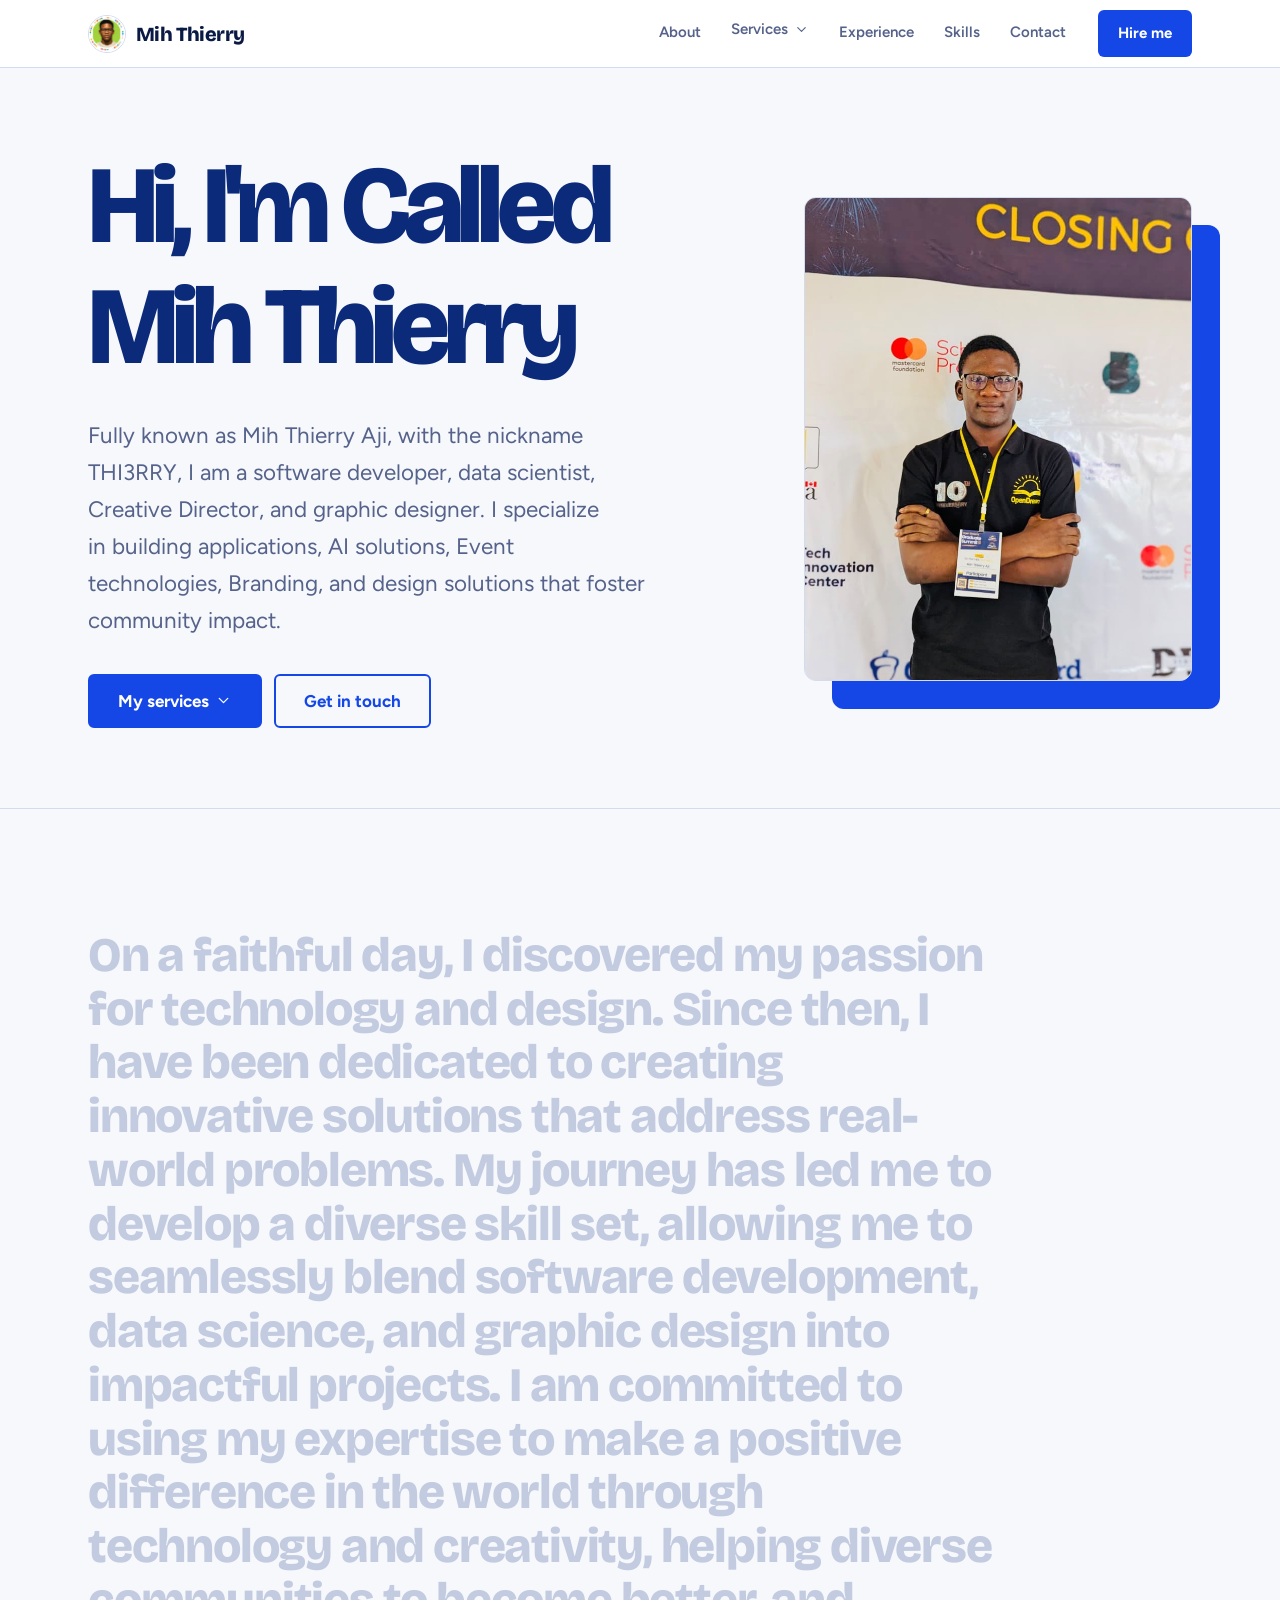
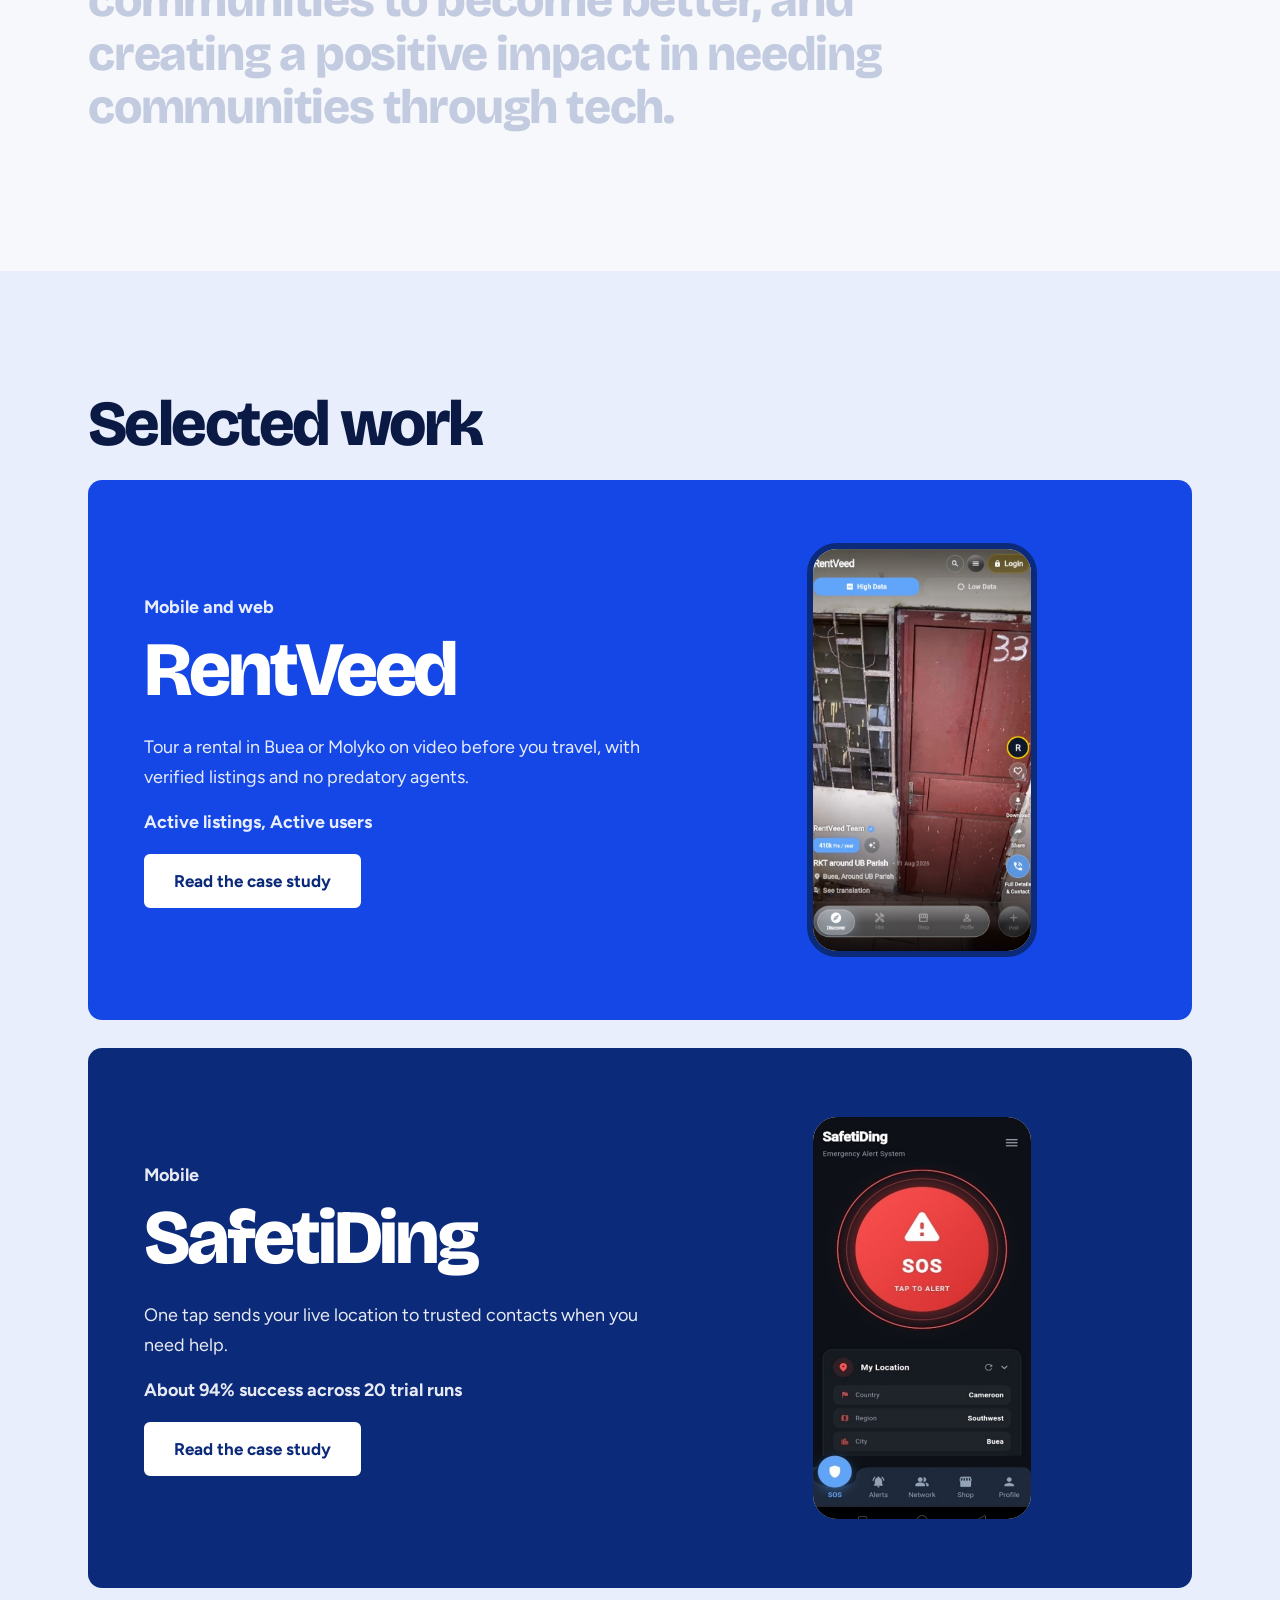
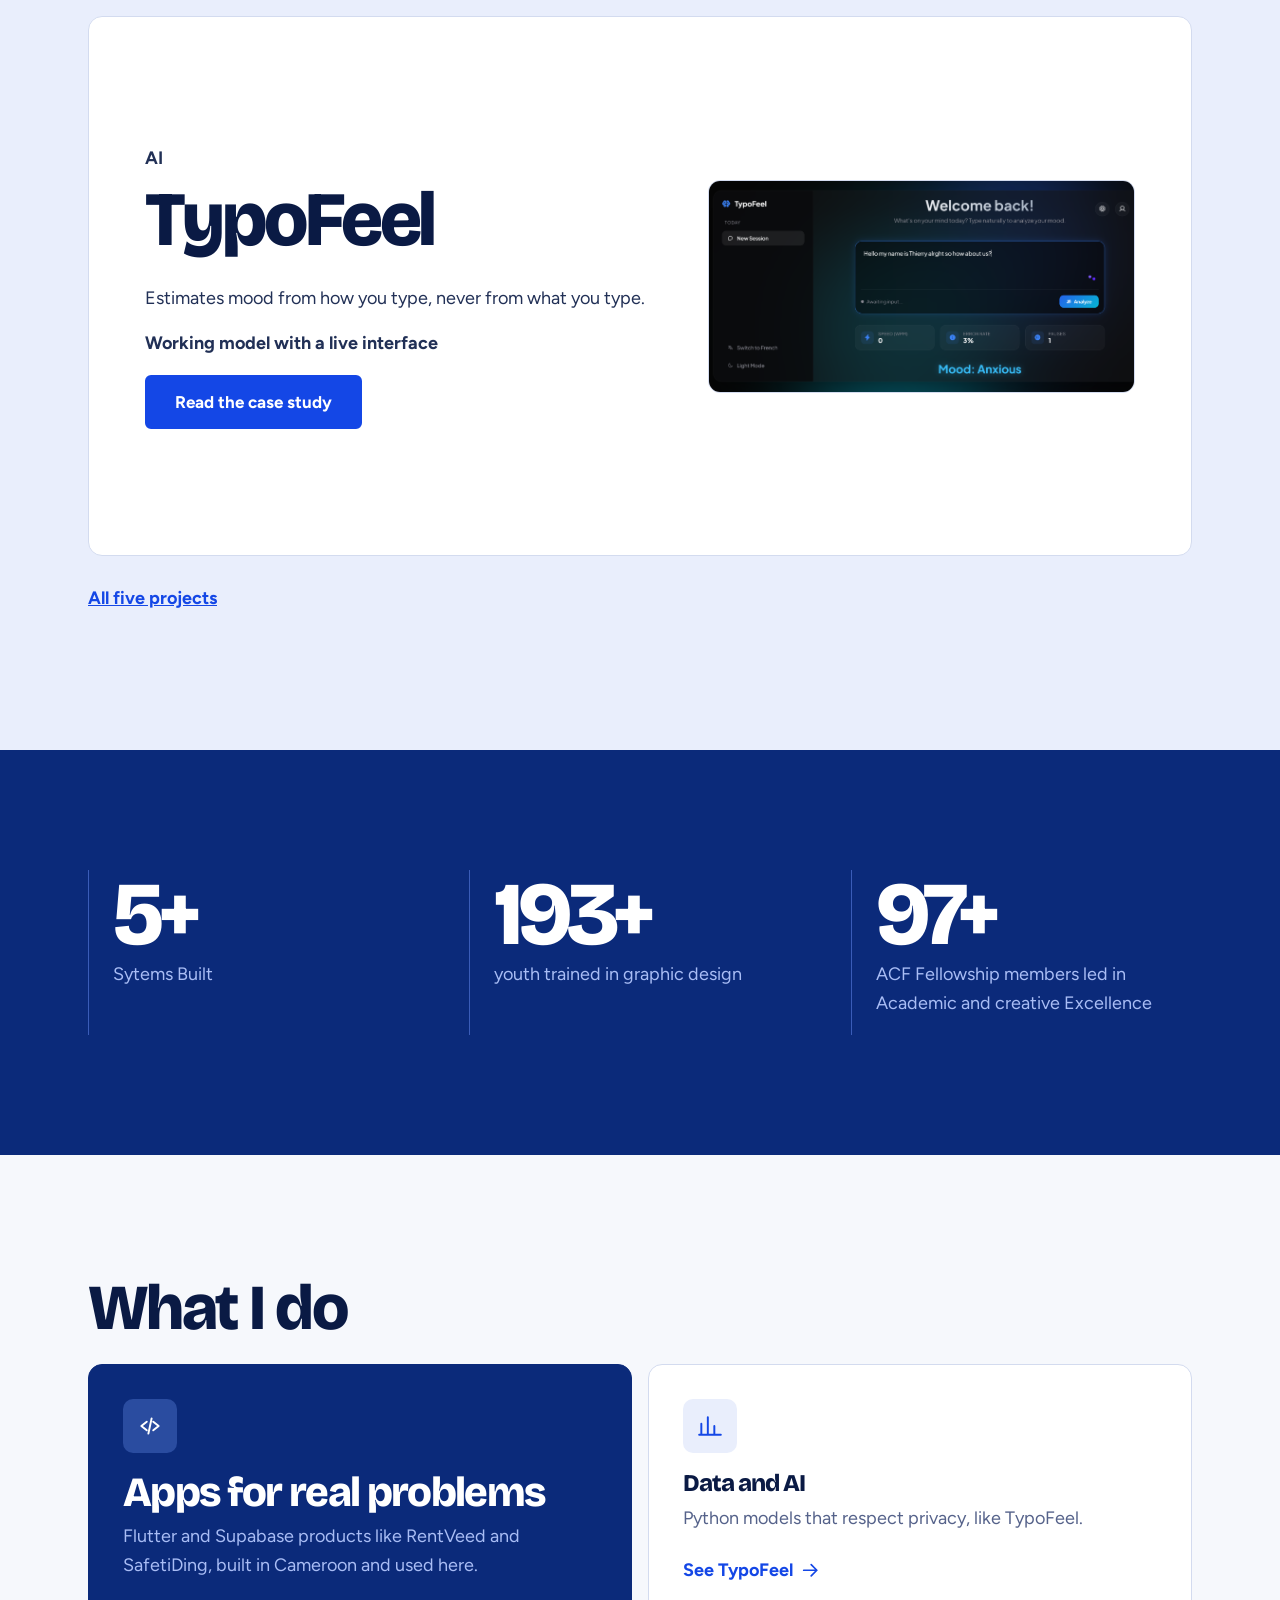
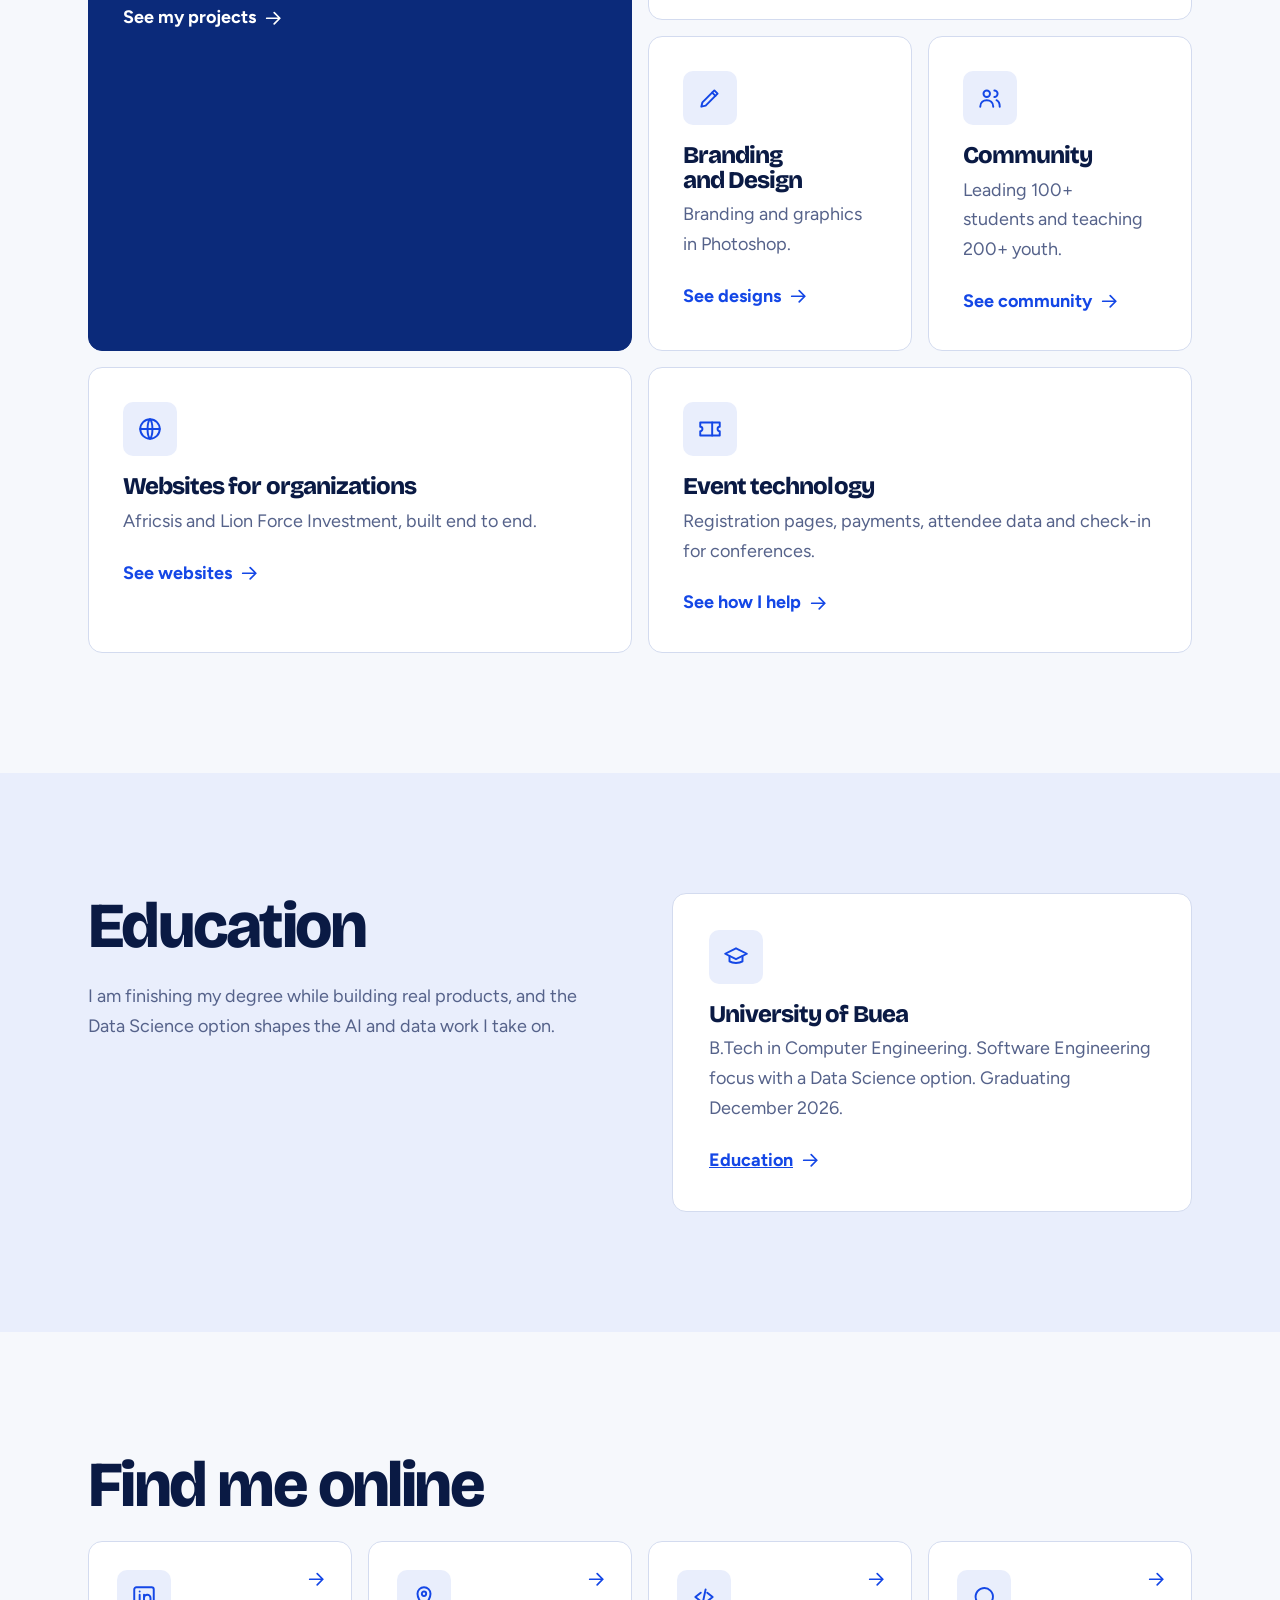
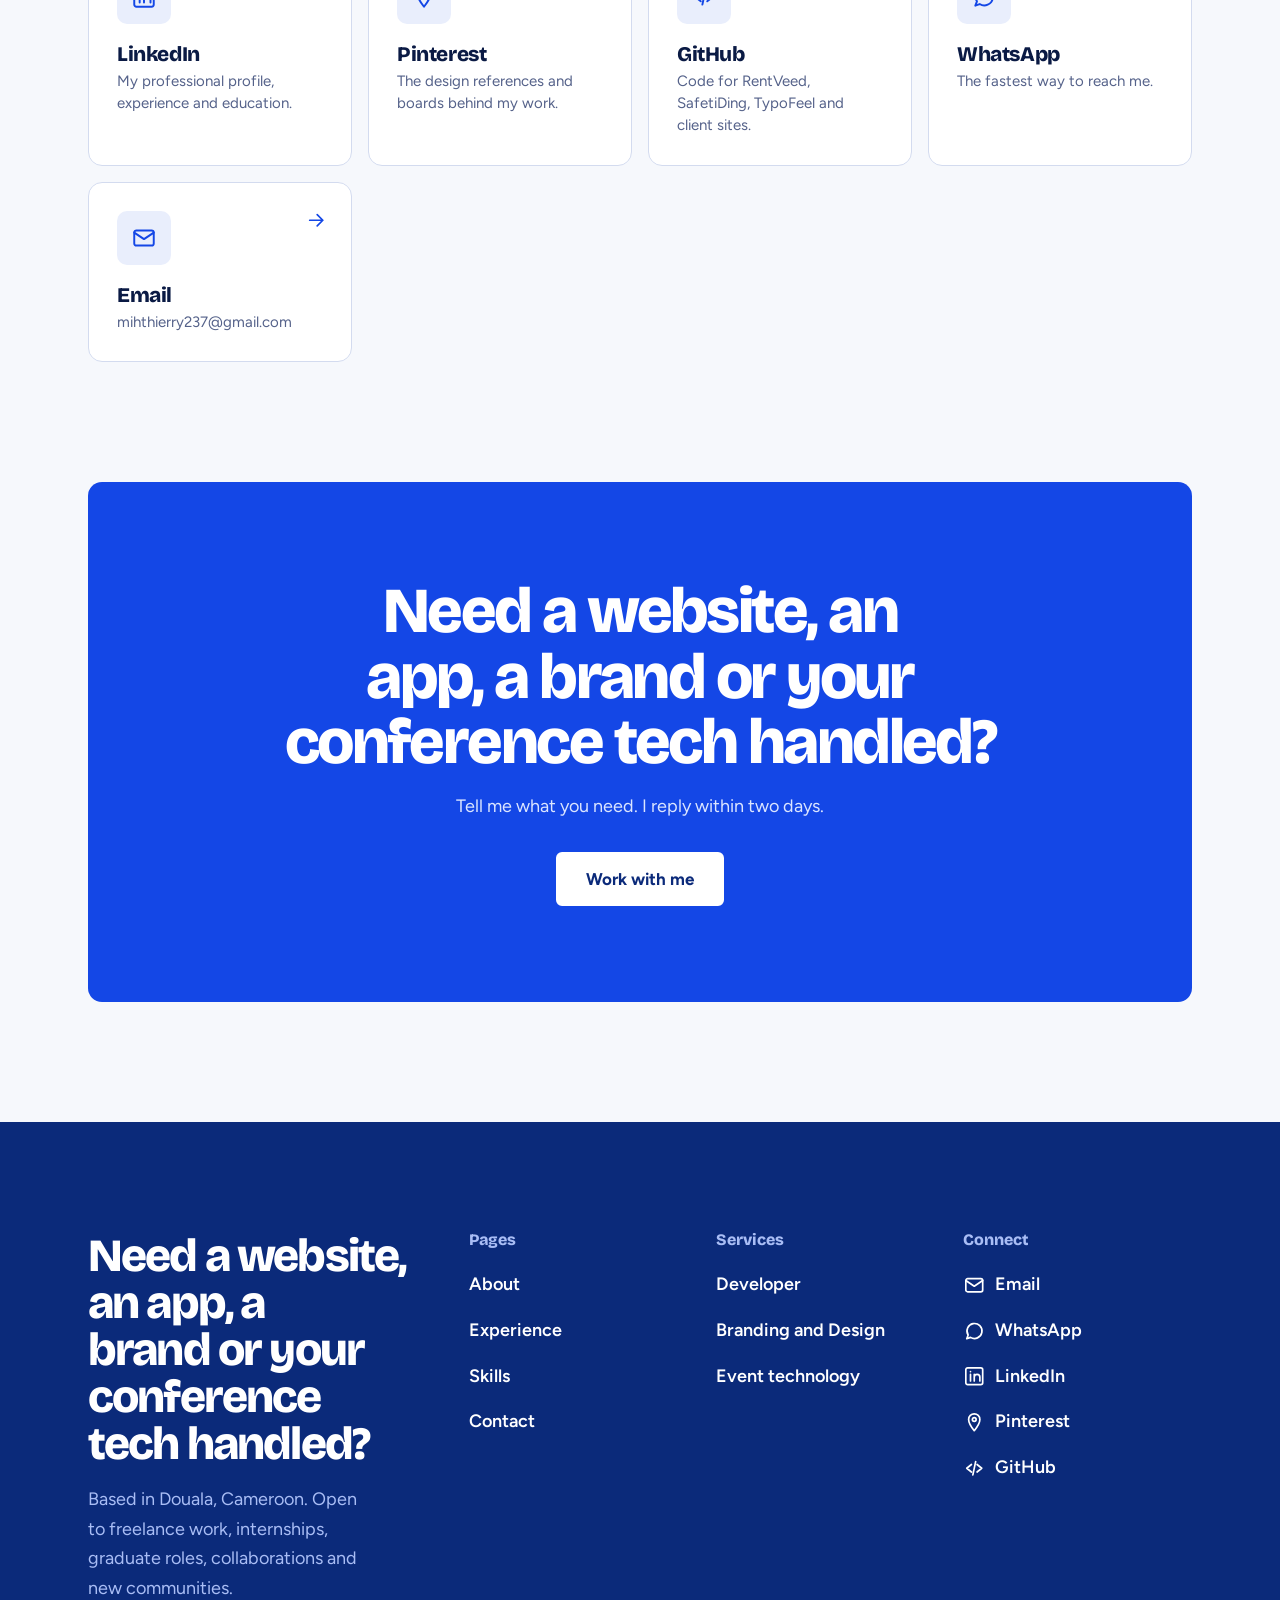
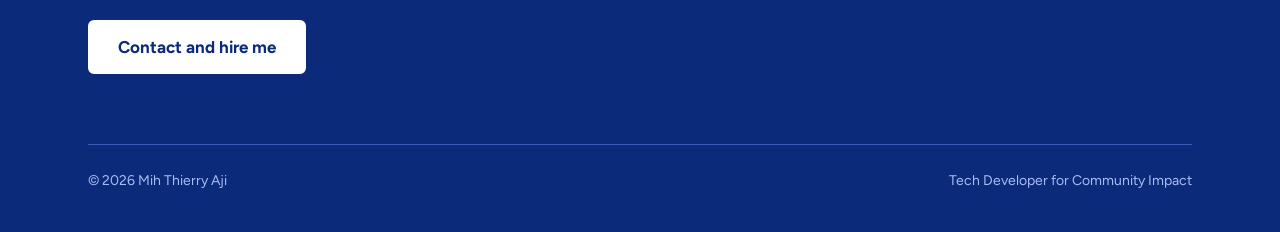
<file: index.html>
<!doctype html>
<html lang="en">
  <head>
    <meta charset="utf-8" />
    <meta name="viewport" content="width=device-width,initial-scale=1" />
    <title>Mih Thierry | Software Developer, Graphic Designer and Data Scientist</title>
    <meta
      name="description"
      content="Software developer and Data Science graduate in Douala, Cameroon, building apps, AI and design for local problems."
    />
    <link rel="preconnect" href="https://fonts.googleapis.com" />
    <link rel="preconnect" href="https://fonts.gstatic.com" crossorigin />
    <link
      href="https://fonts.googleapis.com/css2?family=Bricolage+Grotesque:opsz,wght@12..96,800&family=Figtree:wght@400;500;600;700&display=swap"
      rel="stylesheet"
    />
    <script>
      function fb(i) {
        var k = +(i.dataset.k || 0),
          X = ["png", "webp", "jpeg"];
        if (k < 3) {
          i.dataset.k = k + 1;
          i.src = i.src.replace(/\.[a-z]+$/i, "." + X[k]);
        } else i.remove();
      }
    </script>
    <!-- seo:start -->
    <link rel="canonical" href="https://mihthierry.pages.dev/" />
    <meta name="robots" content="index,follow,max-image-preview:large,max-snippet:-1" />
    <meta name="author" content="Mih Thierry Aji" />
    <meta property="og:type" content="website" />
    <meta property="og:site_name" content="Mih Thierry Aji" />
    <meta property="og:title" content="Mih Thierry | Software Developer, Graphic Designer and Data Scientist" />
    <meta property="og:description" content="Software developer and Data Science graduate in Douala, Cameroon, building apps, AI and design for local problems." />
    <meta property="og:url" content="https://mihthierry.pages.dev/" />
    <meta property="og:image" content="https://mihthierry.pages.dev/images/home-hero-portrait.jpg" />
    <meta property="og:locale" content="en" />
    <meta name="twitter:card" content="summary_large_image" />
    <meta name="twitter:title" content="Mih Thierry | Software Developer, Graphic Designer and Data Scientist" />
    <meta name="twitter:description" content="Software developer and Data Science graduate in Douala, Cameroon, building apps, AI and design for local problems." />
    <meta name="twitter:image" content="https://mihthierry.pages.dev/images/home-hero-portrait.jpg" />
    <script type="application/ld+json">{"@context": "https://schema.org", "@type": "WebSite", "name": "Mih Thierry Aji Portfolio", "url": "https://mihthierry.pages.dev/", "inLanguage": "en"}</script>
    <script type="application/ld+json">{"@context": "https://schema.org", "@type": "Person", "name": "Mih Thierry Aji", "url": "https://mihthierry.pages.dev/", "image": "https://mihthierry.pages.dev/images/home-hero-portrait.jpg", "jobTitle": "Software Developer, Graphic Designer and Data Scientist", "address": {"@type": "PostalAddress", "addressLocality": "Douala", "addressCountry": "CM"}, "sameAs": ["https://www.linkedin.com/in/mih-thierry-01a104377", "https://github.com/THI3RRY-ui", "https://pin.it/66Hg5fz6U"]}</script>
    <!-- seo:end -->
    <link rel="stylesheet" href="css/style.css" />
  </head>
  <body data-page="index">
    <div id="site-header"></div>
    <main>
      <header class="hero h">
        <div class="w g">
          <div>
            <h1>
              <span class="ln"><span>Hi, I'm Called</span></span>
              <span class="ln"><span>Mih Thierry</span></span>
             
            </h1>
            <p>
            Fully known as Mih Thierry Aji, with the nickname THI3RRY, I am a software developer, data scientist, Creative Director, and graphic designer. I specialize in building applications, AI solutions, Event technologies, Branding, and design solutions that foster community impact.
            </p>
            <div class="acts">
              <div data-services></div>
              <a class="btn o" href="contact.html">Get in touch</a>
            </div>
          </div>
          <div class="pf">
            <figure
              class="fig t"
              data-alt="Portrait of Thierry, waist up, natural light, plain background"
            >
              <img
                src="images/home-hero-portrait.jpg"
                alt="Portrait of Thierry, waist up, natural light, plain background"
                onerror="fb(this)"
              />
            </figure>
          </div>
        </div>
      </header>
      <section>
        <div class="w">
          <p class="say">
           On a faithful day, I discovered my passion for technology and design.<br> Since then, I have been dedicated to creating innovative solutions that address real-world problems. <br>My journey has led me to develop a diverse skill set, allowing me to seamlessly blend software development, data science, and graphic design into impactful projects. I am committed to using my expertise to make a positive difference in the world through technology and creativity, helping diverse communities to become better, and creating a positive impact in needing communities through tech.
          </p>
        </div>
      </section>
      <section class="grey">
        <div class="w">
          <h2>Selected work</h2>
          <div class="stk">
            <div class="pc c0">
              <div>
                <p style="margin-bottom: 8px; font-weight: 700">Mobile and web</p>
                <h2>RentVeed</h2>
                <p>
                  Tour a rental in Buea or Molyko on video before you travel, with verified listings
                  and no predatory agents.
                </p>
                <p><b>Active listings, Active users</b></p>
                <a class="btn" href="rentveed.html">Read the case study</a>
              </div>
              <figure
                class="fig p"
                data-alt="RentVeed app on a phone showing the video listing feed"
              >
                <img
                  src="images/rentveed-hero.jpg"
                  alt="RentVeed app on a phone showing the video listing feed"
                  onerror="fb(this)"
                />
              </figure>
            </div>
            <div class="pc c1">
              <div>
                <p style="margin-bottom: 8px; font-weight: 700">Mobile</p>
                <h2>SafetiDing</h2>
                <p>One tap sends your live location to trusted contacts when you need help.</p>
                <p><b>About 94% success across 20 trial runs</b></p>
                <a class="btn" href="safetiding.html">Read the case study</a>
              </div>
              <figure class="fig p" data-alt="SafetiDing SOS screen on a phone">
                <img
                  src="images/safetiding-hero.jpg"
                  alt="SafetiDing SOS screen on a phone"
                  onerror="fb(this)"
                />
              </figure>
            </div>
            <div class="pc c2">
              <div>
                <p style="margin-bottom: 8px; font-weight: 700">AI</p>
                <h2>TypoFeel</h2>
                <p>Estimates mood from how you type, never from what you type.</p>
                <p><b>Working model with a live interface</b></p>
                <a class="btn" href="typofeel.html">Read the case study</a>
              </div>
               <figure class="fig" data-alt="TypoFeel interface">
              <img src="images/typofeel-hero.jpg" alt="TypoFeel interface" onerror="fb(this)" />
            </figure>
            </div>
          </div>
          <p style="margin-top: 20px">
            <a href="developer.html" style="color: var(--blue); font-weight: 700">
              All five projects
            </a>
          </p>
        </div>
      </section>
      <section class="dark">
        <div class="w">
          <div class="nums">
            <div>
              <b data-c="5">5+</b>
              <p>Sytems Built</p>
            </div>
            
            <div>
              <b data-c="200">200+</b>
              <p>youth trained in graphic design</p>
            </div>
            <div>
              <b data-c="100">100+</b>
              <p>ACF Fellowship members led in Academic and creative Excellence</p>
            </div>
          </div>
        </div>
      </section>
      <section>
        <div class="w">
          <h2>What I do</h2>
          <div class="bento">
            <a class="bc big" href="developer.html">
              <span class="ib">
                <svg class="ic" aria-hidden="true"><use href="#i-code" /></svg>
              </span>
              <h3>Apps for real problems</h3>
              <p>
                Flutter and Supabase products like RentVeed and SafetiDing, built in Cameroon and
                used here.
              </p>
              <span class="more">
                See my projects
                <svg class="ic" aria-hidden="true"><use href="#i-arrow" /></svg>
              </span>
            </a>
            <a class="bc w2" href="typofeel.html">
              <span class="ib">
                <svg class="ic" aria-hidden="true"><use href="#i-chart" /></svg>
              </span>
              <h3>Data and AI</h3>
              <p>Python models that respect privacy, like TypoFeel.</p>
              <span class="more">
                See TypoFeel
                <svg class="ic" aria-hidden="true"><use href="#i-arrow" /></svg>
              </span>
            </a>
            <a class="bc" href="design.html">
              <span class="ib">
                <svg class="ic" aria-hidden="true"><use href="#i-pen" /></svg>
              </span>
              <h3>Branding and Design</h3>
              <p>Branding and graphics in Photoshop.</p>
              <span class="more">
                See designs
                <svg class="ic" aria-hidden="true"><use href="#i-arrow" /></svg>
              </span>
            </a>
            <a class="bc" href="about.html#community">
              <span class="ib">
                <svg class="ic" aria-hidden="true"><use href="#i-users" /></svg>
              </span>
              <h3>Community</h3>
              <p>Leading 100+ students and teaching 200+ youth.</p>
              <span class="more">
                See community
                <svg class="ic" aria-hidden="true"><use href="#i-arrow" /></svg>
              </span>
            </a>
            <a class="bc w2" href="developer.html">
              <span class="ib">
                <svg class="ic" aria-hidden="true"><use href="#i-globe" /></svg>
              </span>
              <h3>Websites for organizations</h3>
              <p>Africsis and Lion Force Investment, built end to end.</p>
              <span class="more">
                See websites
                <svg class="ic" aria-hidden="true"><use href="#i-arrow" /></svg>
              </span>
            </a>
            <a class="bc w2" href="events.html">
              <span class="ib">
                <svg class="ic" aria-hidden="true"><use href="#i-ticket" /></svg>
              </span>
              <h3>Event technology</h3>
              <p>Registration pages, payments, attendee data and check-in for conferences.</p>
              <span class="more">
                See how I help
                <svg class="ic" aria-hidden="true"><use href="#i-arrow" /></svg>
              </span>
            </a>
          </div>
        </div>
      </section>
      <section class="grey">
        <div class="w two" style="align-items: start">
          <div>
            <h2>Education</h2>
            <p>
              I am finishing my degree while building real products, and the Data Science option
              shapes the AI and data work I take on.
            </p>
          </div>
          <div class="card">
            <div class="ib">
              <svg class="ic" aria-hidden="true"><use href="#i-cap" /></svg>
            </div>
            <h3>University of Buea</h3>
            <p>
              B.Tech in Computer Engineering. Software Engineering focus with a Data Science option.
              Graduating December 2026.
            </p>
            <a class="more" href="about.html#education">
              Education
              <svg class="ic" aria-hidden="true"><use href="#i-arrow" /></svg>
            </a>
          </div>
        </div>
      </section>
      <section>
        <div class="w">
          <h2>Find me online</h2>
          <div class="scs">
            <a
              class="sc"
              href="https://www.linkedin.com/in/mih-thierry-01a104377"
              target="_blank"
              rel="noopener"
            >
              <span class="ib">
                <svg class="ic" aria-hidden="true"><use href="#i-in" /></svg>
              </span>
              <b>LinkedIn</b>
              <span>My professional profile, experience and education.</span>
              <svg class="ic go" aria-hidden="true"><use href="#i-arrow" /></svg>
            </a>
            <a class="sc" href="https://pin.it/66Hg5fz6U" target="_blank" rel="noopener">
              <span class="ib">
                <svg class="ic" aria-hidden="true"><use href="#i-pin" /></svg>
              </span>
              <b>Pinterest</b>
              <span>The design references and boards behind my work.</span>
              <svg class="ic go" aria-hidden="true"><use href="#i-arrow" /></svg>
            </a>
            <a class="sc" href="https://github.com/THI3RRY-ui" target="_blank" rel="noopener">
              <span class="ib">
                <svg class="ic" aria-hidden="true"><use href="#i-code" /></svg>
              </span>
              <b>GitHub</b>
              <span>Code for RentVeed, SafetiDing, TypoFeel and client sites.</span>
              <svg class="ic go" aria-hidden="true"><use href="#i-arrow" /></svg>
            </a>
            <a class="sc" href="https://wa.me/237654989932" target="_blank" rel="noopener">
              <span class="ib">
                <svg class="ic" aria-hidden="true"><use href="#i-chat" /></svg>
              </span>
              <b>WhatsApp</b>
              <span>The fastest way to reach me.</span>
              <svg class="ic go" aria-hidden="true"><use href="#i-arrow" /></svg>
            </a>
            <a class="sc" href="mailto:mihthierry237@gmail.com">
              <span class="ib">
                <svg class="ic" aria-hidden="true"><use href="#i-mail" /></svg>
              </span>
              <b>Email</b>
              <span>mihthierry237@gmail.com</span>
              <svg class="ic go" aria-hidden="true"><use href="#i-arrow" /></svg>
            </a>
          </div>
        </div>
      </section>
      <section style="padding-top: 0">
        <div class="w">
          <div class="cta">
            <h2>Need a website, an app, a brand or your conference tech handled?</h2>
            <p>Tell me what you need. I reply within two days.</p>
            <a class="btn" href="contact.html">Work with me</a>
          </div>
        </div>
      </section>
    </main>
    <div id="site-footer"></div>
    <script src="js/layout.js"></script>
    <script src="js/main.js"></script>
  </body>
</html>
</file>
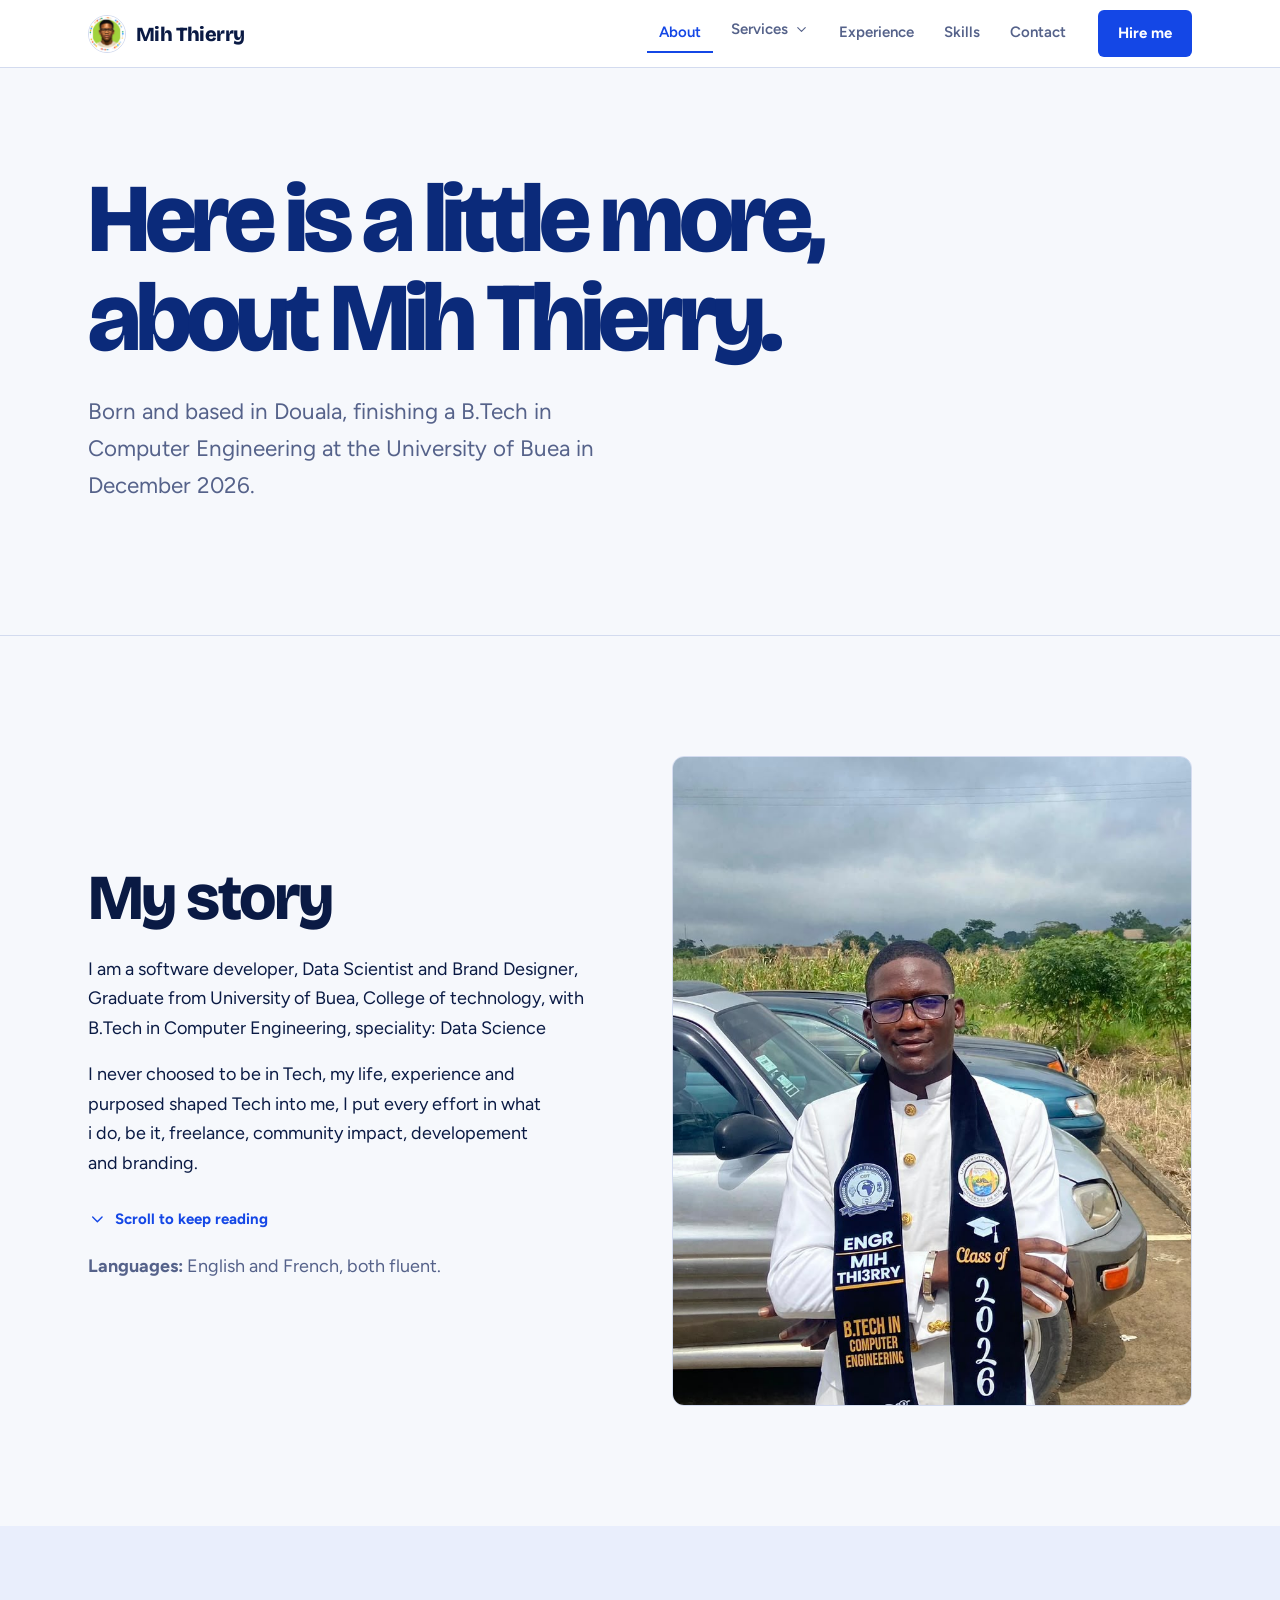
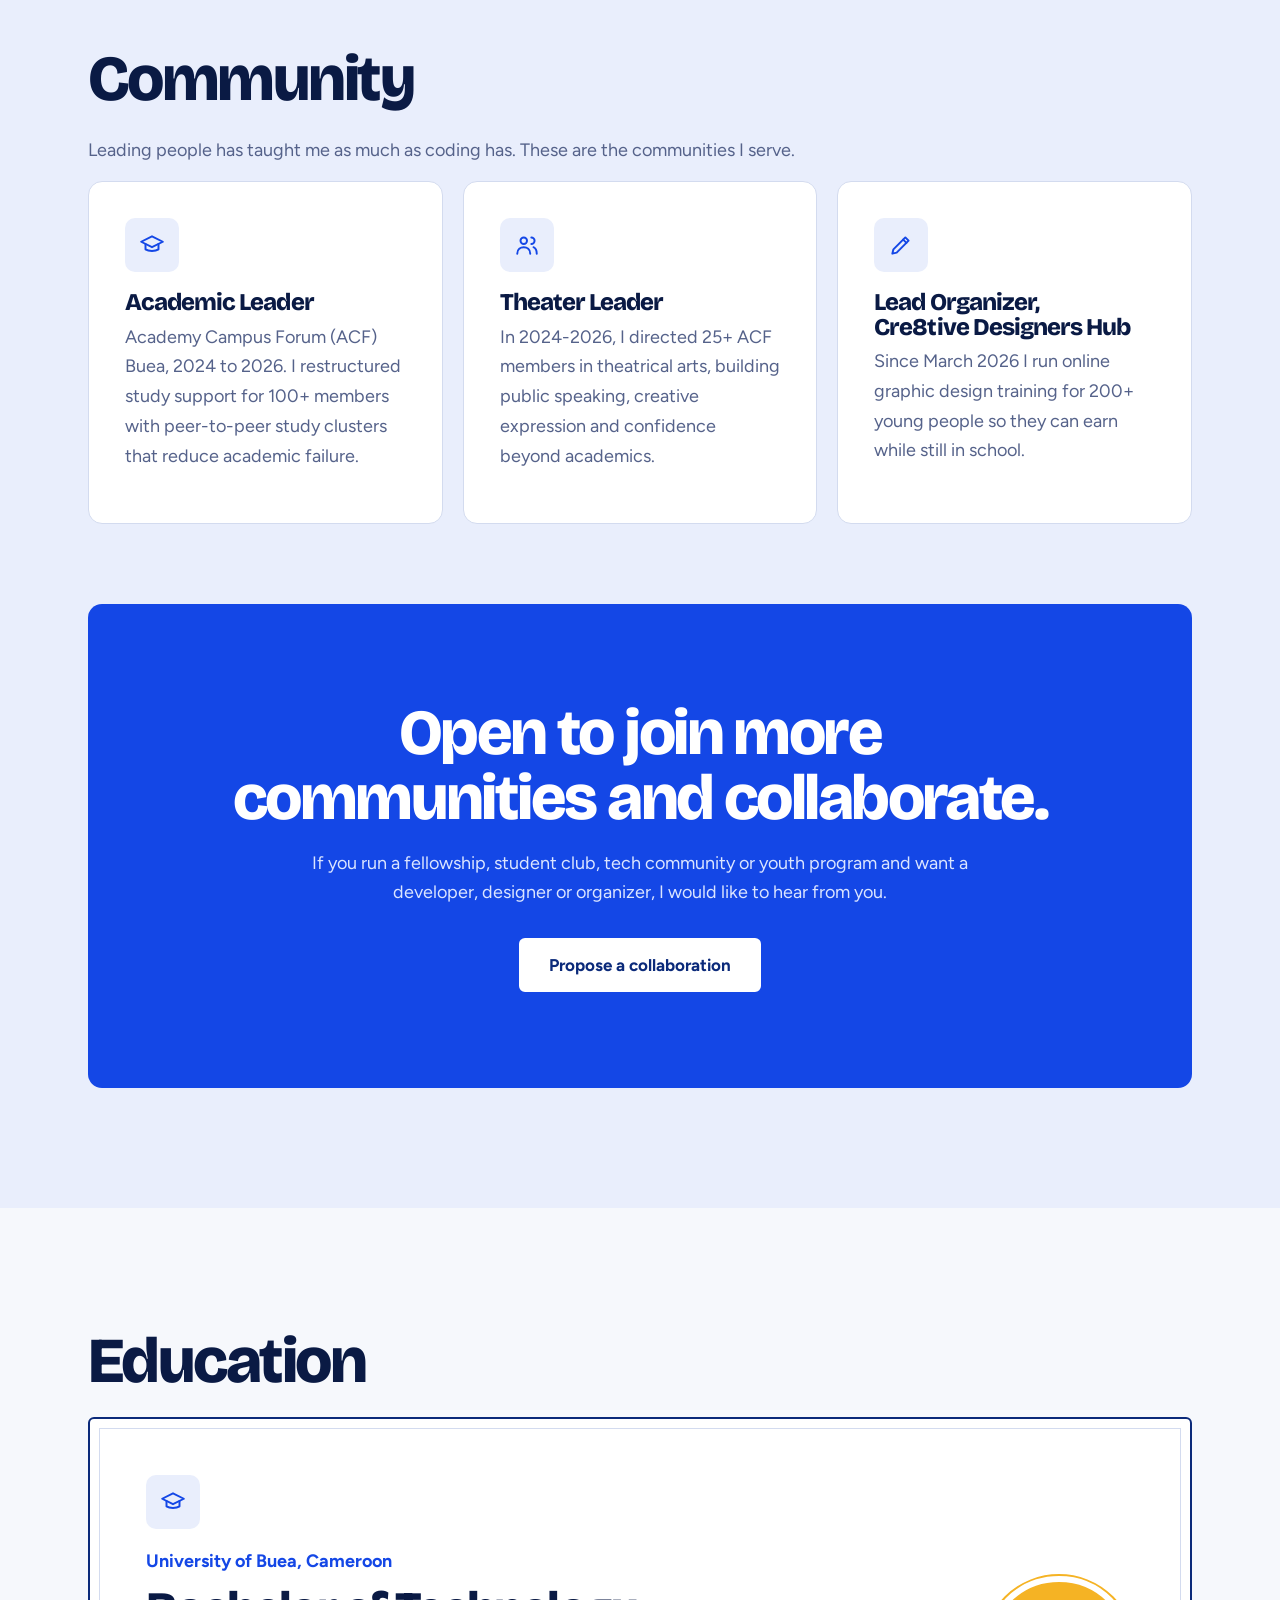
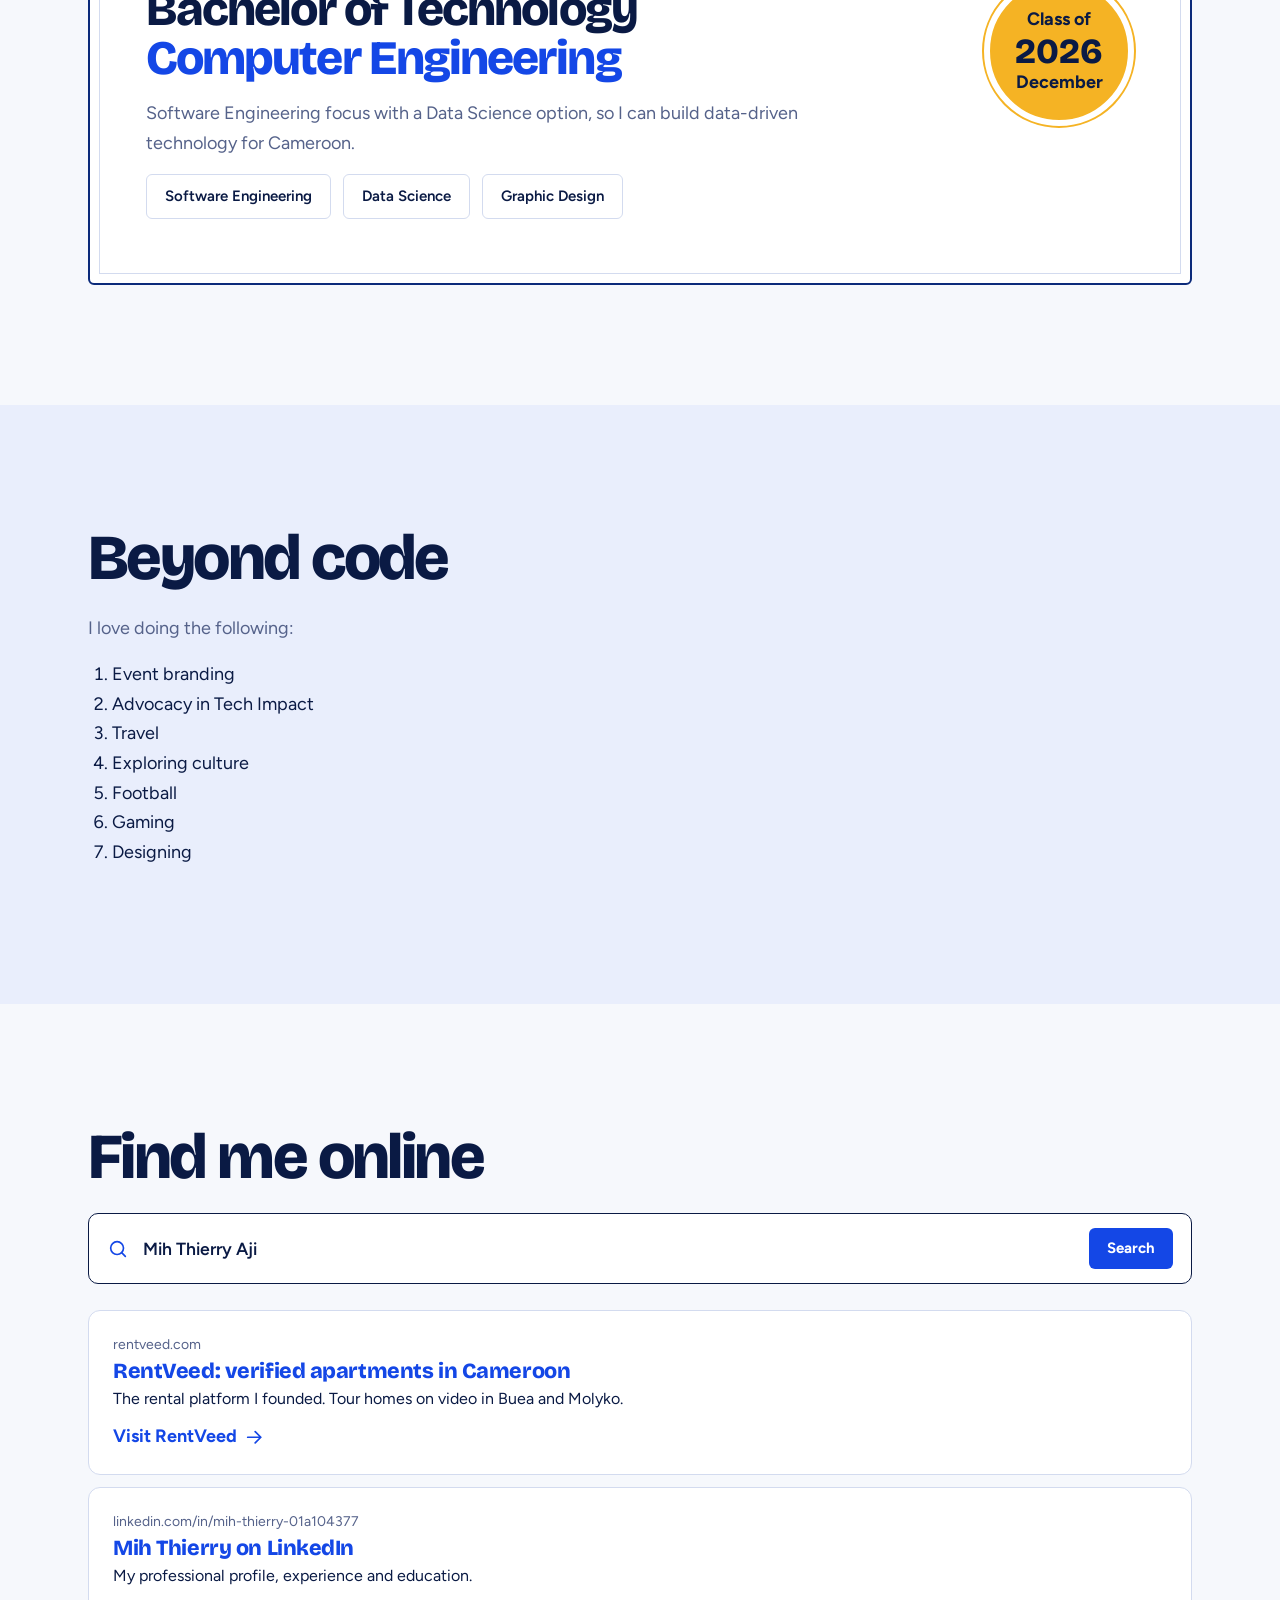
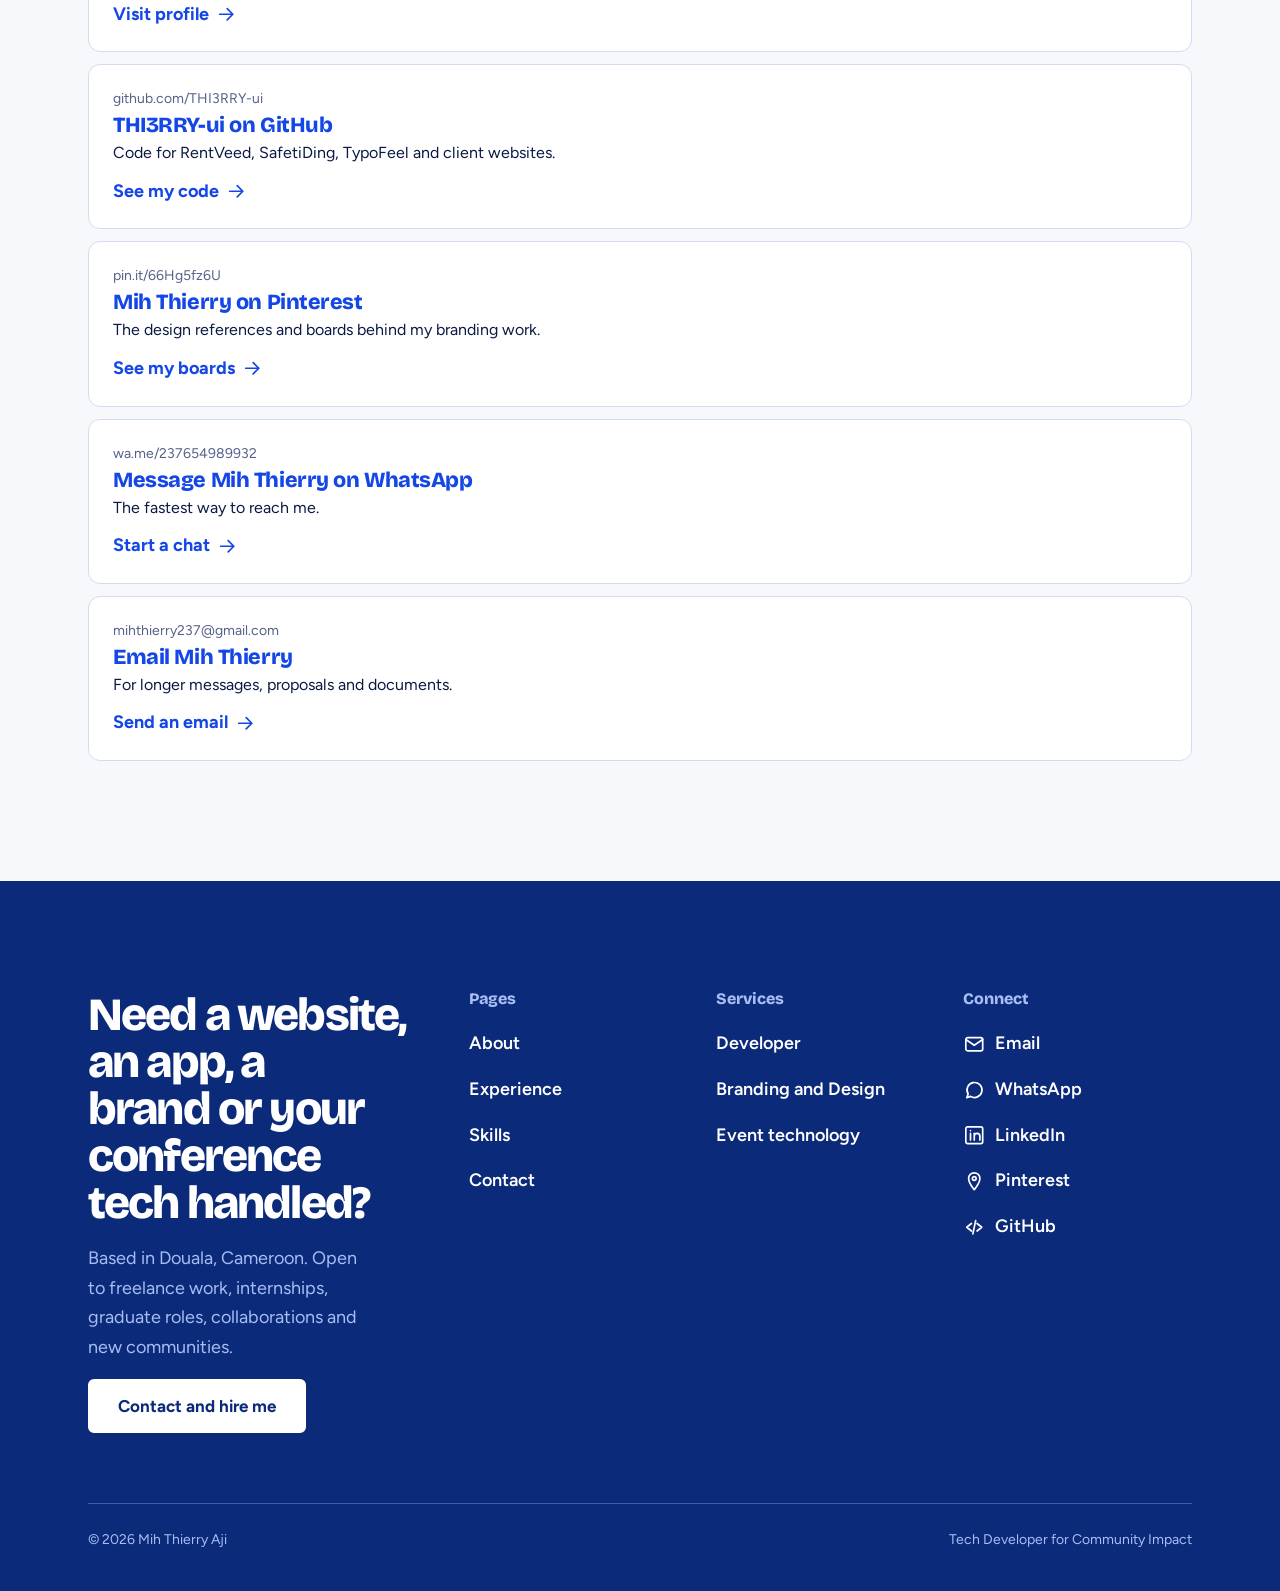
<file: about.html>
<!doctype html>
<html lang="en">
  <head>
    <meta charset="utf-8" />
    <meta name="viewport" content="width=device-width,initial-scale=1" />
    <title>About | Mih Thierry</title>
    <meta
      name="description"
      content="Mih Thierry Aji: Computer Engineering B.Tech student (Data Science) at the University of Buea, software developer and brand designer based in Douala, Cameroon."
    />
    <link rel="preconnect" href="https://fonts.googleapis.com" />
    <link rel="preconnect" href="https://fonts.gstatic.com" crossorigin />
    <link
      href="https://fonts.googleapis.com/css2?family=Bricolage+Grotesque:opsz,wght@12..96,800&family=Figtree:wght@400;500;600;700&display=swap"
      rel="stylesheet"
    />
    <script>
      function fb(i) {
        var k = +(i.dataset.k || 0),
          X = ["png", "webp", "jpeg"];
        if (k < 3) {
          i.dataset.k = k + 1;
          i.src = i.src.replace(/\.[a-z]+$/i, "." + X[k]);
        } else i.remove();
      }
    </script>
    <!-- seo:start -->
    <link rel="canonical" href="https://mihthierry.pages.dev/about" />
    <meta name="robots" content="index,follow,max-image-preview:large,max-snippet:-1" />
    <meta name="author" content="Mih Thierry Aji" />
    <meta property="og:type" content="website" />
    <meta property="og:site_name" content="Mih Thierry Aji" />
    <meta property="og:title" content="About | Mih Thierry" />
    <meta property="og:description" content="Mih Thierry Aji: Computer Engineering B.Tech student (Data Science) at the University of Buea, software developer and brand designer based in Douala, Cameroon." />
    <meta property="og:url" content="https://mihthierry.pages.dev/about" />
    <meta property="og:image" content="https://mihthierry.pages.dev/images/about-portrait.jpg" />
    <meta property="og:locale" content="en" />
    <meta name="twitter:card" content="summary_large_image" />
    <meta name="twitter:title" content="About | Mih Thierry" />
    <meta name="twitter:description" content="Mih Thierry Aji: Computer Engineering B.Tech student (Data Science) at the University of Buea, software developer and brand designer based in Douala, Cameroon." />
    <meta name="twitter:image" content="https://mihthierry.pages.dev/images/about-portrait.jpg" />
    <script type="application/ld+json">{"@context": "https://schema.org", "@type": "WebSite", "name": "Mih Thierry Aji Portfolio", "url": "https://mihthierry.pages.dev/", "inLanguage": "en"}</script>
    <script type="application/ld+json">{"@context": "https://schema.org", "@type": "BreadcrumbList", "itemListElement": [{"@type": "ListItem", "position": 1, "name": "Home", "item": "https://mihthierry.pages.dev/"}, {"@type": "ListItem", "position": 2, "name": "About", "item": "https://mihthierry.pages.dev/about"}]}</script>
    <script type="application/ld+json">{"@context": "https://schema.org", "@type": "WebPage", "name": "About | Mih Thierry", "url": "https://mihthierry.pages.dev/about", "description": "Mih Thierry Aji: Computer Engineering B.Tech student (Data Science) at the University of Buea, software developer and brand designer based in Douala, Cameroon.", "isPartOf": {"@type": "WebSite", "url": "https://mihthierry.pages.dev/"}, "about": {"@type": "Person", "name": "Mih Thierry Aji", "url": "https://mihthierry.pages.dev/"}}</script>
    <!-- seo:end -->
    <link rel="stylesheet" href="css/style.css" />
  </head>
  <body data-page="about">
    <div id="site-header"></div>
    <main>
      <header class="hero s">
        <div class="w">
          <h1>Here is a little more, about Mih Thierry.</h1>
          <p>
            Born and based in Douala, finishing a B.Tech in Computer Engineering at the University
            of Buea in December 2026.
          </p>
        </div>
      </header>
      <section id="story">
        <div class="w two">
          <div>
            <h2>My story</h2>
            <div class="story">
              <p>
                I am a software developer, Data Scientist and Brand Designer, Graduate from University of Buea,
                College of technology, with B.Tech in Computer Engineering, speciality: Data Science
              </p>
              <p>
                I never choosed to be in Tech, my life, experience and purposed shaped Tech into me, I put every effort in what i do,
                be it, freelance, community impact, developement and branding.
              </p>
              <p>
                Ive worked closely with companies for freelancing like Lion Force Investment Company, Africsis, Zepstra etc, and 
                this companies have shaped my experience in the fields i operate in.
              </p>
              <p>
                Outside code, I build impact, and help communities be better
              </p>
            </div>
            <div class="hint" id="storyHint">
              <svg class="ic" aria-hidden="true"><use href="#i-down" /></svg>
              Scroll to keep reading
            </div>
            <p style="margin-top: 20px">
              <b>Languages:</b>
              English and French, both fluent.
            </p>
          </div>
          <figure class="fig t" data-alt="Portrait of Thierry">
            <img src="images/about-portrait.jpg" alt="Portrait of Thierry" onerror="fb(this)" />
          </figure>
        </div>
      </section>
      <section id="community" class="grey">
        <div class="w">
          <h2>Community</h2>
          <p>
            Leading people has taught me as much as coding has. These are the communities I serve.
          </p>
          <div class="cards">
            <div class="card">
              <span class="ib">
                <svg class="ic" aria-hidden="true"><use href="#i-cap" /></svg>
              </span>
              <h3>Academic Leader</h3>
              <p>
                Academy Campus Forum (ACF) Buea, 2024 to 2026. I restructured study support for 100+
                members with peer-to-peer study clusters that reduce academic failure.
              </p>
            </div>
            <div class="card">
              <span class="ib">
                <svg class="ic" aria-hidden="true"><use href="#i-users" /></svg>
              </span>
              <h3>Theater Leader</h3>
              <p>
                In 2024-2026, I directed 25+ ACF members in theatrical arts, building public speaking, creative
                expression and confidence beyond academics.
              </p>
            </div>
            <div class="card">
              <span class="ib">
                <svg class="ic" aria-hidden="true"><use href="#i-pen" /></svg>
              </span>
              <h3>Lead Organizer, Cre8tive Designers Hub</h3>
              <p>
                Since March 2026 I run online graphic design training for 200+ young people so they
                can earn while still in school.
              </p>
            </div>
          </div>
          <div class="two" style="margin-top: 40px">
            
          </div>
          <div class="cta" style="margin-top: 40px">
            <h2>Open to join more communities and collaborate.</h2>
            <p>
              If you run a fellowship, student club, tech community or youth program and want a
              developer, designer or organizer, I would like to hear from you.
            </p>
            <a class="btn" href="contact.html">Propose a collaboration</a>
          </div>
        </div>
      </section>
      <section id="education">
        <div class="w">
          <h2>Education</h2>
          <div class="cert">
            <div>
              <span class="ib">
                <svg class="ic" aria-hidden="true"><use href="#i-cap" /></svg>
              </span>
              <p class="cl">University of Buea, Cameroon</p>
              <h3>Bachelor of Technology</h3>
              <h3 class="sub">Computer Engineering</h3>
              <p>
                Software Engineering focus with a Data Science option, so I can build data-driven
                technology for Cameroon.
              </p>
              <div class="tags">
                <span>Software Engineering</span>
                <span>Data Science</span>
                <span>Graphic Design</span>
              </div>
            </div>
            <div class="seal">
              <span>
                Class of
                <b>2026</b>
                December
              </span>
            </div>
          </div>
        </div>
      </section>
      <section id="beyond" class="grey">
        <div class="w">
          <h2>Beyond code</h2>
          <p style="margin-top: 24px"> I love doing the following: 
            <ol style="margin-top: 12px">
              <li style="margin-left: 24px">Event branding</li>
              <li style="margin-left: 24px">Advocacy in Tech Impact</li>
              <li style="margin-left: 24px">Travel</li>
              <li style="margin-left: 24px">Exploring culture</li>
              <li style="margin-left: 24px">Football</li>
              <li style="margin-left: 24px">Gaming</li>
              <li style="margin-left: 24px">Designing</li>
            </ol>
          </p>
        </div>
      </section>
      <section id="online">
        <div class="w">
          <h2>Find me online</h2>
          <div class="sbar">
            <svg class="ic" aria-hidden="true"><use href="#i-search" /></svg>
            <span>Mih Thierry Aji</span>
            <b>Search</b>
          </div>
          <div class="results">
            <a class="res" href="https://rentveed.com" target="_blank" rel="noopener">
              <span class="rl">rentveed.com</span>
              <span class="rt">RentVeed: verified apartments in Cameroon</span>
              <span class="rd">
                The rental platform I founded. Tour homes on video in Buea and Molyko.
              </span>
              <span class="more">
                Visit RentVeed
                <svg class="ic" aria-hidden="true"><use href="#i-arrow" /></svg>
              </span>
            </a>
            <a
              class="res"
              href="https://www.linkedin.com/in/mih-thierry-01a104377"
              target="_blank"
              rel="noopener"
            >
              <span class="rl">linkedin.com/in/mih-thierry-01a104377</span>
              <span class="rt">Mih Thierry on LinkedIn</span>
              <span class="rd">My professional profile, experience and education.</span>
              <span class="more">
                Visit profile
                <svg class="ic" aria-hidden="true"><use href="#i-arrow" /></svg>
              </span>
            </a>
            <a class="res" href="https://github.com/THI3RRY-ui" target="_blank" rel="noopener">
              <span class="rl">github.com/THI3RRY-ui</span>
              <span class="rt">THI3RRY-ui on GitHub</span>
              <span class="rd">Code for RentVeed, SafetiDing, TypoFeel and client websites.</span>
              <span class="more">
                See my code
                <svg class="ic" aria-hidden="true"><use href="#i-arrow" /></svg>
              </span>
            </a>
            <a class="res" href="https://pin.it/66Hg5fz6U" target="_blank" rel="noopener">
              <span class="rl">pin.it/66Hg5fz6U</span>
              <span class="rt">Mih Thierry on Pinterest</span>
              <span class="rd">The design references and boards behind my branding work.</span>
              <span class="more">
                See my boards
                <svg class="ic" aria-hidden="true"><use href="#i-arrow" /></svg>
              </span>
            </a>
            <a class="res" href="https://wa.me/237654989932" target="_blank" rel="noopener">
              <span class="rl">wa.me/237654989932</span>
              <span class="rt">Message Mih Thierry on WhatsApp</span>
              <span class="rd">The fastest way to reach me.</span>
              <span class="more">
                Start a chat
                <svg class="ic" aria-hidden="true"><use href="#i-arrow" /></svg>
              </span>
            </a>
            <a class="res" href="mailto:mihthierry237@gmail.com">
              <span class="rl">mihthierry237@gmail.com</span>
              <span class="rt">Email Mih Thierry</span>
              <span class="rd">For longer messages, proposals and documents.</span>
              <span class="more">
                Send an email
                <svg class="ic" aria-hidden="true"><use href="#i-arrow" /></svg>
              </span>
            </a>
          </div>
        </div>
      </section>
    </main>
    <div id="site-footer"></div>
    <script src="js/layout.js"></script>
    <script src="js/main.js"></script>
  </body>
</html>
</file>
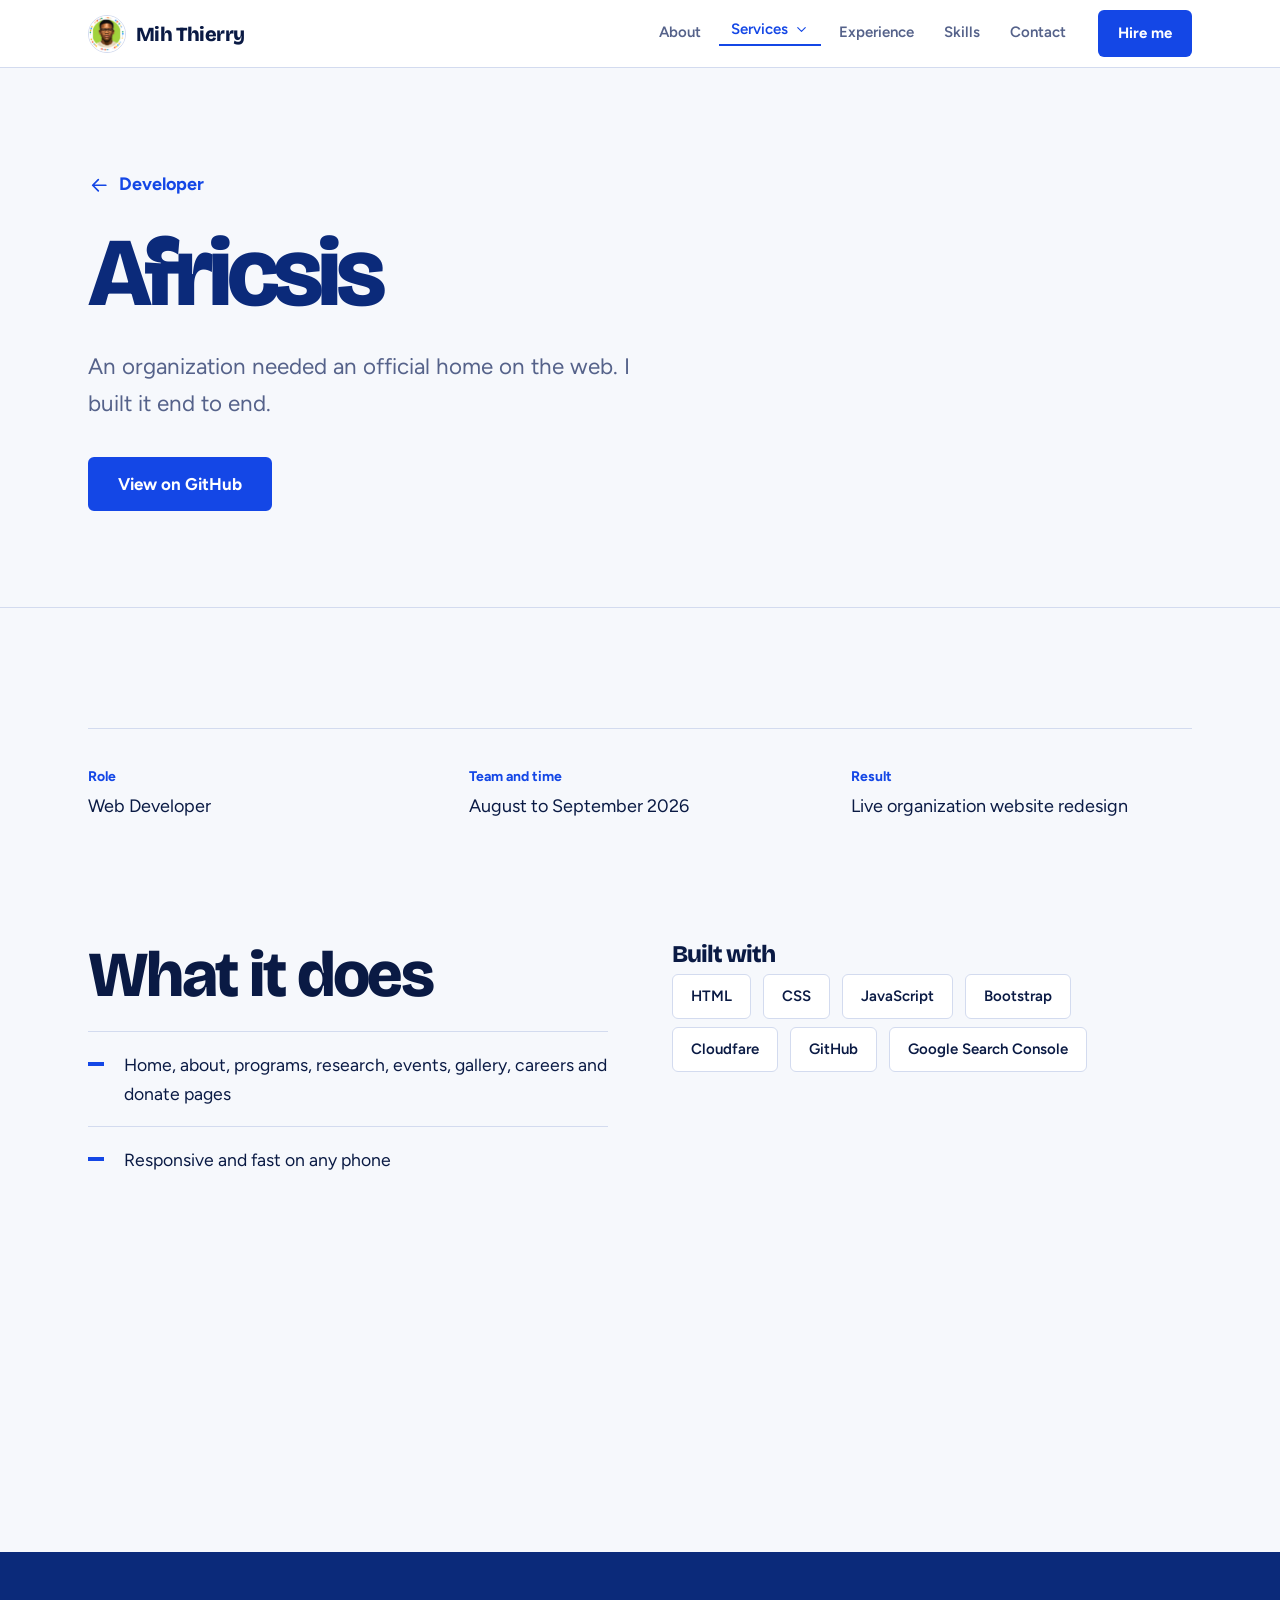
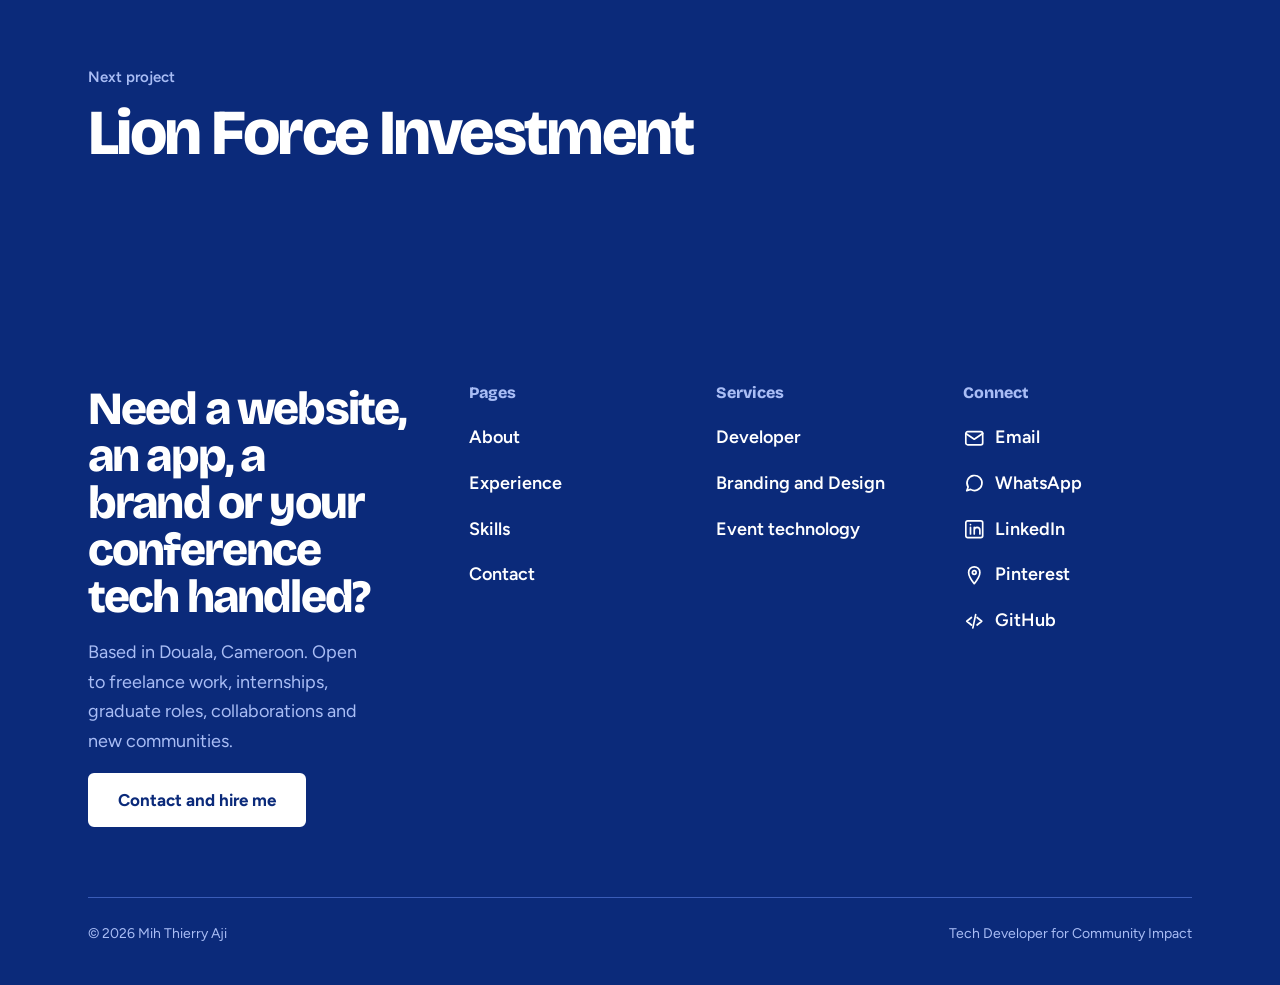
<file: africsis.html>
<!doctype html>
<html lang="en">
  <head>
    <meta charset="utf-8" />
    <meta name="viewport" content="width=device-width,initial-scale=1" />
    <title>Africsis | Mih Thierry Aji</title>
    <meta
      name="description"
      content="Africsis: an official website for an organization, designed and built end to end by Mih Thierry Aji, software developer in Douala, Cameroon."
    />
    <link rel="preconnect" href="https://fonts.googleapis.com" />
    <link rel="preconnect" href="https://fonts.gstatic.com" crossorigin />
    <link
      href="https://fonts.googleapis.com/css2?family=Bricolage+Grotesque:opsz,wght@12..96,800&family=Figtree:wght@400;500;600;700&display=swap"
      rel="stylesheet"
    />
    <script>
      function fb(i) {
        var k = +(i.dataset.k || 0),
          X = ["png", "webp", "jpeg"];
        if (k < 3) {
          i.dataset.k = k + 1;
          i.src = i.src.replace(/\.[a-z]+$/i, "." + X[k]);
        } else i.remove();
      }
    </script>
    <!-- seo:start -->
    <link rel="canonical" href="https://mihthierry.pages.dev/africsis" />
    <meta name="robots" content="index,follow,max-image-preview:large,max-snippet:-1" />
    <meta name="author" content="Mih Thierry Aji" />
    <meta property="og:type" content="website" />
    <meta property="og:site_name" content="Mih Thierry Aji" />
    <meta property="og:title" content="Africsis | Mih Thierry Aji" />
    <meta property="og:description" content="Africsis: an official website for an organization, designed and built end to end by Mih Thierry Aji, software developer in Douala, Cameroon." />
    <meta property="og:url" content="https://mihthierry.pages.dev/africsis" />
    <meta property="og:image" content="https://mihthierry.pages.dev/images/home-hero-portrait.jpg" />
    <meta property="og:locale" content="en" />
    <meta name="twitter:card" content="summary_large_image" />
    <meta name="twitter:title" content="Africsis | Mih Thierry Aji" />
    <meta name="twitter:description" content="Africsis: an official website for an organization, designed and built end to end by Mih Thierry Aji, software developer in Douala, Cameroon." />
    <meta name="twitter:image" content="https://mihthierry.pages.dev/images/home-hero-portrait.jpg" />
    <script type="application/ld+json">{"@context": "https://schema.org", "@type": "WebSite", "name": "Mih Thierry Aji Portfolio", "url": "https://mihthierry.pages.dev/", "inLanguage": "en"}</script>
    <script type="application/ld+json">{"@context": "https://schema.org", "@type": "BreadcrumbList", "itemListElement": [{"@type": "ListItem", "position": 1, "name": "Home", "item": "https://mihthierry.pages.dev/"}, {"@type": "ListItem", "position": 2, "name": "Africsis", "item": "https://mihthierry.pages.dev/africsis"}]}</script>
    <script type="application/ld+json">{"@context": "https://schema.org", "@type": "WebPage", "name": "Africsis | Mih Thierry Aji", "url": "https://mihthierry.pages.dev/africsis", "description": "Africsis: an official website for an organization, designed and built end to end by Mih Thierry Aji, software developer in Douala, Cameroon.", "isPartOf": {"@type": "WebSite", "url": "https://mihthierry.pages.dev/"}, "about": {"@type": "Person", "name": "Mih Thierry Aji", "url": "https://mihthierry.pages.dev/"}}</script>
    <!-- seo:end -->
    <link rel="stylesheet" href="css/style.css" />
  </head>
  <body data-page="africsis">
    <div id="site-header"></div>
    <main>
      <header class="hero s">
        <div class="w">
          <h1>Africsis</h1>
          <p>An organization needed an official home on the web. I built it end to end.</p>
          <div class="acts">
            <a
              class="btn y"
              href="https://github.com/THI3RRY-ui/Africsis"
              target="_blank"
              rel="noopener"
            >
              View on GitHub
            </a>
          </div>
        </div>
      </header>
      <section>
        <div class="w">
          <div class="facts">
            <div>
              <b>Role</b>
              Web Developer
            </div>
            <div>
              <b>Team and time</b>
              August to September 2026
            </div>
            <div>
              <b>Result</b>
              Live organization website redesign
            </div>
          </div>
        </div>
      </section>
      <section style="padding-top: 0">
        <div class="w two" style="align-items: start">
          <div>
            <h2>What it does</h2>
            <ul class="pts">
              <li>Home, about, programs, research, events, gallery, careers and donate pages</li>
              <li>Responsive and fast on any phone</li>
            </ul>
          </div>
          <div>
            <h3>Built with</h3>
            <div class="tags">
              <span>HTML</span>
              <span>CSS</span>
              <span>JavaScript</span>
              <span>Bootstrap</span>
              <span>Cloudfare</span>
              <span>GitHub</span>
              <span>Google Search Console</span>
              
            </div>
          </div>
        </div>
      </section>
      <section>
        <div class="w">
          <div class="gal">
            
          </div>
        </div>
      </section>
      <a class="next dark" href="lion-force.html">
        <div class="w">
          <small>Next project</small>
          <h2>Lion Force Investment</h2>
        </div>
      </a>
    </main>
    <div id="site-footer"></div>
    <script src="js/layout.js"></script>
    <script src="js/main.js"></script>
  </body>
</html>
</file>
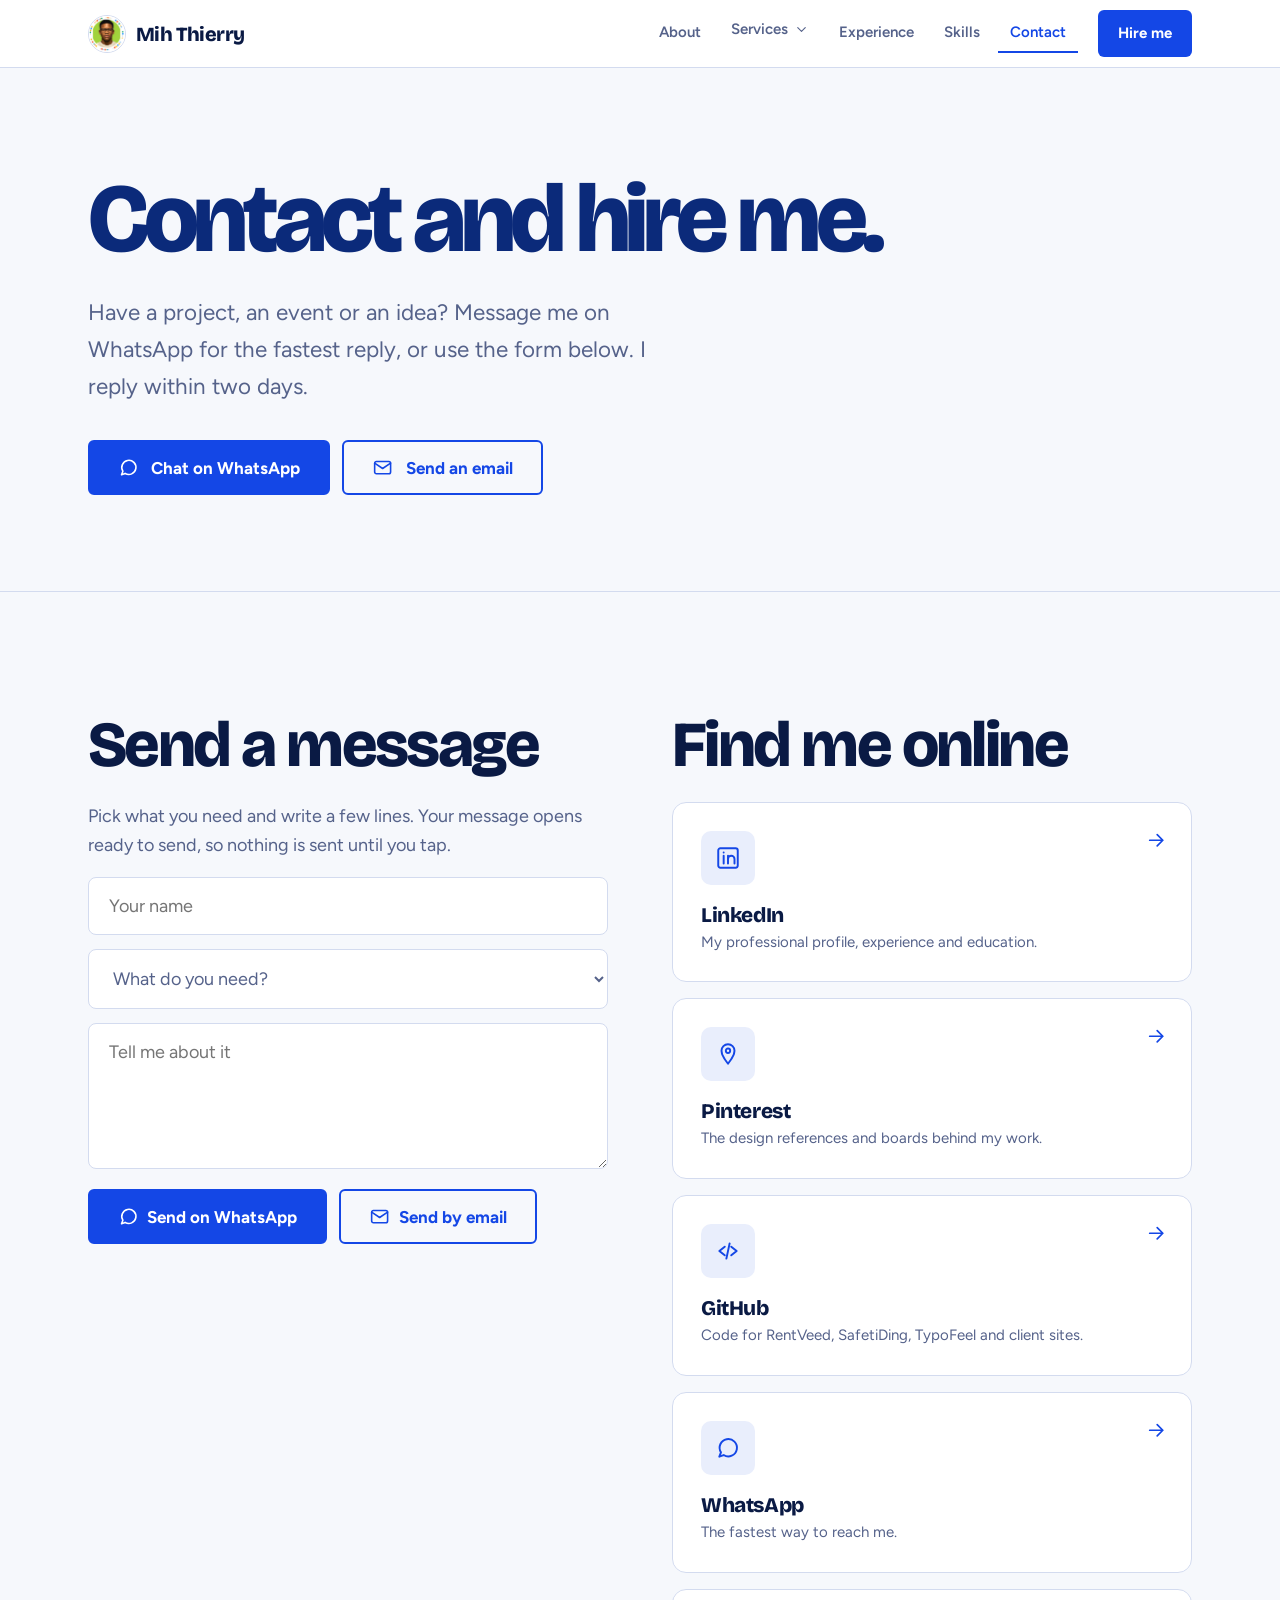
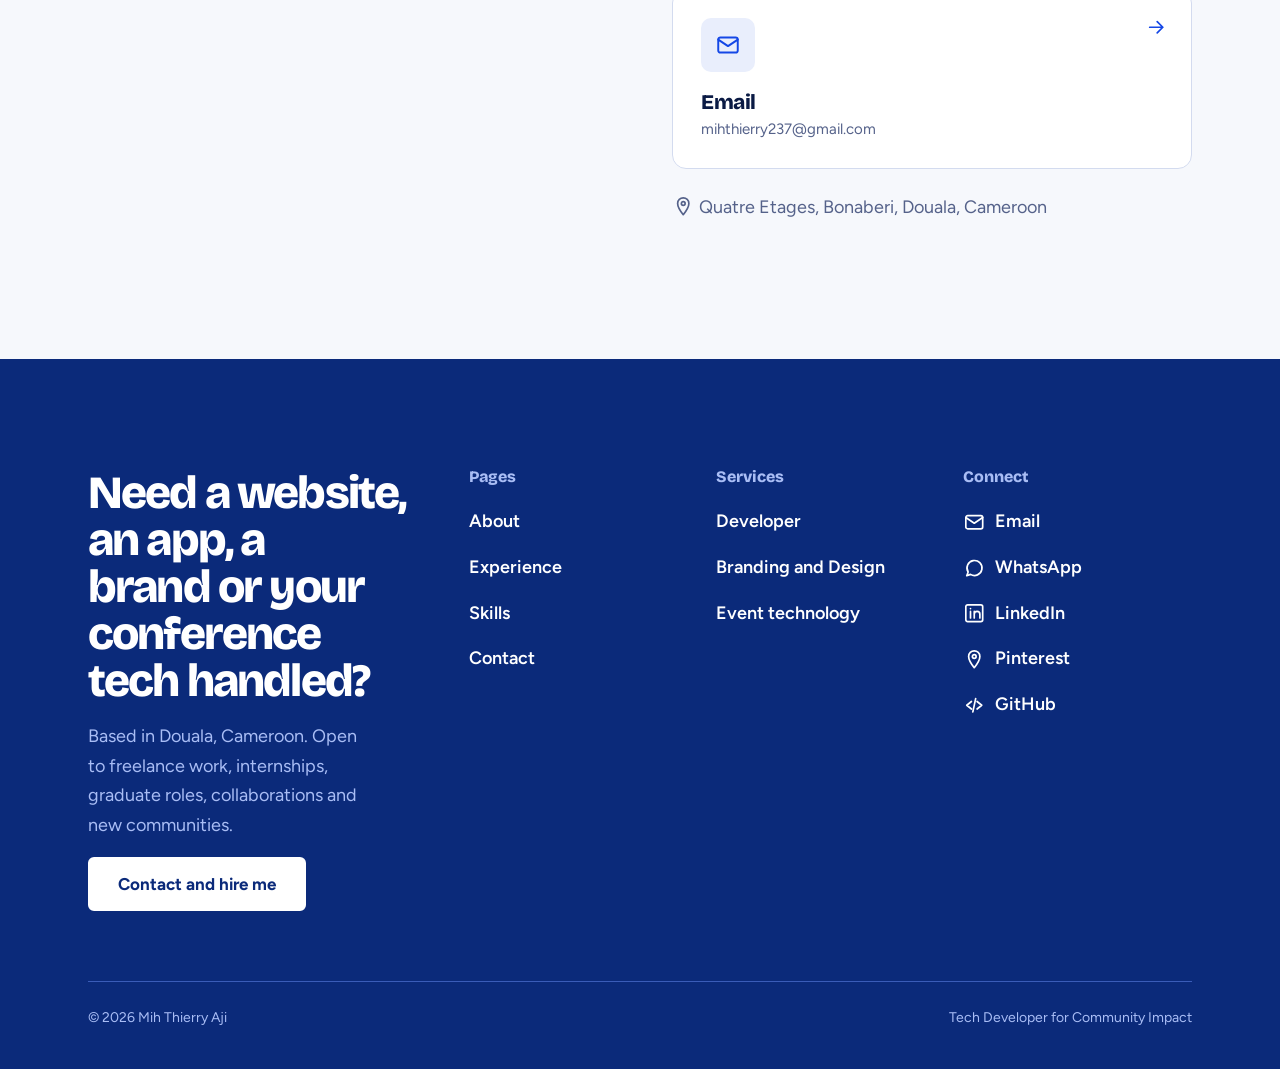
<file: contact.html>
<!doctype html>
<html lang="en">
  <head>
    <meta charset="utf-8" />
    <meta name="viewport" content="width=device-width,initial-scale=1" />
    <title>Contact | Mih Thierry Aji</title>
    <meta
      name="description"
      content="Hire Mih Thierry Aji in Douala, Cameroon. Message on WhatsApp or by email about websites, apps, event technology or branding. Replies within two days."
    />
    <link rel="preconnect" href="https://fonts.googleapis.com" />
    <link rel="preconnect" href="https://fonts.gstatic.com" crossorigin />
    <link
      href="https://fonts.googleapis.com/css2?family=Bricolage+Grotesque:opsz,wght@12..96,800&family=Figtree:wght@400;500;600;700&display=swap"
      rel="stylesheet"
    />
    <script>
      function fb(i) {
        var k = +(i.dataset.k || 0),
          X = ["png", "webp", "jpeg"];
        if (k < 3) {
          i.dataset.k = k + 1;
          i.src = i.src.replace(/\.[a-z]+$/i, "." + X[k]);
        } else i.remove();
      }
    </script>
    <!-- seo:start -->
    <link rel="canonical" href="https://mihthierry.pages.dev/contact" />
    <meta name="robots" content="index,follow,max-image-preview:large,max-snippet:-1" />
    <meta name="author" content="Mih Thierry Aji" />
    <meta property="og:type" content="website" />
    <meta property="og:site_name" content="Mih Thierry Aji" />
    <meta property="og:title" content="Contact | Mih Thierry Aji" />
    <meta property="og:description" content="Hire Mih Thierry Aji in Douala, Cameroon. Message on WhatsApp or by email about websites, apps, event technology or branding. Replies within two days." />
    <meta property="og:url" content="https://mihthierry.pages.dev/contact" />
    <meta property="og:image" content="https://mihthierry.pages.dev/images/home-hero-portrait.jpg" />
    <meta property="og:locale" content="en" />
    <meta name="twitter:card" content="summary_large_image" />
    <meta name="twitter:title" content="Contact | Mih Thierry Aji" />
    <meta name="twitter:description" content="Hire Mih Thierry Aji in Douala, Cameroon. Message on WhatsApp or by email about websites, apps, event technology or branding. Replies within two days." />
    <meta name="twitter:image" content="https://mihthierry.pages.dev/images/home-hero-portrait.jpg" />
    <script type="application/ld+json">{"@context": "https://schema.org", "@type": "WebSite", "name": "Mih Thierry Aji Portfolio", "url": "https://mihthierry.pages.dev/", "inLanguage": "en"}</script>
    <script type="application/ld+json">{"@context": "https://schema.org", "@type": "BreadcrumbList", "itemListElement": [{"@type": "ListItem", "position": 1, "name": "Home", "item": "https://mihthierry.pages.dev/"}, {"@type": "ListItem", "position": 2, "name": "Contact", "item": "https://mihthierry.pages.dev/contact"}]}</script>
    <script type="application/ld+json">{"@context": "https://schema.org", "@type": "WebPage", "name": "Contact | Mih Thierry Aji", "url": "https://mihthierry.pages.dev/contact", "description": "Hire Mih Thierry Aji in Douala, Cameroon. Message on WhatsApp or by email about websites, apps, event technology or branding. Replies within two days.", "isPartOf": {"@type": "WebSite", "url": "https://mihthierry.pages.dev/"}, "about": {"@type": "Person", "name": "Mih Thierry Aji", "url": "https://mihthierry.pages.dev/"}}</script>
    <!-- seo:end -->
    <link rel="stylesheet" href="css/style.css" />
  </head>
  <body data-page="contact">
    <div id="site-header"></div>
    <main>
      <header class="hero s">
        <div class="w">
          <h1>Contact and hire me.</h1>
          <p>
            Have a project, an event or an idea? Message me on WhatsApp for the fastest reply, or
            use the form below. I reply within two days.
          </p>
          <div class="acts">
            <a class="btn" href="https://wa.me/237654989932" target="_blank" rel="noopener">
              <svg class="ic" aria-hidden="true"><use href="#i-chat" /></svg>
              Chat on WhatsApp
            </a>
            <a class="btn o" href="mailto:mihthierry237@gmail.com">
              <svg class="ic" aria-hidden="true"><use href="#i-mail" /></svg>
              Send an email
            </a>
          </div>
        </div>
      </header>
      <section>
        <div class="w two" style="align-items: start">
          <div>
            <h2>Send a message</h2>
            <p>
              Pick what you need and write a few lines. Your message opens ready to send, so nothing
              is sent until you tap.
            </p>
            <form class="fm" id="cf" novalidate>
              <div class="alert" id="fa" role="alert" hidden></div>
              <input
                id="nm"
                name="name"
                placeholder="Your name"
                aria-label="Your name"
                autocomplete="name"
                aria-describedby="nm-er"
                required
              />
              <div class="er" id="nm-er" hidden></div>
              <select id="tp" name="topic" aria-label="What do you need" aria-describedby="tp-er" required>
                <option value="" selected disabled>What do you need?</option>
                <option>Website</option>
                <option>Mobile app</option>
                <option>Branding and design</option>
                <option>Conference technology</option>
                <option>Data analysis</option>
                <option>Collaboration or community</option>
                <option>Something else</option>
              </select>
              <div class="er" id="tp-er" hidden></div>
              <textarea
                id="ms"
                name="message"
                rows="5"
                placeholder="Tell me about it"
                aria-label="Your message"
                aria-describedby="ms-er"
                required
              ></textarea>
              <div class="er" id="ms-er" hidden></div>
              <div class="acts">
                <button class="btn" id="sw" type="button">
                  <svg class="ic" aria-hidden="true"><use href="#i-chat" /></svg>
                  Send on WhatsApp
                </button>
                <button class="btn o" id="se" type="submit">
                  <svg class="ic" aria-hidden="true"><use href="#i-mail" /></svg>
                  Send by email
                </button>
              </div>
              <div class="mailfb" id="mf" hidden>
                <p>
                  Your email app did not open? No problem. Send the same message another way:
                </p>
                <div class="acts">
                  <a class="btn o" id="mf-g" target="_blank" rel="noopener">Gmail</a>
                  <a class="btn o" id="mf-o" target="_blank" rel="noopener">Outlook</a>
                  <a class="btn o" id="mf-y" target="_blank" rel="noopener">Yahoo Mail</a>
                  <button class="btn o" id="mf-c" type="button">Copy message</button>
                </div>
                <small id="mf-s" role="status"></small>
              </div>
            </form>
          </div>
          <div>
            <h2>Find me online</h2>
            <div class="scs" style="grid-template-columns: 1fr">
              <a
                class="sc"
                href="https://www.linkedin.com/in/mih-thierry-01a104377"
                target="_blank"
                rel="noopener"
              >
                <span class="ib">
                  <svg class="ic" aria-hidden="true"><use href="#i-in" /></svg>
                </span>
                <b>LinkedIn</b>
                <span>My professional profile, experience and education.</span>
                <svg class="ic go" aria-hidden="true"><use href="#i-arrow" /></svg>
              </a>
              <a class="sc" href="https://pin.it/66Hg5fz6U" target="_blank" rel="noopener">
                <span class="ib">
                  <svg class="ic" aria-hidden="true"><use href="#i-pin" /></svg>
                </span>
                <b>Pinterest</b>
                <span>The design references and boards behind my work.</span>
                <svg class="ic go" aria-hidden="true"><use href="#i-arrow" /></svg>
              </a>
              <a class="sc" href="https://github.com/THI3RRY-ui" target="_blank" rel="noopener">
                <span class="ib">
                  <svg class="ic" aria-hidden="true"><use href="#i-code" /></svg>
                </span>
                <b>GitHub</b>
                <span>Code for RentVeed, SafetiDing, TypoFeel and client sites.</span>
                <svg class="ic go" aria-hidden="true"><use href="#i-arrow" /></svg>
              </a>
              <a class="sc" href="https://wa.me/237654989932" target="_blank" rel="noopener">
                <span class="ib">
                  <svg class="ic" aria-hidden="true"><use href="#i-chat" /></svg>
                </span>
                <b>WhatsApp</b>
                <span>The fastest way to reach me.</span>
                <svg class="ic go" aria-hidden="true"><use href="#i-arrow" /></svg>
              </a>
              <a class="sc" href="mailto:mihthierry237@gmail.com">
                <span class="ib">
                  <svg class="ic" aria-hidden="true"><use href="#i-mail" /></svg>
                </span>
                <b>Email</b>
                <span>mihthierry237@gmail.com</span>
                <svg class="ic go" aria-hidden="true"><use href="#i-arrow" /></svg>
              </a>
            </div>
            <p style="margin-top: 24px">
              <svg class="ic" aria-hidden="true"><use href="#i-pin" /></svg>
              Quatre Etages, Bonaberi, Douala, Cameroon
            </p>
          </div>
        </div>
      </section>
    </main>
    <div id="site-footer"></div>
    <script src="js/layout.js"></script>
    <script src="js/main.js"></script>
  </body>
</html>
</file>
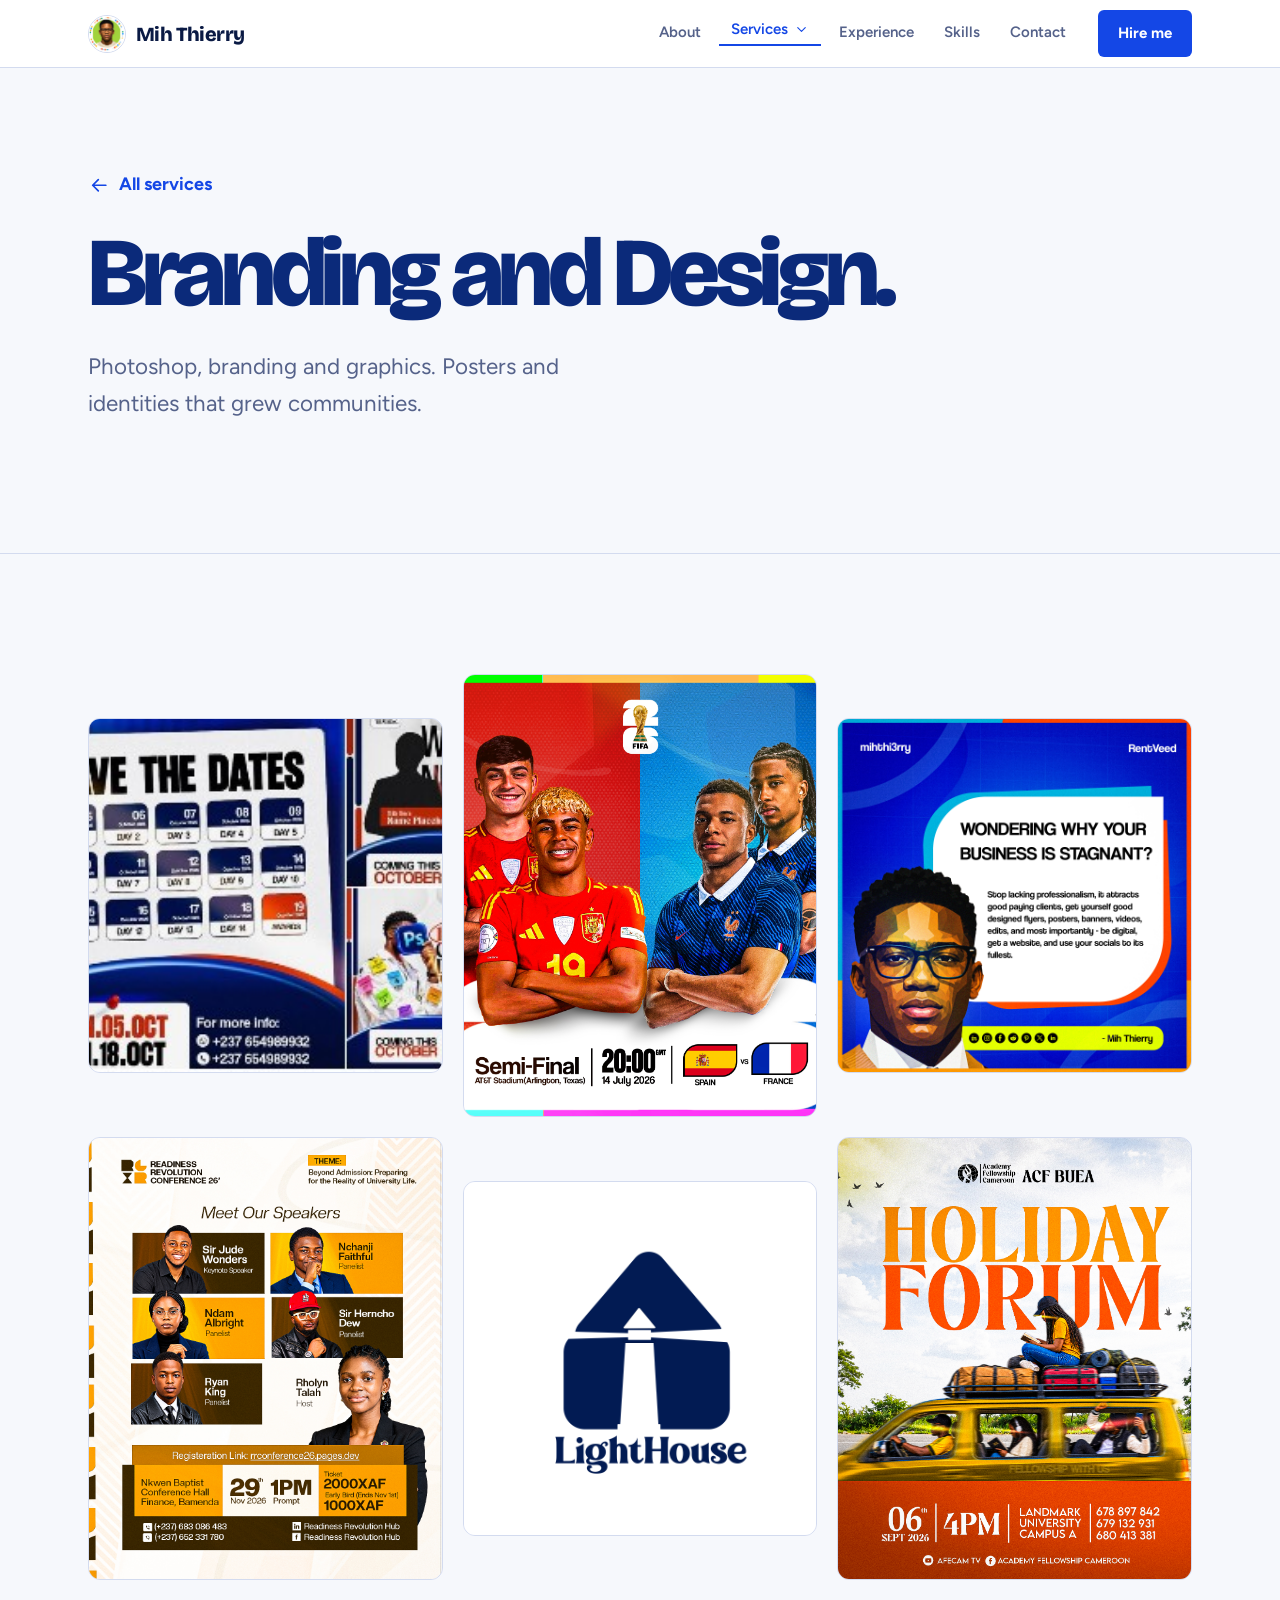
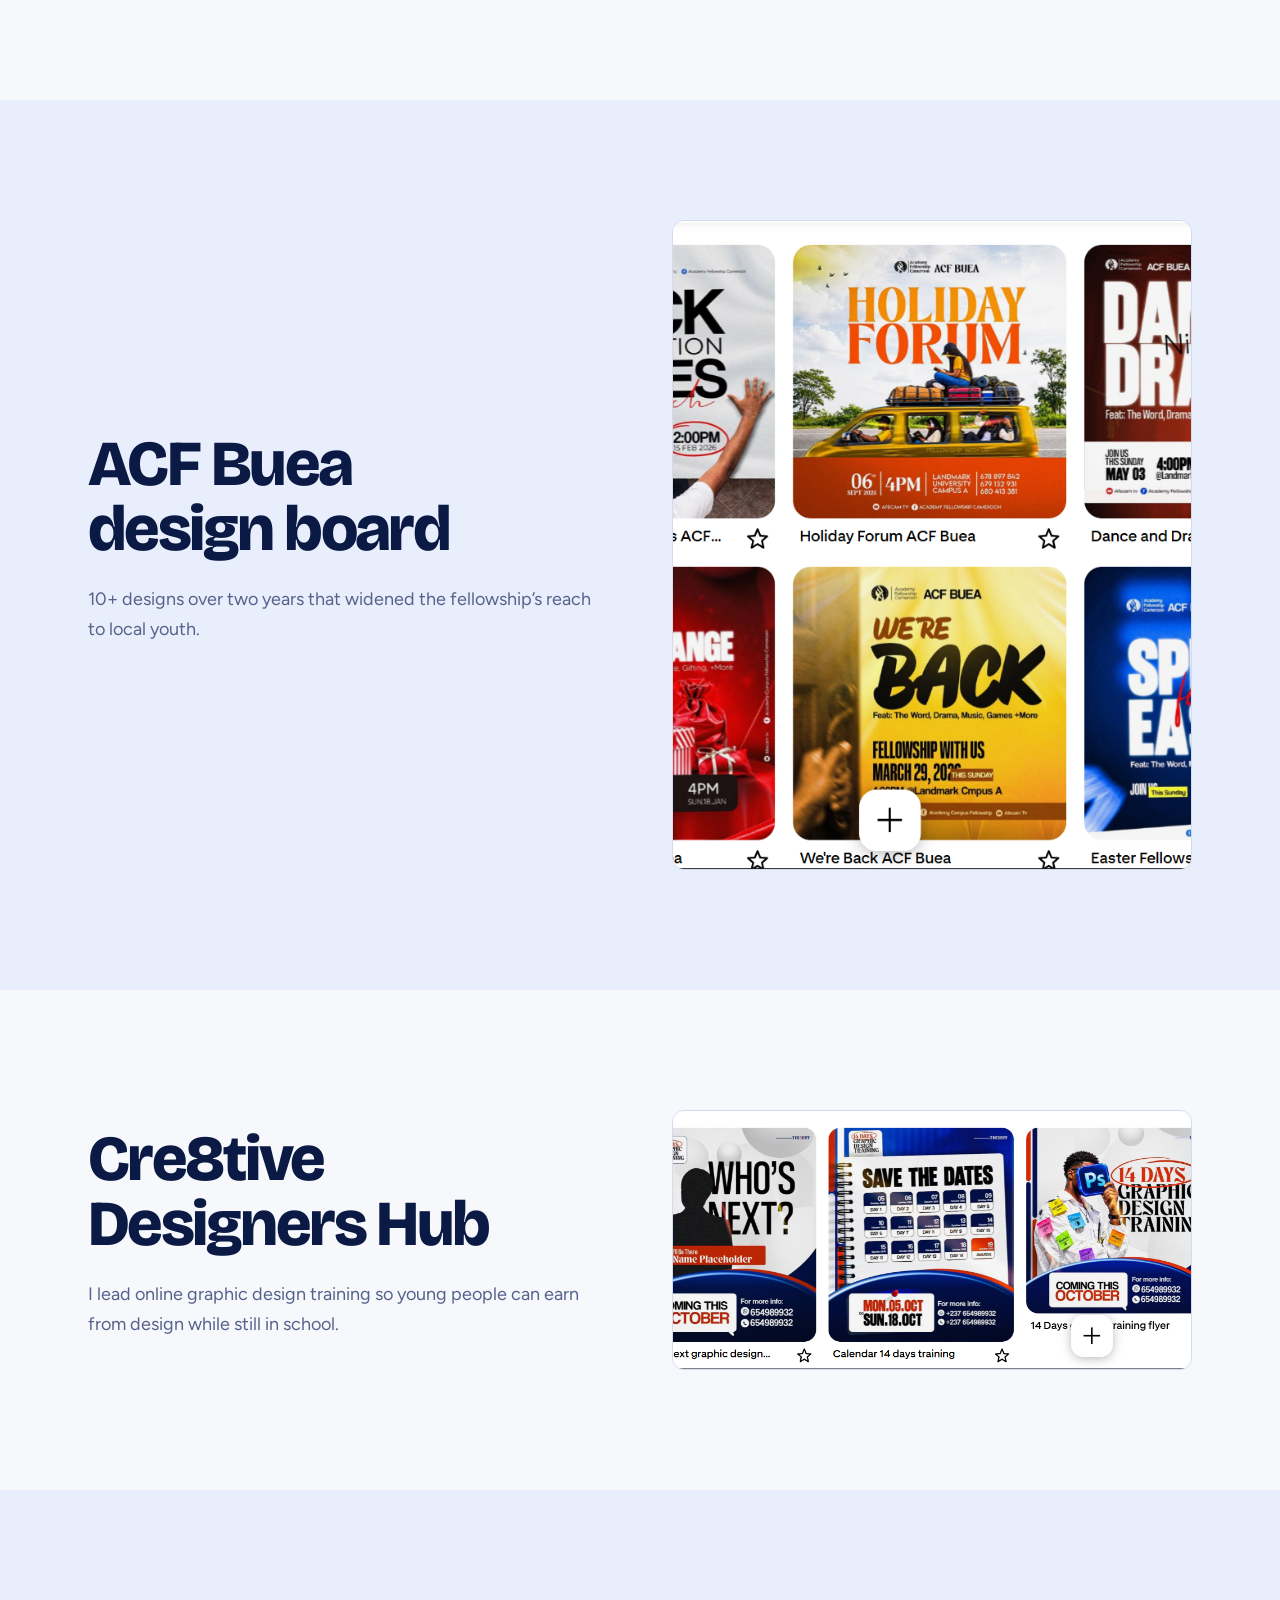
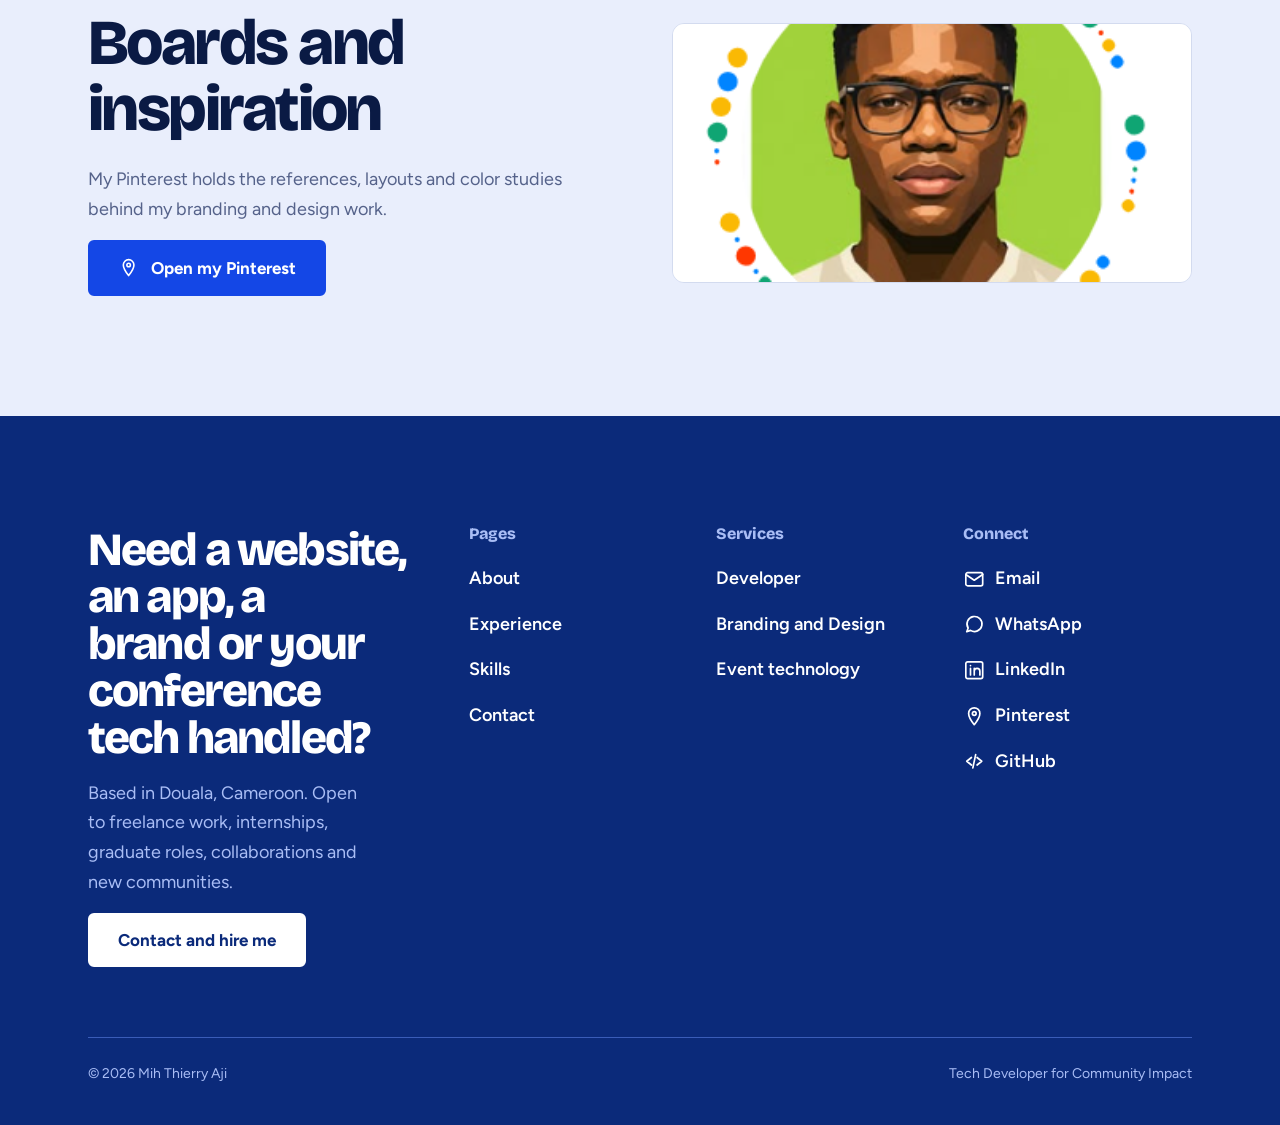
<file: design.html>
<!doctype html>
<html lang="en">
  <head>
    <meta charset="utf-8" />
    <meta name="viewport" content="width=device-width,initial-scale=1" />
    <title>Branding and Design | Mih Thierry Aji</title>
    <meta
      name="description"
      content="Branding and graphic design by Mih Thierry Aji: Photoshop posters and identities that grew communities, plus online design training for young people."
    />
    <link rel="preconnect" href="https://fonts.googleapis.com" />
    <link rel="preconnect" href="https://fonts.gstatic.com" crossorigin />
    <link
      href="https://fonts.googleapis.com/css2?family=Bricolage+Grotesque:opsz,wght@12..96,800&family=Figtree:wght@400;500;600;700&display=swap"
      rel="stylesheet"
    />
    <script>
      function fb(i) {
        var k = +(i.dataset.k || 0),
          X = ["png", "webp", "jpeg"];
        if (k < 3) {
          i.dataset.k = k + 1;
          i.src = i.src.replace(/\.[a-z]+$/i, "." + X[k]);
        } else i.remove();
      }
    </script>
    <!-- seo:start -->
    <link rel="canonical" href="https://mihthierry.pages.dev/design" />
    <meta name="robots" content="index,follow,max-image-preview:large,max-snippet:-1" />
    <meta name="author" content="Mih Thierry Aji" />
    <meta property="og:type" content="website" />
    <meta property="og:site_name" content="Mih Thierry Aji" />
    <meta property="og:title" content="Branding and Design | Mih Thierry Aji" />
    <meta property="og:description" content="Branding and graphic design by Mih Thierry Aji: Photoshop posters and identities that grew communities, plus online design training for young people." />
    <meta property="og:url" content="https://mihthierry.pages.dev/design" />
    <meta property="og:image" content="https://mihthierry.pages.dev/images/design-gallery-01.jpg" />
    <meta property="og:locale" content="en" />
    <meta name="twitter:card" content="summary_large_image" />
    <meta name="twitter:title" content="Branding and Design | Mih Thierry Aji" />
    <meta name="twitter:description" content="Branding and graphic design by Mih Thierry Aji: Photoshop posters and identities that grew communities, plus online design training for young people." />
    <meta name="twitter:image" content="https://mihthierry.pages.dev/images/design-gallery-01.jpg" />
    <script type="application/ld+json">{"@context": "https://schema.org", "@type": "WebSite", "name": "Mih Thierry Aji Portfolio", "url": "https://mihthierry.pages.dev/", "inLanguage": "en"}</script>
    <script type="application/ld+json">{"@context": "https://schema.org", "@type": "BreadcrumbList", "itemListElement": [{"@type": "ListItem", "position": 1, "name": "Home", "item": "https://mihthierry.pages.dev/"}, {"@type": "ListItem", "position": 2, "name": "Branding and Design", "item": "https://mihthierry.pages.dev/design"}]}</script>
    <script type="application/ld+json">{"@context": "https://schema.org", "@type": "WebPage", "name": "Branding and Design | Mih Thierry Aji", "url": "https://mihthierry.pages.dev/design", "description": "Branding and graphic design by Mih Thierry Aji: Photoshop posters and identities that grew communities, plus online design training for young people.", "isPartOf": {"@type": "WebSite", "url": "https://mihthierry.pages.dev/"}, "about": {"@type": "Person", "name": "Mih Thierry Aji", "url": "https://mihthierry.pages.dev/"}}</script>
    <!-- seo:end -->
    <link rel="stylesheet" href="css/style.css" />
  </head>
  <body data-page="design">
    <div id="site-header"></div>
    <main>
      <header class="hero s">
        <div class="w">
          <h1>Branding and Design.</h1>
          <p>Photoshop, branding and graphics. Posters and identities that grew communities.</p>
        </div>
      </header>
      <section>
        <div class="w">
          <div class="gal">
            <figure class="fig sq" data-alt="Brand identity set on a flat background">
              <img
                src="images/design-gallery-01.jpg"
                alt="Brand identity set on a flat background"
                onerror="fb(this)"
              />
            </figure>
            <figure class="fig t" data-alt="Event poster in portrait format">
              <img
                src="images/design-gallery-02.jpg"
                alt="Event poster in portrait format"
                onerror="fb(this)"
              />
            </figure>
            <figure class="fig sq" data-alt="Square social media graphic">
              <img
                src="images/design-gallery-03.jpg"
                alt="Square social media graphic"
                onerror="fb(this)"
              />
            </figure>
            <figure class="fig t" data-alt="Flyer for a community program">
              <img
                src="images/design-gallery-04.jpg"
                alt="Flyer for a community program"
                onerror="fb(this)"
              />
            </figure>
            <figure class="fig sq" data-alt="Logo and icon presentation">
              <img
                src="images/design-gallery-05.jpg"
                alt="Logo and icon presentation"
                onerror="fb(this)"
              />
            </figure>
            <figure class="fig t" data-alt="Poster with bold typography">
              <img
                src="images/design-gallery-06.jpg"
                alt="Poster with bold typography"
                onerror="fb(this)"
              />
            </figure>
          </div>
        </div>
      </section>
      <section class="grey">
        <div class="w two">
          <div>
            <h2>ACF Buea design board</h2>
            <p>10+ designs over two years that widened the fellowship’s reach to local youth.</p>
          </div>
          <figure class="fig t" data-alt="ACF Buea poster">
            <img src="images/design-acf-01.jpg" alt="ACF Buea poster" onerror="fb(this)" />
          </figure>
        </div>
      </section>
      <section>
        <div class="w two">
          <div>
            <h2>Cre8tive Designers Hub</h2>
            <p>
              I lead online graphic design training so young people can earn from design while still
              in school.
            </p>
          </div>
          <figure class="fig" data-alt="Cre8tive Designers Hub logo and flyers">
            <img
              src="images/design-cre8tive-brand.jpg"
              alt="Cre8tive Designers Hub logo and flyers"
              onerror="fb(this)"
            />
          </figure>
        </div>
      </section>
      <section class="grey">
        <div class="w two">
          <div>
            <h2>Boards and inspiration</h2>
            <p>
              My Pinterest holds the references, layouts and color studies behind my branding and
              design work.
            </p>
            <a class="btn" href="https://pin.it/66Hg5fz6U" target="_blank" rel="noopener">
              <svg class="ic" aria-hidden="true"><use href="#i-pin" /></svg>
              Open my Pinterest
            </a>
          </div>
          <figure class="fig" data-alt="Screenshot of Thierry’s Pinterest boards">
            <img
              src="images/design-pinterest-boards.jpg"
              alt="Screenshot of Thierry’s Pinterest boards"
              onerror="fb(this)"
            />
          </figure>
        </div>
      </section>
    </main>
    <div id="site-footer"></div>
    <script src="js/layout.js"></script>
    <script src="js/main.js"></script>
  </body>
</html>
</file>
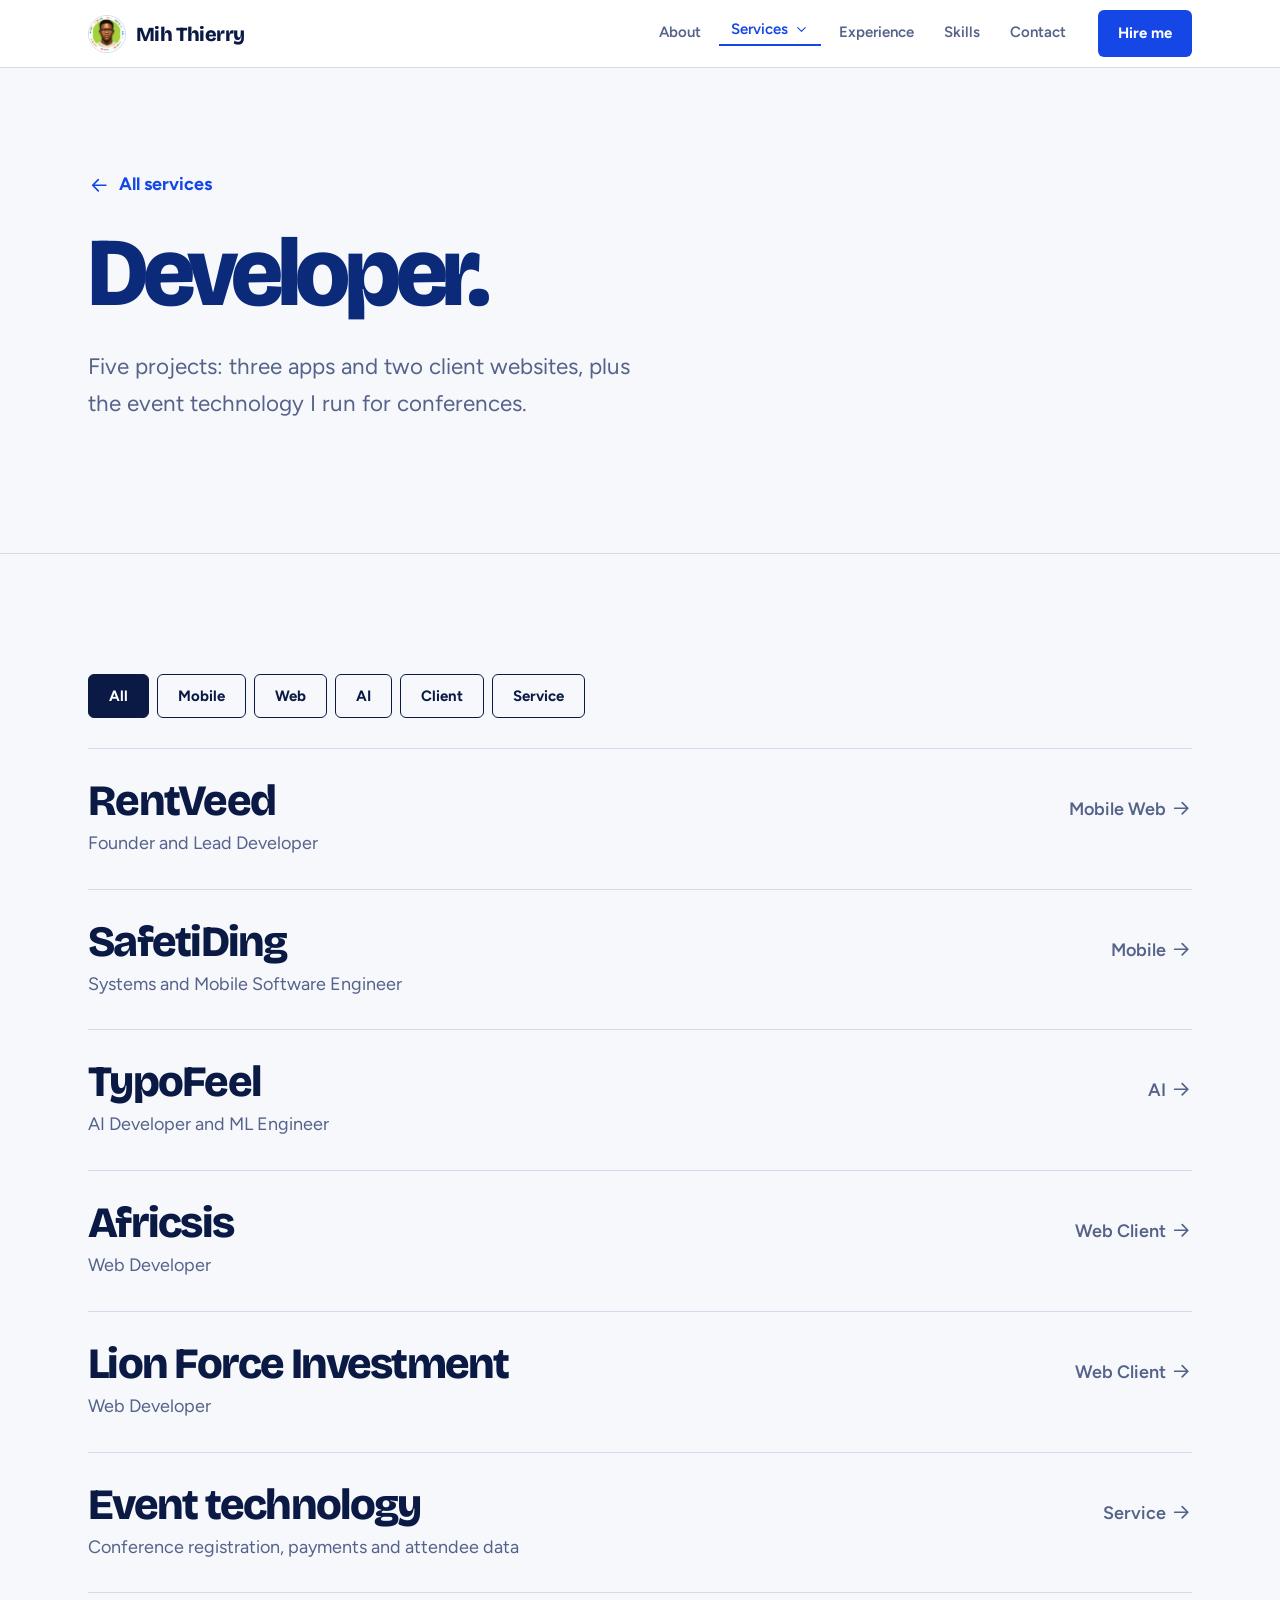
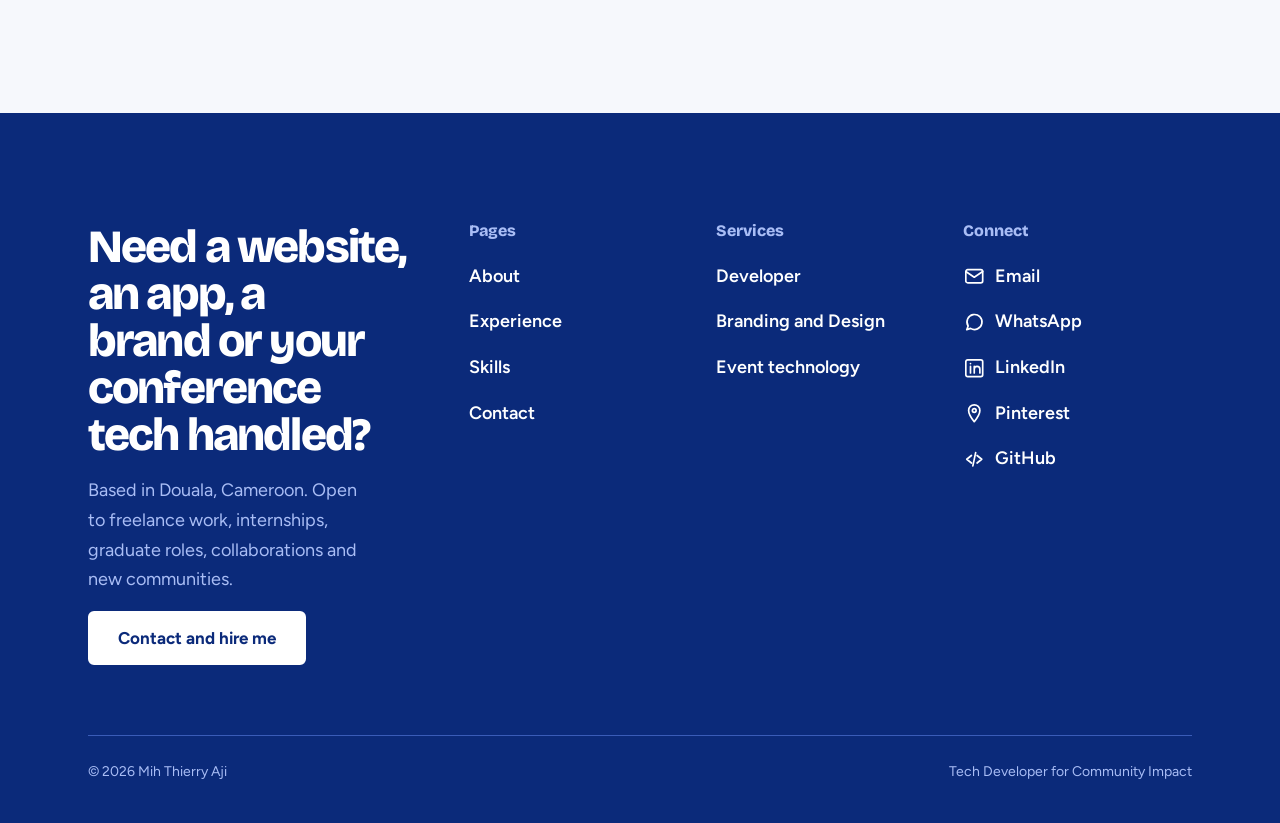
<file: developer.html>
<!doctype html>
<html lang="en">
  <head>
    <meta charset="utf-8" />
    <meta name="viewport" content="width=device-width,initial-scale=1" />
    <title>Developer | Mih Thierry Aji</title>
    <meta
      name="description"
      content="Software projects by Mih Thierry Aji: three apps and two client websites, plus event technology, built with Flutter, Supabase, Python and the web stack."
    />
    <link rel="preconnect" href="https://fonts.googleapis.com" />
    <link rel="preconnect" href="https://fonts.gstatic.com" crossorigin />
    <link
      href="https://fonts.googleapis.com/css2?family=Bricolage+Grotesque:opsz,wght@12..96,800&family=Figtree:wght@400;500;600;700&display=swap"
      rel="stylesheet"
    />
    <script>
      function fb(i) {
        var k = +(i.dataset.k || 0),
          X = ["png", "webp", "jpeg"];
        if (k < 3) {
          i.dataset.k = k + 1;
          i.src = i.src.replace(/\.[a-z]+$/i, "." + X[k]);
        } else i.remove();
      }
    </script>
    <!-- seo:start -->
    <link rel="canonical" href="https://mihthierry.pages.dev/developer" />
    <meta name="robots" content="index,follow,max-image-preview:large,max-snippet:-1" />
    <meta name="author" content="Mih Thierry Aji" />
    <meta property="og:type" content="website" />
    <meta property="og:site_name" content="Mih Thierry Aji" />
    <meta property="og:title" content="Developer | Mih Thierry Aji" />
    <meta property="og:description" content="Software projects by Mih Thierry Aji: three apps and two client websites, plus event technology, built with Flutter, Supabase, Python and the web stack." />
    <meta property="og:url" content="https://mihthierry.pages.dev/developer" />
    <meta property="og:image" content="https://mihthierry.pages.dev/images/home-hero-portrait.jpg" />
    <meta property="og:locale" content="en" />
    <meta name="twitter:card" content="summary_large_image" />
    <meta name="twitter:title" content="Developer | Mih Thierry Aji" />
    <meta name="twitter:description" content="Software projects by Mih Thierry Aji: three apps and two client websites, plus event technology, built with Flutter, Supabase, Python and the web stack." />
    <meta name="twitter:image" content="https://mihthierry.pages.dev/images/home-hero-portrait.jpg" />
    <script type="application/ld+json">{"@context": "https://schema.org", "@type": "WebSite", "name": "Mih Thierry Aji Portfolio", "url": "https://mihthierry.pages.dev/", "inLanguage": "en"}</script>
    <script type="application/ld+json">{"@context": "https://schema.org", "@type": "BreadcrumbList", "itemListElement": [{"@type": "ListItem", "position": 1, "name": "Home", "item": "https://mihthierry.pages.dev/"}, {"@type": "ListItem", "position": 2, "name": "Developer", "item": "https://mihthierry.pages.dev/developer"}]}</script>
    <script type="application/ld+json">{"@context": "https://schema.org", "@type": "WebPage", "name": "Developer | Mih Thierry Aji", "url": "https://mihthierry.pages.dev/developer", "description": "Software projects by Mih Thierry Aji: three apps and two client websites, plus event technology, built with Flutter, Supabase, Python and the web stack.", "isPartOf": {"@type": "WebSite", "url": "https://mihthierry.pages.dev/"}, "about": {"@type": "Person", "name": "Mih Thierry Aji", "url": "https://mihthierry.pages.dev/"}}</script>
    <!-- seo:end -->
    <link rel="stylesheet" href="css/style.css" />
  </head>
  <body data-page="developer">
    <div id="site-header"></div>
    <main>
      <header class="hero s">
        <div class="w">
          <h1>Developer.</h1>
          <p>
            Five projects: three apps and two client websites, plus the event technology I run for
            conferences.
          </p>
        </div>
      </header>
      <section>
        <div class="w">
          <div class="chips">
            <button class="on">All</button>
            <button class="">Mobile</button>
            <button class="">Web</button>
            <button class="">AI</button>
            <button class="">Client</button>
            <button class="">Service</button>
          </div>
          <div class="list">
            <a href="rentveed.html" data-g="Mobile Web">
              <div>
                <h3>RentVeed</h3>
                <p style="margin: 6px 0 0">Founder and Lead Developer</p>
              </div>
              <span>
                Mobile Web
                <svg class="ic" aria-hidden="true"><use href="#i-arrow" /></svg>
              </span>
            </a>
            <a href="safetiding.html" data-g="Mobile">
              <div>
                <h3>SafetiDing</h3>
                <p style="margin: 6px 0 0">Systems and Mobile Software Engineer</p>
              </div>
              <span>
                Mobile
                <svg class="ic" aria-hidden="true"><use href="#i-arrow" /></svg>
              </span>
            </a>
            <a href="typofeel.html" data-g="AI">
              <div>
                <h3>TypoFeel</h3>
                <p style="margin: 6px 0 0">AI Developer and ML Engineer</p>
              </div>
              <span>
                AI
                <svg class="ic" aria-hidden="true"><use href="#i-arrow" /></svg>
              </span>
            </a>
            <a href="africsis.html" data-g="Web Client">
              <div>
                <h3>Africsis</h3>
                <p style="margin: 6px 0 0">Web Developer</p>
              </div>
              <span>
                Web Client
                <svg class="ic" aria-hidden="true"><use href="#i-arrow" /></svg>
              </span>
            </a>
            <a href="lion-force.html" data-g="Web Client">
              <div>
                <h3>Lion Force Investment</h3>
                <p style="margin: 6px 0 0">Web Developer</p>
              </div>
              <span>
                Web Client
                <svg class="ic" aria-hidden="true"><use href="#i-arrow" /></svg>
              </span>
            </a>
            <a href="events.html" data-g="Service">
              <div>
                <h3>Event technology</h3>
                <p style="margin: 6px 0 0">Conference registration, payments and attendee data</p>
              </div>
              <span>
                Service
                <svg class="ic" aria-hidden="true"><use href="#i-arrow" /></svg>
              </span>
            </a>
          </div>
        </div>
      </section>
    </main>
    <div id="site-footer"></div>
    <script src="js/layout.js"></script>
    <script src="js/main.js"></script>
  </body>
</html>
</file>
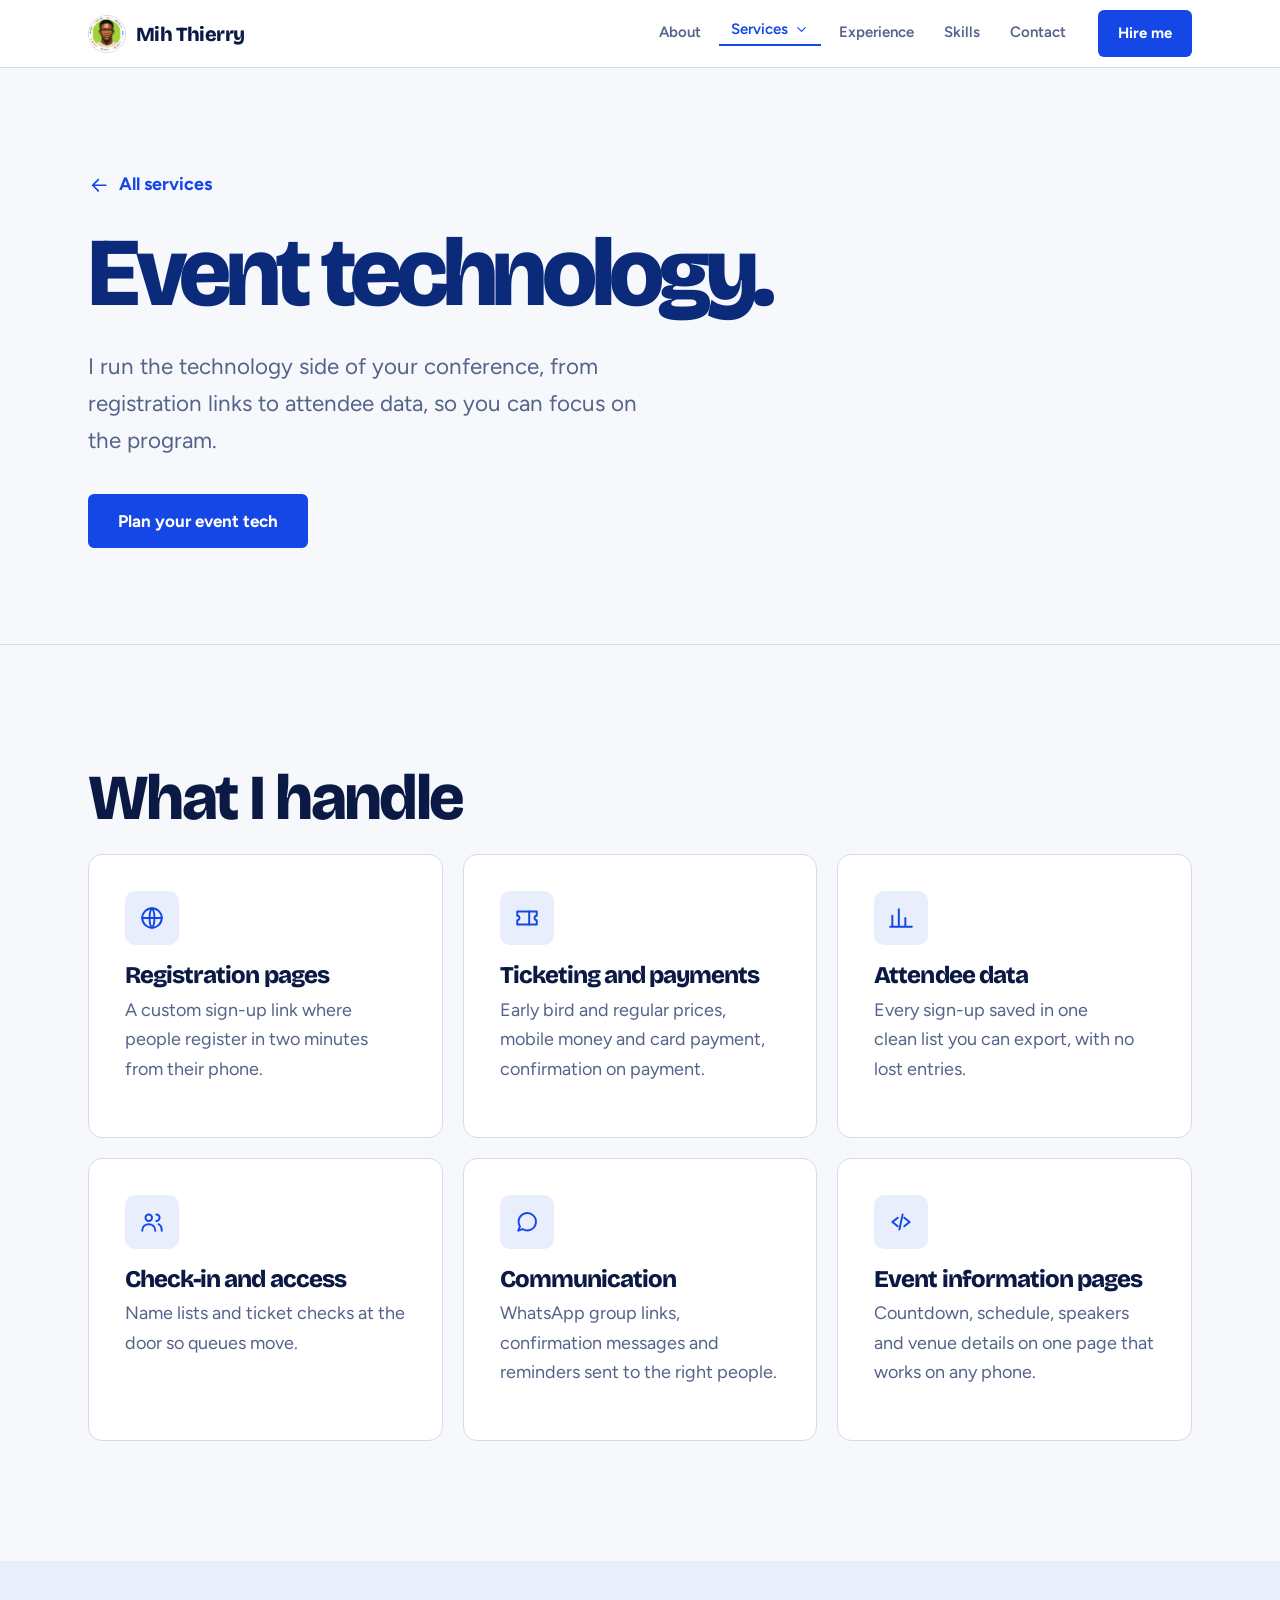
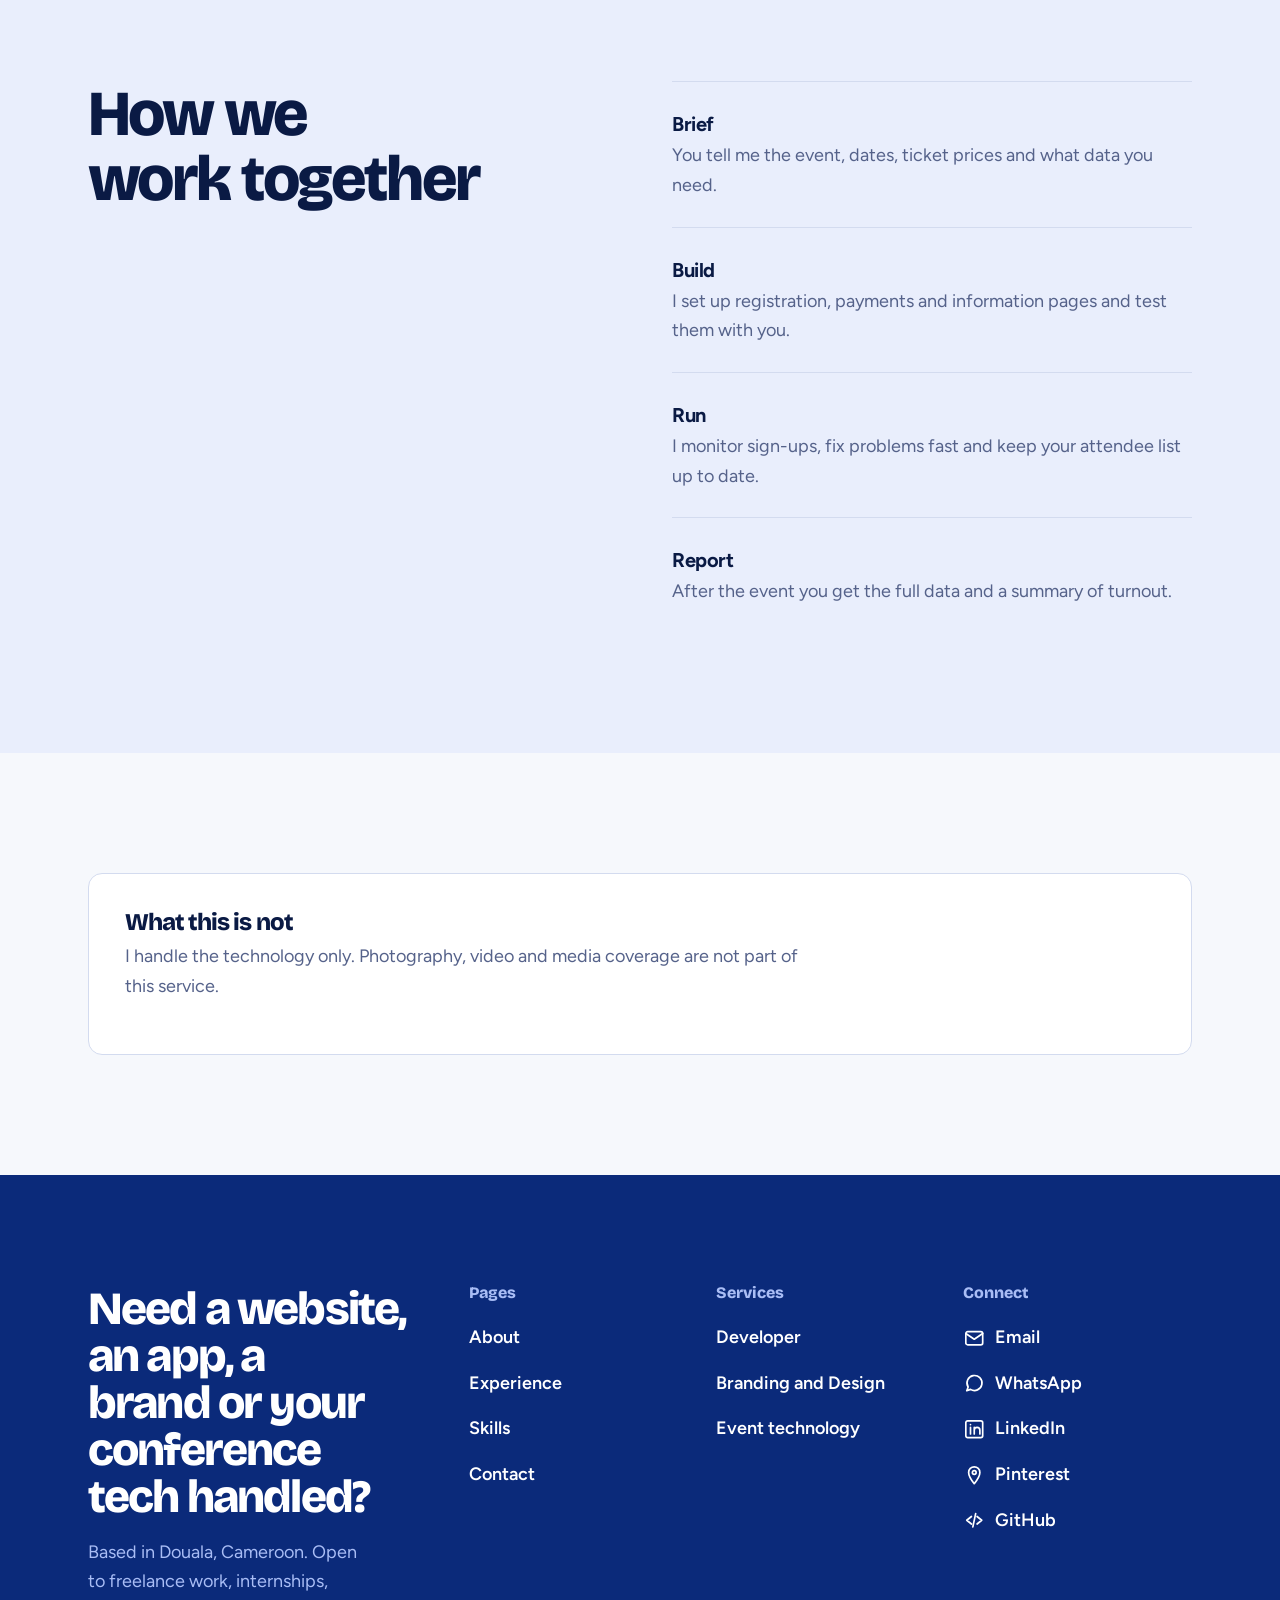
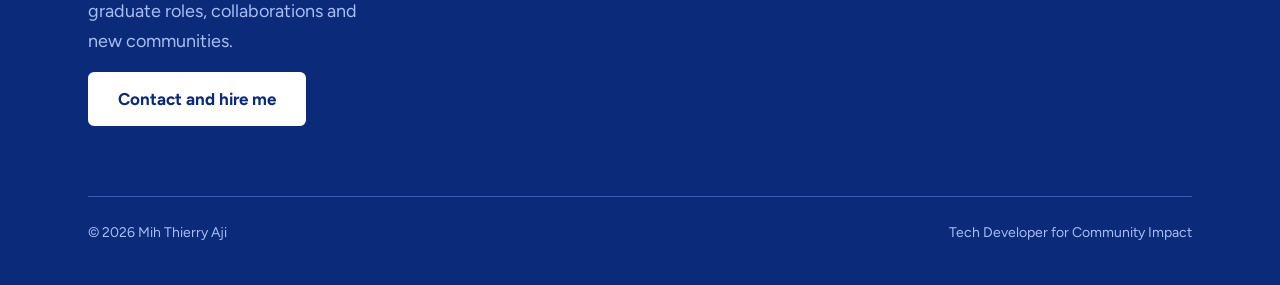
<file: events.html>
<!doctype html>
<html lang="en">
  <head>
    <meta charset="utf-8" />
    <meta name="viewport" content="width=device-width,initial-scale=1" />
    <title>Event technology | Mih Thierry Aji</title>
    <meta
      name="description"
      content="Event technology for conferences: custom sign-up links, mobile money and card payment, and clean exportable attendee lists, by Mih Thierry Aji in Cameroon."
    />
    <link rel="preconnect" href="https://fonts.googleapis.com" />
    <link rel="preconnect" href="https://fonts.gstatic.com" crossorigin />
    <link
      href="https://fonts.googleapis.com/css2?family=Bricolage+Grotesque:opsz,wght@12..96,800&family=Figtree:wght@400;500;600;700&display=swap"
      rel="stylesheet"
    />
    <script>
      function fb(i) {
        var k = +(i.dataset.k || 0),
          X = ["png", "webp", "jpeg"];
        if (k < 3) {
          i.dataset.k = k + 1;
          i.src = i.src.replace(/\.[a-z]+$/i, "." + X[k]);
        } else i.remove();
      }
    </script>
    <!-- seo:start -->
    <link rel="canonical" href="https://mihthierry.pages.dev/events" />
    <meta name="robots" content="index,follow,max-image-preview:large,max-snippet:-1" />
    <meta name="author" content="Mih Thierry Aji" />
    <meta property="og:type" content="website" />
    <meta property="og:site_name" content="Mih Thierry Aji" />
    <meta property="og:title" content="Event technology | Mih Thierry Aji" />
    <meta property="og:description" content="Event technology for conferences: custom sign-up links, mobile money and card payment, and clean exportable attendee lists, by Mih Thierry Aji in Cameroon." />
    <meta property="og:url" content="https://mihthierry.pages.dev/events" />
    <meta property="og:image" content="https://mihthierry.pages.dev/images/home-hero-portrait.jpg" />
    <meta property="og:locale" content="en" />
    <meta name="twitter:card" content="summary_large_image" />
    <meta name="twitter:title" content="Event technology | Mih Thierry Aji" />
    <meta name="twitter:description" content="Event technology for conferences: custom sign-up links, mobile money and card payment, and clean exportable attendee lists, by Mih Thierry Aji in Cameroon." />
    <meta name="twitter:image" content="https://mihthierry.pages.dev/images/home-hero-portrait.jpg" />
    <script type="application/ld+json">{"@context": "https://schema.org", "@type": "WebSite", "name": "Mih Thierry Aji Portfolio", "url": "https://mihthierry.pages.dev/", "inLanguage": "en"}</script>
    <script type="application/ld+json">{"@context": "https://schema.org", "@type": "BreadcrumbList", "itemListElement": [{"@type": "ListItem", "position": 1, "name": "Home", "item": "https://mihthierry.pages.dev/"}, {"@type": "ListItem", "position": 2, "name": "Event technology", "item": "https://mihthierry.pages.dev/events"}]}</script>
    <script type="application/ld+json">{"@context": "https://schema.org", "@type": "WebPage", "name": "Event technology | Mih Thierry Aji", "url": "https://mihthierry.pages.dev/events", "description": "Event technology for conferences: custom sign-up links, mobile money and card payment, and clean exportable attendee lists, by Mih Thierry Aji in Cameroon.", "isPartOf": {"@type": "WebSite", "url": "https://mihthierry.pages.dev/"}, "about": {"@type": "Person", "name": "Mih Thierry Aji", "url": "https://mihthierry.pages.dev/"}}</script>
    <!-- seo:end -->
    <link rel="stylesheet" href="css/style.css" />
  </head>
  <body data-page="events">
    <div id="site-header"></div>
    <main>
      <header class="hero s">
        <div class="w">
          <h1>Event technology.</h1>
          <p>
            I run the technology side of your conference, from registration links to attendee data,
            so you can focus on the program.
          </p>
          <div class="acts"><a class="btn" href="contact.html">Plan your event tech</a></div>
        </div>
      </header>
      <section>
        <div class="w">
          <h2>What I handle</h2>
          <div class="cards">
            <div class="card">
              <span class="ib">
                <svg class="ic" aria-hidden="true"><use href="#i-globe" /></svg>
              </span>
              <h3>Registration pages</h3>
              <p>A custom sign-up link where people register in two minutes from their phone.</p>
            </div>
            <div class="card">
              <span class="ib">
                <svg class="ic" aria-hidden="true"><use href="#i-ticket" /></svg>
              </span>
              <h3>Ticketing and payments</h3>
              <p>
                Early bird and regular prices, mobile money and card payment, confirmation on
                payment.
              </p>
            </div>
            <div class="card">
              <span class="ib">
                <svg class="ic" aria-hidden="true"><use href="#i-chart" /></svg>
              </span>
              <h3>Attendee data</h3>
              <p>Every sign-up saved in one clean list you can export, with no lost entries.</p>
            </div>
            <div class="card">
              <span class="ib">
                <svg class="ic" aria-hidden="true"><use href="#i-users" /></svg>
              </span>
              <h3>Check-in and access</h3>
              <p>Name lists and ticket checks at the door so queues move.</p>
            </div>
            <div class="card">
              <span class="ib">
                <svg class="ic" aria-hidden="true"><use href="#i-chat" /></svg>
              </span>
              <h3>Communication</h3>
              <p>
                WhatsApp group links, confirmation messages and reminders sent to the right people.
              </p>
            </div>
            <div class="card">
              <span class="ib">
                <svg class="ic" aria-hidden="true"><use href="#i-code" /></svg>
              </span>
              <h3>Event information pages</h3>
              <p>
                Countdown, schedule, speakers and venue details on one page that works on any phone.
              </p>
            </div>
          </div>
        </div>
      </section>
      <section class="grey">
        <div class="w two" style="align-items: start">
          <div><h2>How we work together</h2></div>
          <div class="tl">
            <div>
              <b>Brief</b>
              You tell me the event, dates, ticket prices and what data you need.
            </div>
            <div>
              <b>Build</b>
              I set up registration, payments and information pages and test them with you.
            </div>
            <div>
              <b>Run</b>
              I monitor sign-ups, fix problems fast and keep your attendee list up to date.
            </div>
            <div>
              <b>Report</b>
              After the event you get the full data and a summary of turnout.
            </div>
          </div>
        </div>
      </section>
      <section>
        <div class="w">
          <div class="card">
            <h3>What this is not</h3>
            <p>
              I handle the technology only. Photography, video and media coverage are not part of
              this service.
            </p>
          </div>
        </div>
      </section>
    </main>
    <div id="site-footer"></div>
    <script src="js/layout.js"></script>
    <script src="js/main.js"></script>
  </body>
</html>
</file>
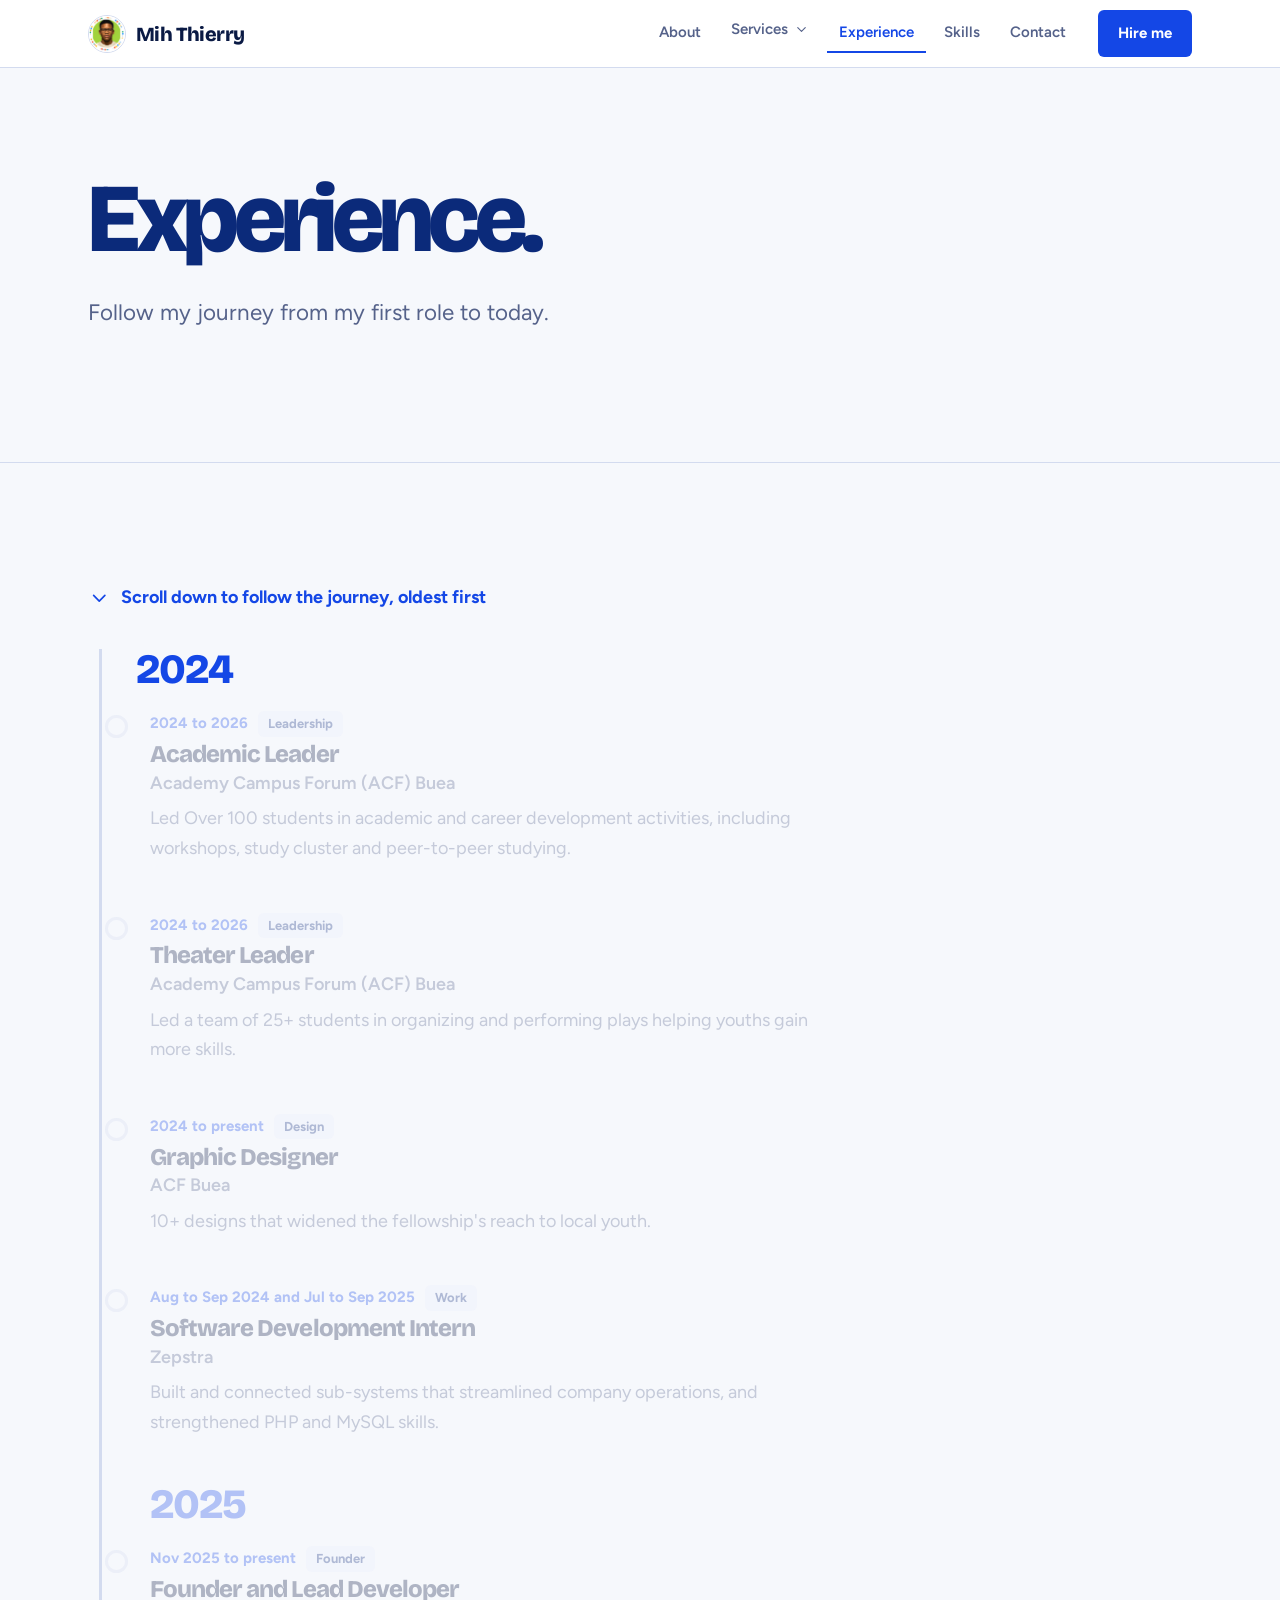
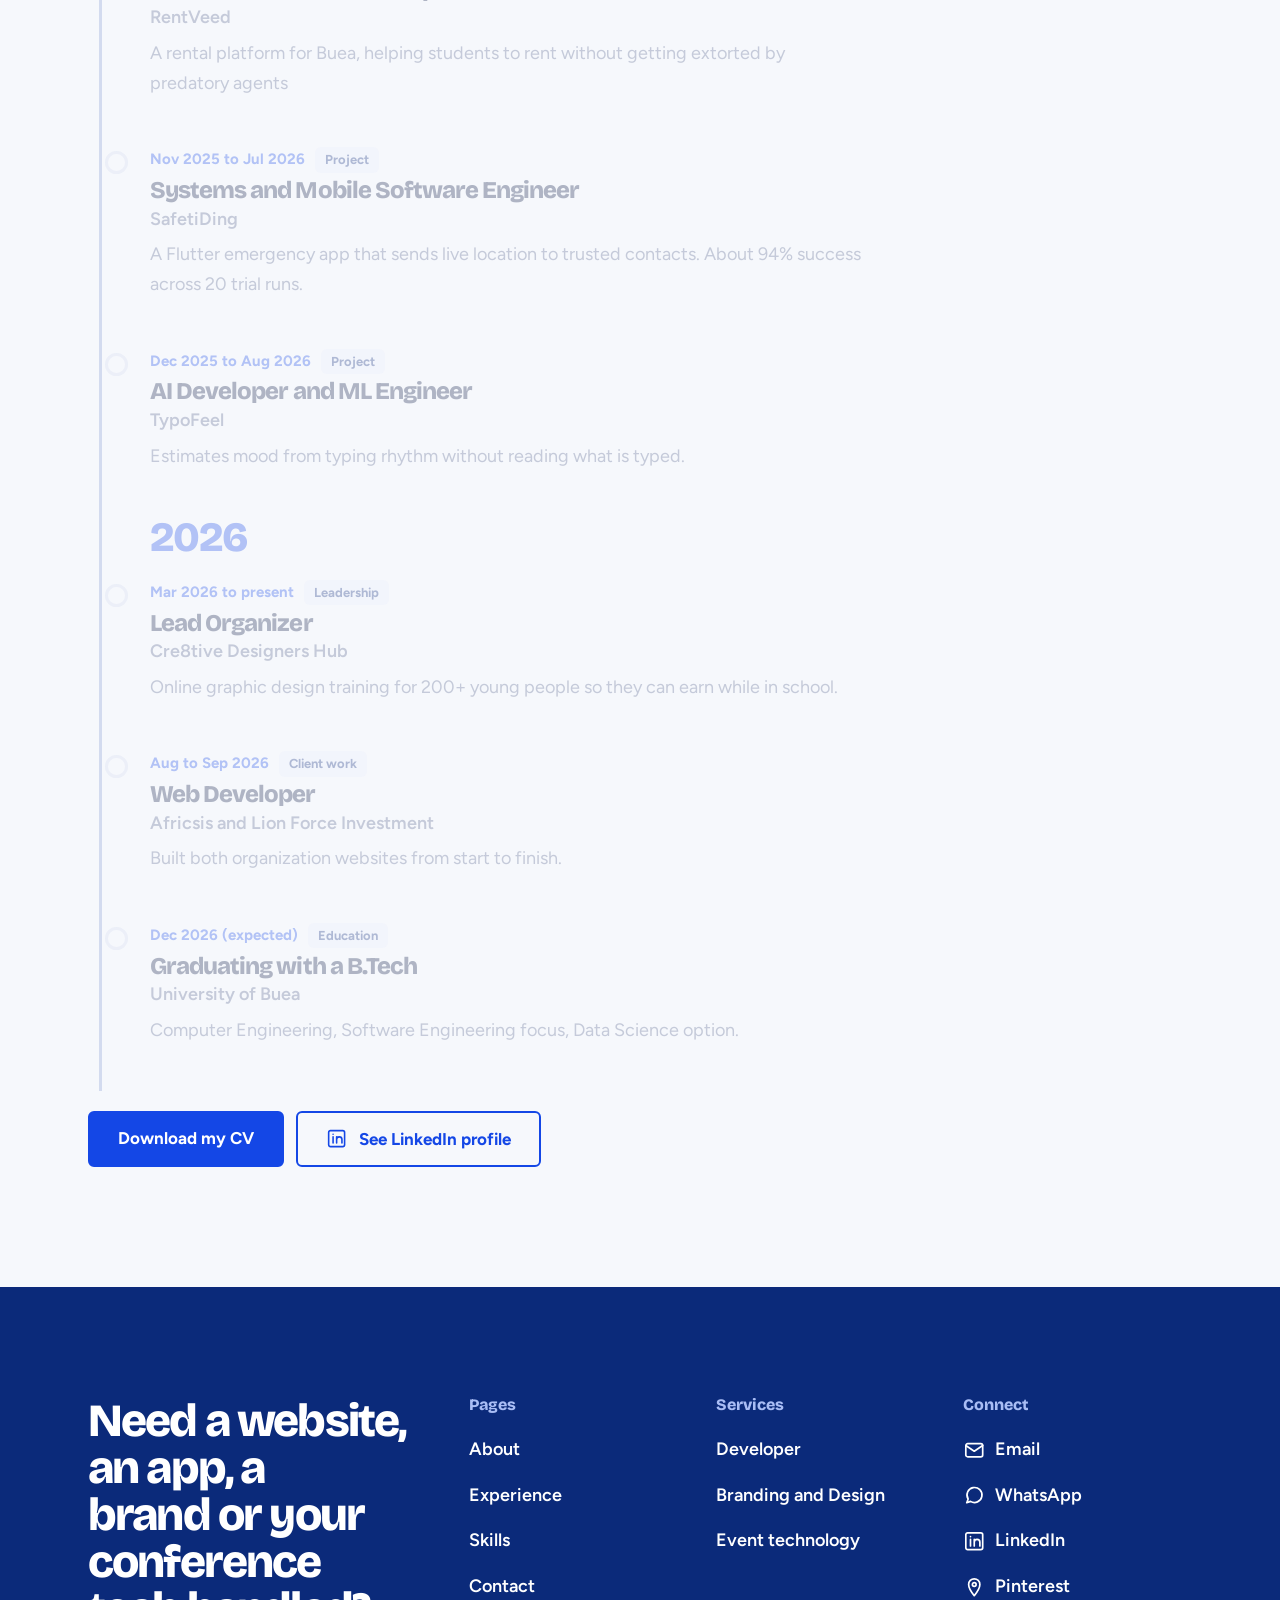
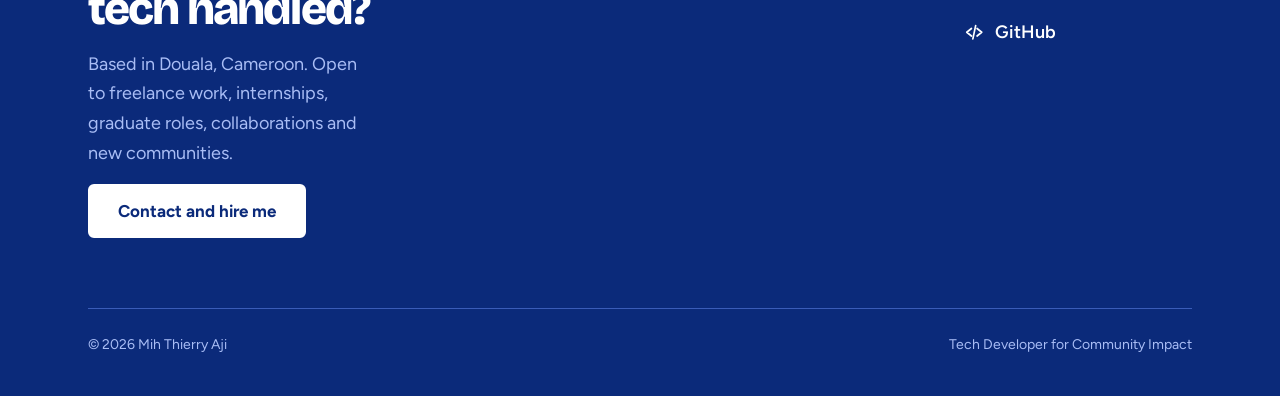
<file: experience.html>
<!doctype html>
<html lang="en">
  <head>
    <meta charset="utf-8" />
    <meta name="viewport" content="width=device-width,initial-scale=1" />
    <title>Experience | Mih Thierry Aji</title>
    <meta
      name="description"
      content="Work experience of Mih Thierry Aji, software developer, data scientist and brand designer from Douala, Cameroon. Follow the journey and download the CV."
    />
    <link rel="preconnect" href="https://fonts.googleapis.com" />
    <link rel="preconnect" href="https://fonts.gstatic.com" crossorigin />
    <link
      href="https://fonts.googleapis.com/css2?family=Bricolage+Grotesque:opsz,wght@12..96,800&family=Figtree:wght@400;500;600;700&display=swap"
      rel="stylesheet"
    />
    <script>
      function fb(i) {
        var k = +(i.dataset.k || 0),
          X = ["png", "webp", "jpeg"];
        if (k < 3) {
          i.dataset.k = k + 1;
          i.src = i.src.replace(/\.[a-z]+$/i, "." + X[k]);
        } else i.remove();
      }
    </script>
    <!-- seo:start -->
    <link rel="canonical" href="https://mihthierry.pages.dev/experience" />
    <meta name="robots" content="index,follow,max-image-preview:large,max-snippet:-1" />
    <meta name="author" content="Mih Thierry Aji" />
    <meta property="og:type" content="website" />
    <meta property="og:site_name" content="Mih Thierry Aji" />
    <meta property="og:title" content="Experience | Mih Thierry Aji" />
    <meta property="og:description" content="Work experience of Mih Thierry Aji, software developer, data scientist and brand designer from Douala, Cameroon. Follow the journey and download the CV." />
    <meta property="og:url" content="https://mihthierry.pages.dev/experience" />
    <meta property="og:image" content="https://mihthierry.pages.dev/images/home-hero-portrait.jpg" />
    <meta property="og:locale" content="en" />
    <meta name="twitter:card" content="summary_large_image" />
    <meta name="twitter:title" content="Experience | Mih Thierry Aji" />
    <meta name="twitter:description" content="Work experience of Mih Thierry Aji, software developer, data scientist and brand designer from Douala, Cameroon. Follow the journey and download the CV." />
    <meta name="twitter:image" content="https://mihthierry.pages.dev/images/home-hero-portrait.jpg" />
    <script type="application/ld+json">{"@context": "https://schema.org", "@type": "WebSite", "name": "Mih Thierry Aji Portfolio", "url": "https://mihthierry.pages.dev/", "inLanguage": "en"}</script>
    <script type="application/ld+json">{"@context": "https://schema.org", "@type": "BreadcrumbList", "itemListElement": [{"@type": "ListItem", "position": 1, "name": "Home", "item": "https://mihthierry.pages.dev/"}, {"@type": "ListItem", "position": 2, "name": "Experience", "item": "https://mihthierry.pages.dev/experience"}]}</script>
    <script type="application/ld+json">{"@context": "https://schema.org", "@type": "WebPage", "name": "Experience | Mih Thierry Aji", "url": "https://mihthierry.pages.dev/experience", "description": "Work experience of Mih Thierry Aji, software developer, data scientist and brand designer from Douala, Cameroon. Follow the journey and download the CV.", "isPartOf": {"@type": "WebSite", "url": "https://mihthierry.pages.dev/"}, "about": {"@type": "Person", "name": "Mih Thierry Aji", "url": "https://mihthierry.pages.dev/"}}</script>
    <!-- seo:end -->
    <link rel="stylesheet" href="css/style.css" />
  </head>
  <body data-page="experience">
    <div id="site-header"></div>
    <main>
      <header class="hero s">
        <div class="w">
          <h1>Experience.</h1>
          <p>Follow my journey from my first role to today.</p>
        </div>
      </header>
      <section>
        <div class="w">
          <div class="jhint">
            <svg class="ic" aria-hidden="true"><use href="#i-down" /></svg>
            Scroll down to follow the journey, oldest first
          </div>
          <div class="jr" id="jr">
            <div class="jl"><i id="jf"></i></div>
            <ol id="jlist"></ol>
          </div>
          <div class="acts" style="margin-top: 20px">
            <a class="btn" href="images/Mih-Thierry-CV.pdf">Download my CV</a>
            <a
              class="btn o"
              href="https://www.linkedin.com/in/mih-thierry-01a104377"
              target="_blank"
              rel="noopener"
            >
              <svg class="ic" aria-hidden="true"><use href="#i-in" /></svg>
              See LinkedIn profile
            </a>
          </div>
        </div>
      </section>
    </main>
    <div id="site-footer"></div>
    <script src="js/layout.js"></script>
    <script src="js/main.js"></script>
  </body>
</html>
</file>
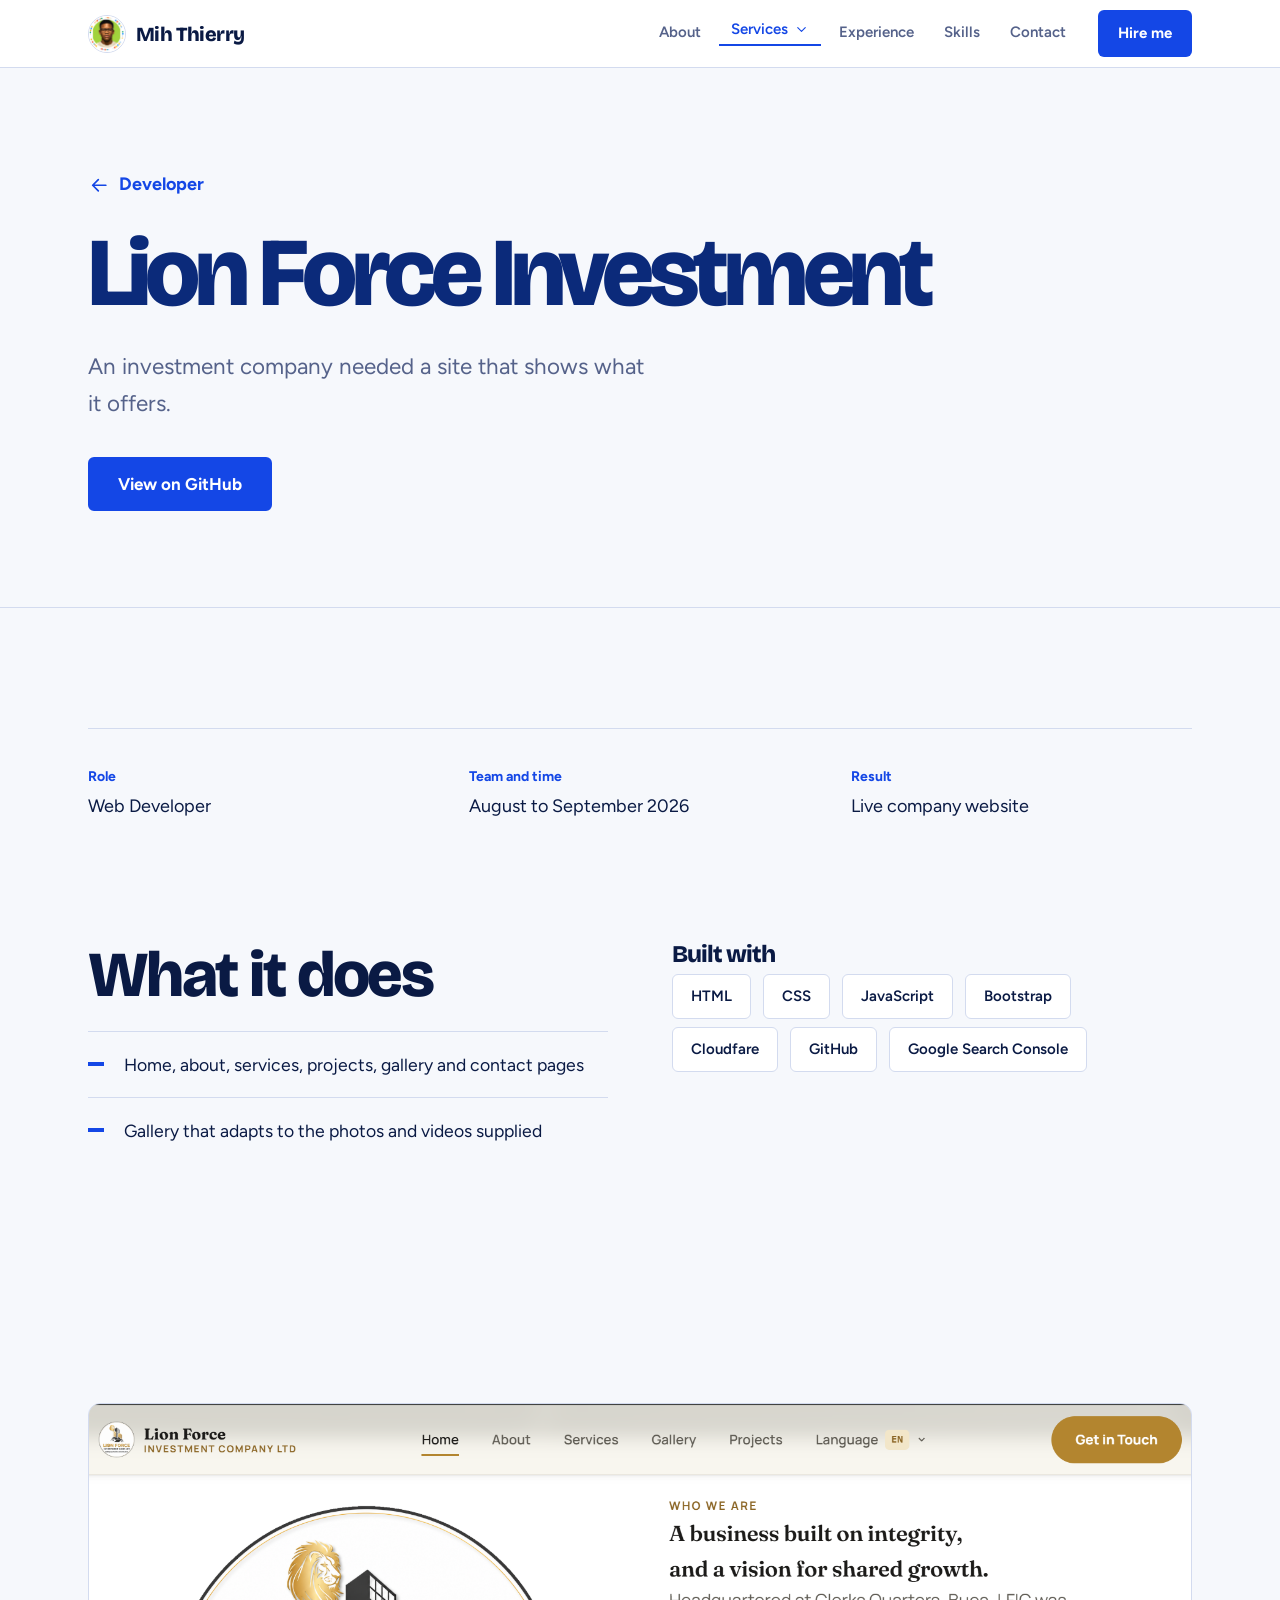
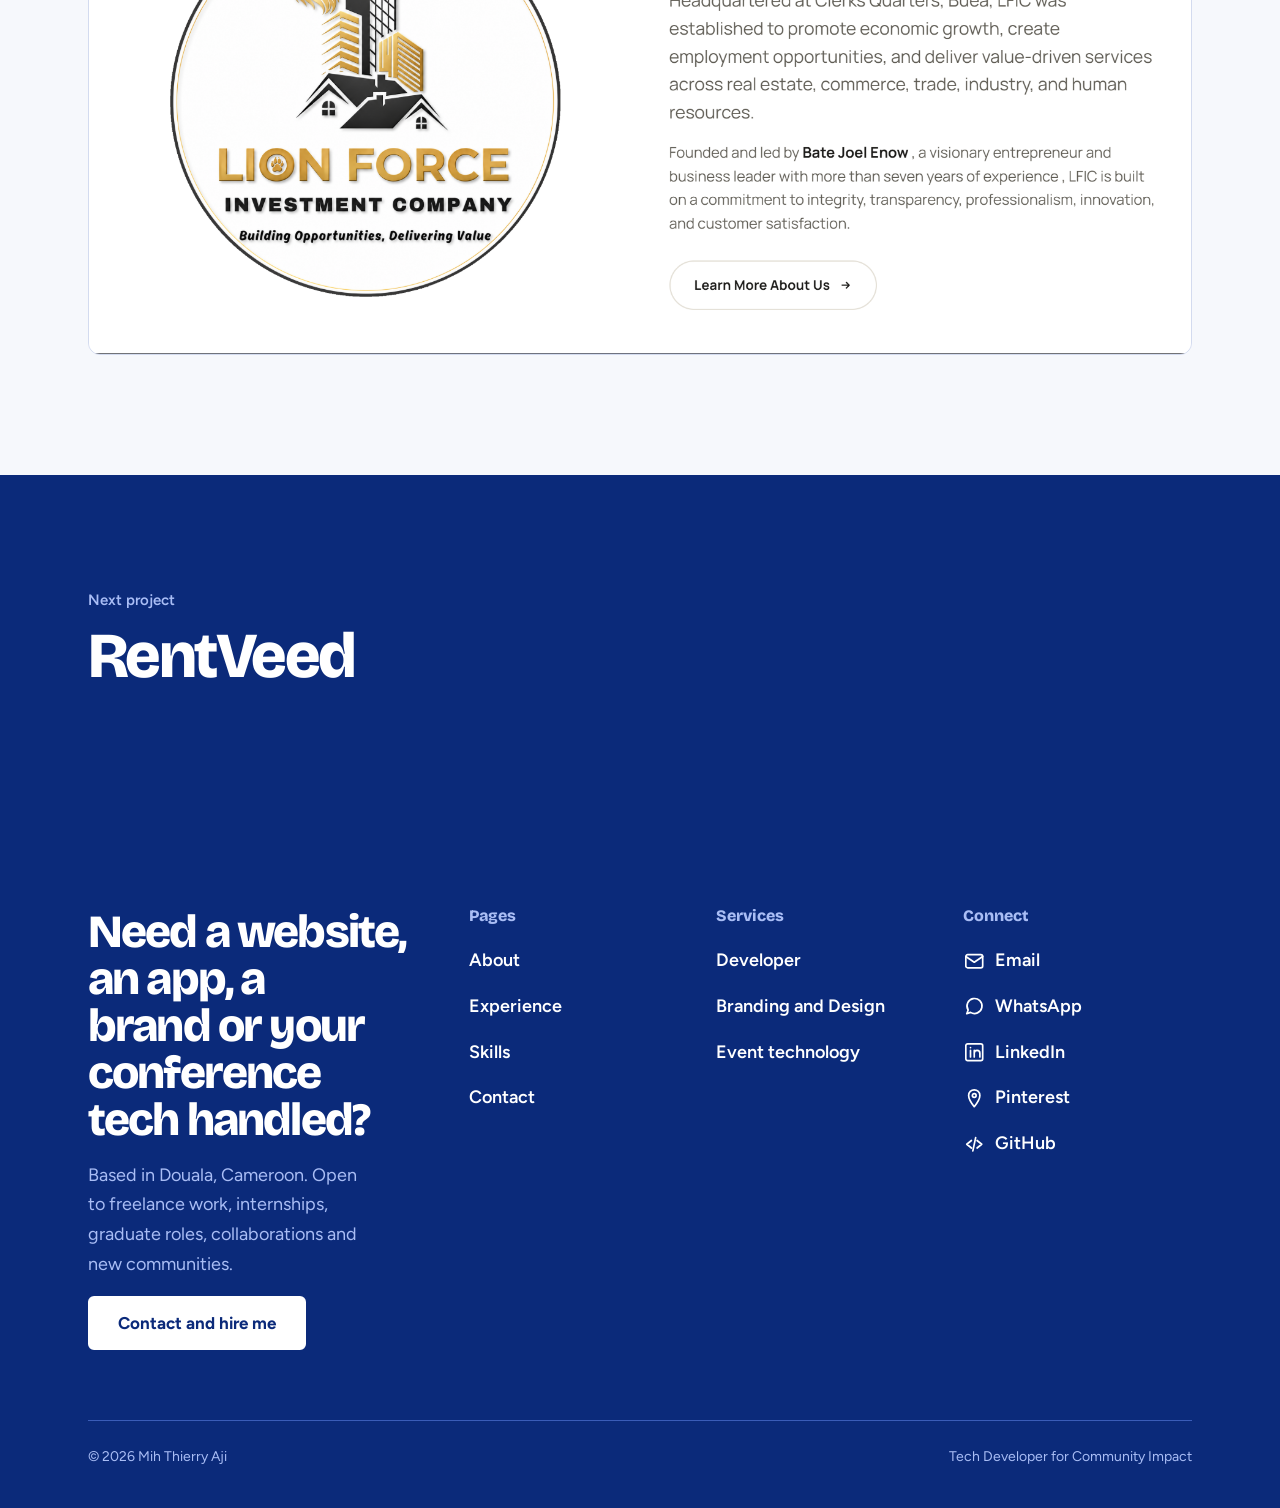
<file: lion-force.html>
<!doctype html>
<html lang="en">
  <head>
    <meta charset="utf-8" />
    <meta name="viewport" content="width=device-width,initial-scale=1" />
    <title>Lion Force Investment | Mih Thierry Aji</title>
    <meta
      name="description"
      content="Lion Force Investment Company website built by Mih Thierry Aji to show clearly what the company offers. A freelance web development case study from Cameroon."
    />
    <link rel="preconnect" href="https://fonts.googleapis.com" />
    <link rel="preconnect" href="https://fonts.gstatic.com" crossorigin />
    <link
      href="https://fonts.googleapis.com/css2?family=Bricolage+Grotesque:opsz,wght@12..96,800&family=Figtree:wght@400;500;600;700&display=swap"
      rel="stylesheet"
    />
    <script>
      function fb(i) {
        var k = +(i.dataset.k || 0),
          X = ["png", "webp", "jpeg"];
        if (k < 3) {
          i.dataset.k = k + 1;
          i.src = i.src.replace(/\.[a-z]+$/i, "." + X[k]);
        } else i.remove();
      }
    </script>
    <!-- seo:start -->
    <link rel="canonical" href="https://mihthierry.pages.dev/lion-force" />
    <meta name="robots" content="index,follow,max-image-preview:large,max-snippet:-1" />
    <meta name="author" content="Mih Thierry Aji" />
    <meta property="og:type" content="website" />
    <meta property="og:site_name" content="Mih Thierry Aji" />
    <meta property="og:title" content="Lion Force Investment | Mih Thierry Aji" />
    <meta property="og:description" content="Lion Force Investment Company website built by Mih Thierry Aji to show clearly what the company offers. A freelance web development case study from Cameroon." />
    <meta property="og:url" content="https://mihthierry.pages.dev/lion-force" />
    <meta property="og:image" content="https://mihthierry.pages.dev/images/lfic-desktop-home.jpg" />
    <meta property="og:locale" content="en" />
    <meta name="twitter:card" content="summary_large_image" />
    <meta name="twitter:title" content="Lion Force Investment | Mih Thierry Aji" />
    <meta name="twitter:description" content="Lion Force Investment Company website built by Mih Thierry Aji to show clearly what the company offers. A freelance web development case study from Cameroon." />
    <meta name="twitter:image" content="https://mihthierry.pages.dev/images/lfic-desktop-home.jpg" />
    <script type="application/ld+json">{"@context": "https://schema.org", "@type": "WebSite", "name": "Mih Thierry Aji Portfolio", "url": "https://mihthierry.pages.dev/", "inLanguage": "en"}</script>
    <script type="application/ld+json">{"@context": "https://schema.org", "@type": "BreadcrumbList", "itemListElement": [{"@type": "ListItem", "position": 1, "name": "Home", "item": "https://mihthierry.pages.dev/"}, {"@type": "ListItem", "position": 2, "name": "Lion Force Investment", "item": "https://mihthierry.pages.dev/lion-force"}]}</script>
    <script type="application/ld+json">{"@context": "https://schema.org", "@type": "WebPage", "name": "Lion Force Investment | Mih Thierry Aji", "url": "https://mihthierry.pages.dev/lion-force", "description": "Lion Force Investment Company website built by Mih Thierry Aji to show clearly what the company offers. A freelance web development case study from Cameroon.", "isPartOf": {"@type": "WebSite", "url": "https://mihthierry.pages.dev/"}, "about": {"@type": "Person", "name": "Mih Thierry Aji", "url": "https://mihthierry.pages.dev/"}}</script>
    <!-- seo:end -->
    <link rel="stylesheet" href="css/style.css" />
  </head>
  <body data-page="lion-force">
    <div id="site-header"></div>
    <main>
      <header class="hero s">
        <div class="w">
          <h1>Lion Force Investment</h1>
          <p>An investment company needed a site that shows what it offers.</p>
          <div class="acts">
            <a
              class="btn y"
              href="https://github.com/THI3RRY-ui/Lion-Force-Investment-Company-LFIC-"
              target="_blank"
              rel="noopener"
            >
              View on GitHub
            </a>
          </div>
        </div>
      </header>
      <section>
        <div class="w">
          <div class="facts">
            <div>
              <b>Role</b>
              Web Developer
            </div>
            <div>
              <b>Team and time</b>
              August to September 2026
            </div>
            <div>
              <b>Result</b>
              Live company website
            </div>
          </div>
        </div>
      </section>
      <section style="padding-top: 0">
        <div class="w two" style="align-items: start">
          <div>
            <h2>What it does</h2>
            <ul class="pts">
              <li>Home, about, services, projects, gallery and contact pages</li>
              <li>Gallery that adapts to the photos and videos supplied</li>
            </ul>
          </div>
          <div>
            <h3>Built with</h3>
            <div class="tags">
              <span>HTML</span>
              <span>CSS</span>
              <span>JavaScript</span>
              <span>Bootstrap</span>
              <span>Cloudfare</span>
              <span>GitHub</span>
              <span>Google Search Console</span>
            </div>
          </div>
        </div>
      </section>
      <section>
        <div class="w">
          <div class="gal">
            <figure class="fig" data-alt="Lion Force home page">
              <img
                src="images/lfic-desktop-home.jpg"
                alt="Lion Force home page"
                onerror="fb(this)"
              />
            </figure>
            
          </div>
        </div>
      </section>
      <a class="next dark" href="rentveed.html">
        <div class="w">
          <small>Next project</small>
          <h2>RentVeed</h2>
        </div>
      </a>
    </main>
    <div id="site-footer"></div>
    <script src="js/layout.js"></script>
    <script src="js/main.js"></script>
  </body>
</html>
</file>
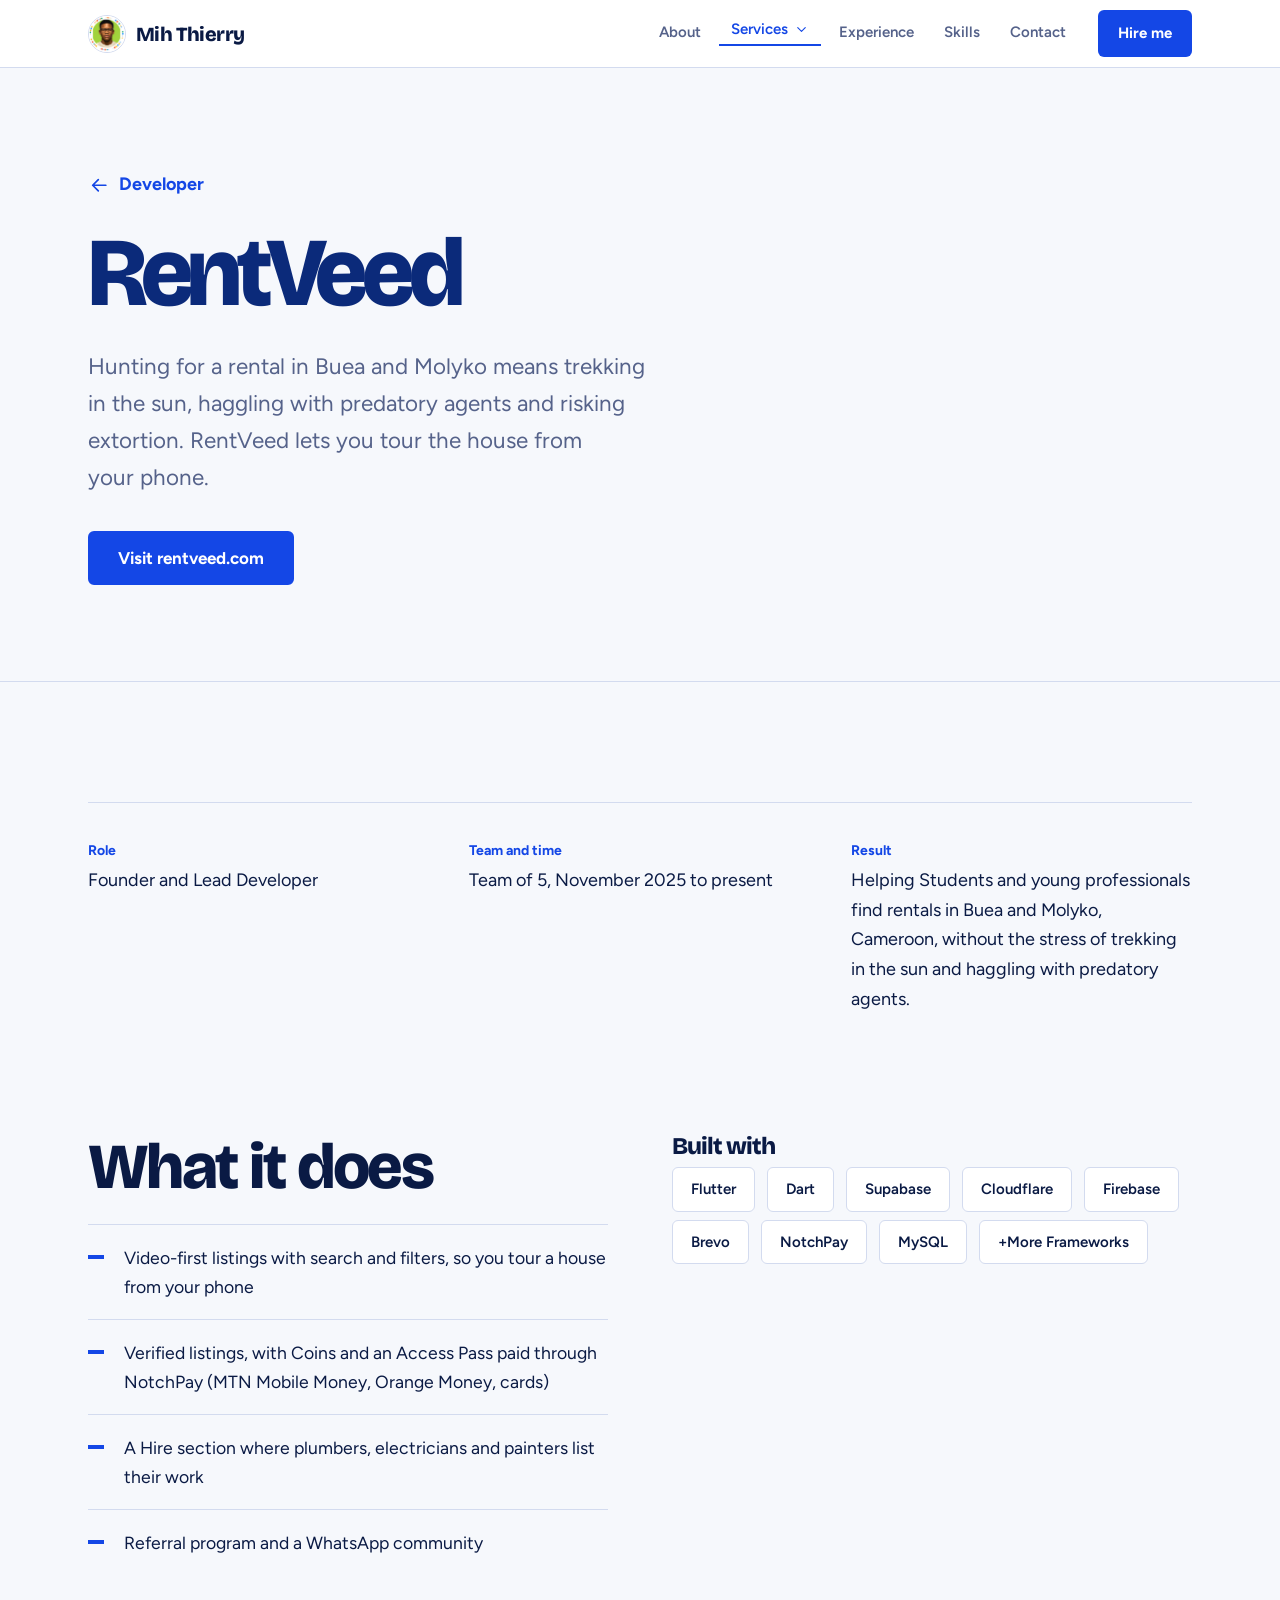
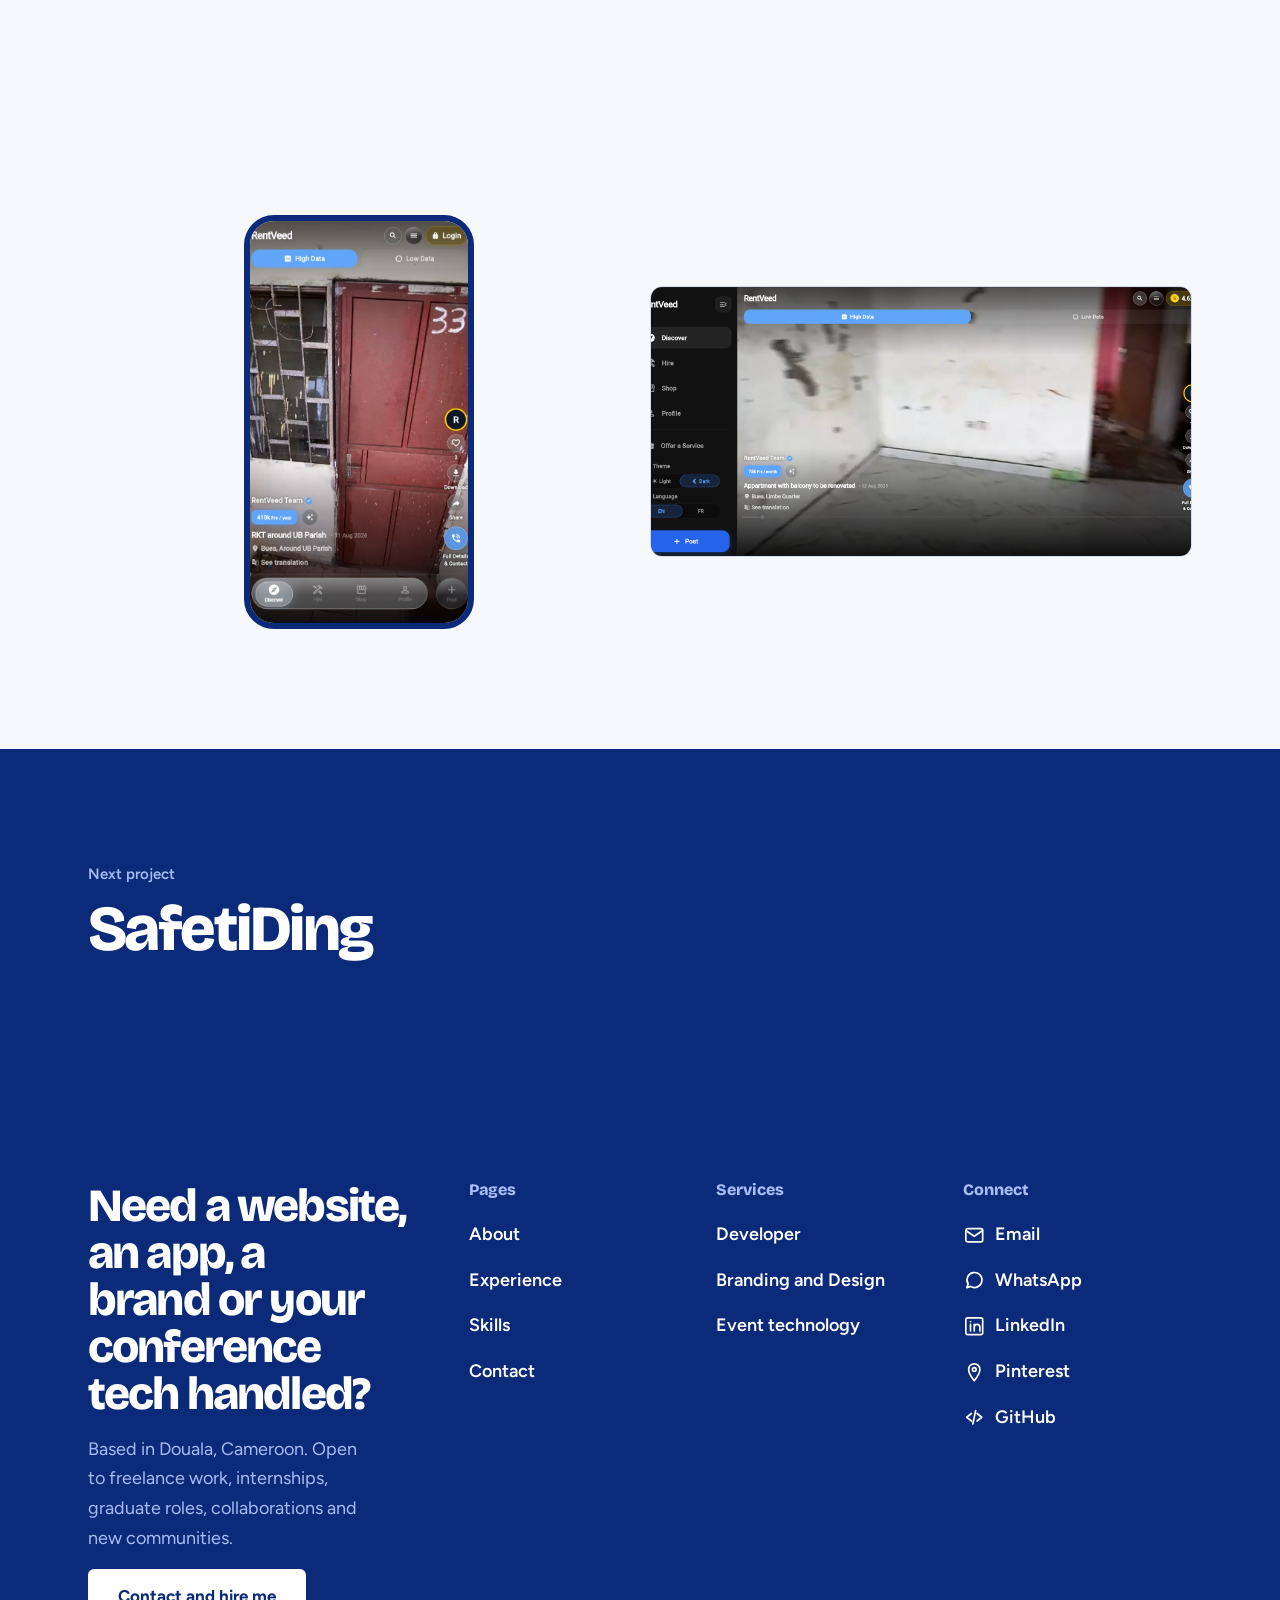
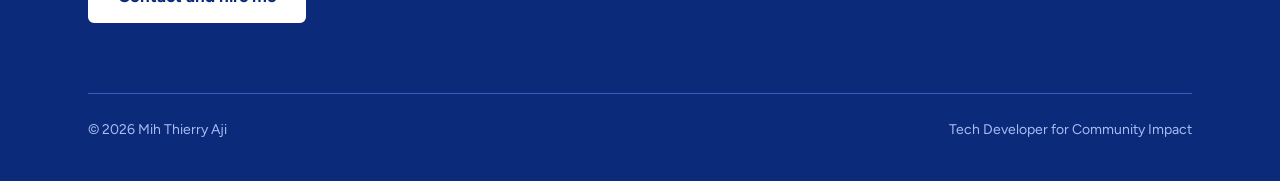
<file: rentveed.html>
<!doctype html>
<html lang="en">
  <head>
    <meta charset="utf-8" />
    <meta name="viewport" content="width=device-width,initial-scale=1" />
    <title>RentVeed | Mih Thierry Aji</title>
    <meta
      name="description"
      content="RentVeed lets you tour rentals in Buea and Molyko on video from your phone, with verified listings and no predatory agents. Built by Mih Thierry Aji."
    />
    <link rel="preconnect" href="https://fonts.googleapis.com" />
    <link rel="preconnect" href="https://fonts.gstatic.com" crossorigin />
    <link
      href="https://fonts.googleapis.com/css2?family=Bricolage+Grotesque:opsz,wght@12..96,800&family=Figtree:wght@400;500;600;700&display=swap"
      rel="stylesheet"
    />
    <script>
      function fb(i) {
        var k = +(i.dataset.k || 0),
          X = ["png", "webp", "jpeg"];
        if (k < 3) {
          i.dataset.k = k + 1;
          i.src = i.src.replace(/\.[a-z]+$/i, "." + X[k]);
        } else i.remove();
      }
    </script>
    <!-- seo:start -->
    <link rel="canonical" href="https://mihthierry.pages.dev/rentveed" />
    <meta name="robots" content="index,follow,max-image-preview:large,max-snippet:-1" />
    <meta name="author" content="Mih Thierry Aji" />
    <meta property="og:type" content="website" />
    <meta property="og:site_name" content="Mih Thierry Aji" />
    <meta property="og:title" content="RentVeed | Mih Thierry Aji" />
    <meta property="og:description" content="RentVeed lets you tour rentals in Buea and Molyko on video from your phone, with verified listings and no predatory agents. Built by Mih Thierry Aji." />
    <meta property="og:url" content="https://mihthierry.pages.dev/rentveed" />
    <meta property="og:image" content="https://mihthierry.pages.dev/images/rentveed-hero.jpg" />
    <meta property="og:locale" content="en" />
    <meta name="twitter:card" content="summary_large_image" />
    <meta name="twitter:title" content="RentVeed | Mih Thierry Aji" />
    <meta name="twitter:description" content="RentVeed lets you tour rentals in Buea and Molyko on video from your phone, with verified listings and no predatory agents. Built by Mih Thierry Aji." />
    <meta name="twitter:image" content="https://mihthierry.pages.dev/images/rentveed-hero.jpg" />
    <script type="application/ld+json">{"@context": "https://schema.org", "@type": "WebSite", "name": "Mih Thierry Aji Portfolio", "url": "https://mihthierry.pages.dev/", "inLanguage": "en"}</script>
    <script type="application/ld+json">{"@context": "https://schema.org", "@type": "BreadcrumbList", "itemListElement": [{"@type": "ListItem", "position": 1, "name": "Home", "item": "https://mihthierry.pages.dev/"}, {"@type": "ListItem", "position": 2, "name": "RentVeed", "item": "https://mihthierry.pages.dev/rentveed"}]}</script>
    <script type="application/ld+json">{"@context": "https://schema.org", "@type": "WebPage", "name": "RentVeed | Mih Thierry Aji", "url": "https://mihthierry.pages.dev/rentveed", "description": "RentVeed lets you tour rentals in Buea and Molyko on video from your phone, with verified listings and no predatory agents. Built by Mih Thierry Aji.", "isPartOf": {"@type": "WebSite", "url": "https://mihthierry.pages.dev/"}, "about": {"@type": "Person", "name": "Mih Thierry Aji", "url": "https://mihthierry.pages.dev/"}}</script>
    <!-- seo:end -->
    <link rel="stylesheet" href="css/style.css" />
  </head>
  <body data-page="rentveed">
    <div id="site-header"></div>
    <main>
      <header class="hero s">
        <div class="w">
          <h1>RentVeed</h1>
          <p>
            Hunting for a rental in Buea and Molyko means trekking in the sun, haggling with
            predatory agents and risking extortion. RentVeed lets you tour the house from your
            phone.
          </p>
          <div class="acts">
            <a class="btn y" href="https://rentveed.com" target="_blank" rel="noopener">
              Visit rentveed.com
            </a>
          </div>
        </div>
      </header>
      <section>
        <div class="w">
          <div class="facts">
            <div>
              <b>Role</b>
              Founder and Lead Developer
            </div>
            <div>
              <b>Team and time</b>
              Team of 5, November 2025 to present
            </div>
            <div>
              <b>Result</b>
              Helping Students and young professionals find rentals in Buea and Molyko, Cameroon, without the stress of trekking in the sun and haggling with predatory agents.
            </div>
          </div>
        </div>
      </section>
      <section style="padding-top: 0">
        <div class="w two" style="align-items: start">
          <div>
            <h2>What it does</h2>
            <ul class="pts">
              <li>
                Video-first listings with search and filters, so you tour a house from your phone
              </li>
              <li>
                Verified listings, with Coins and an Access Pass paid through NotchPay (MTN Mobile
                Money, Orange Money, cards)
              </li>
              <li>A Hire section where plumbers, electricians and painters list their work</li>
              <li>Referral program and a WhatsApp community</li>
            </ul>
          </div>
          <div>
            <h3>Built with</h3>
            <div class="tags">
              <span>Flutter</span>
              <span>Dart</span>
              <span>Supabase</span>
              <span>Cloudflare</span>
              <span>Firebase</span>
              <span>Brevo</span>
              <span>NotchPay</span>
              <span>MySQL</span>
              <span>+More Frameworks</span>
            </div>
          </div>
        </div>
      </section>
      <section>
        <div class="w">
          <div class="gal">
            <figure class="fig p" data-alt="RentVeed app on a phone showing the video listing feed">
              <img
                src="images/rentveed-hero.jpg"
                alt="RentVeed app on a phone showing the video listing feed"
                onerror="fb(this)"
              />
            </figure>

            <figure class="fig" data-alt="RentVeed website">
              <img src="images/rentveed-web.jpg" alt="RentVeed website" onerror="fb(this)" />
            </figure>
          </div>
        </div>
      </section>
      <a class="next dark" href="safetiding.html">
        <div class="w">
          <small>Next project</small>
          <h2>SafetiDing</h2>
        </div>
      </a>
    </main>
    <div id="site-footer"></div>
    <script src="js/layout.js"></script>
    <script src="js/main.js"></script>
  </body>
</html>
</file>
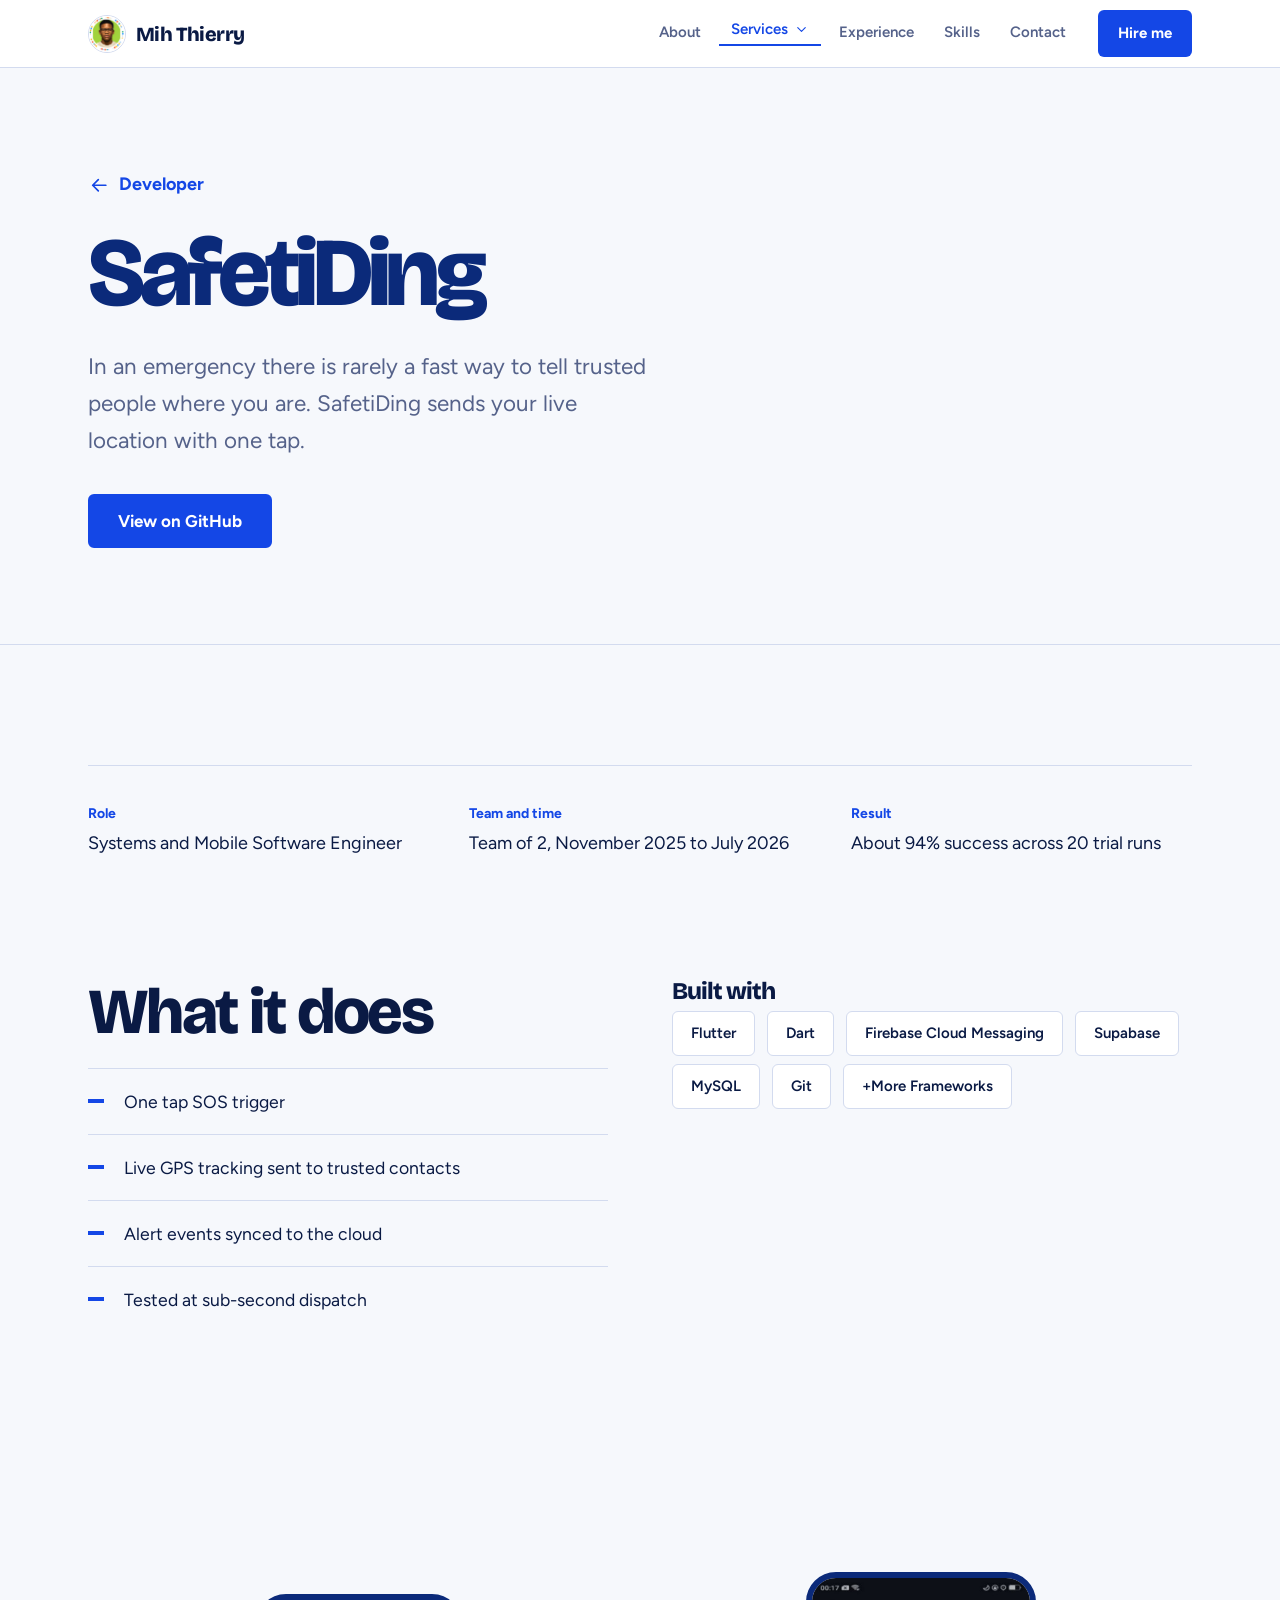
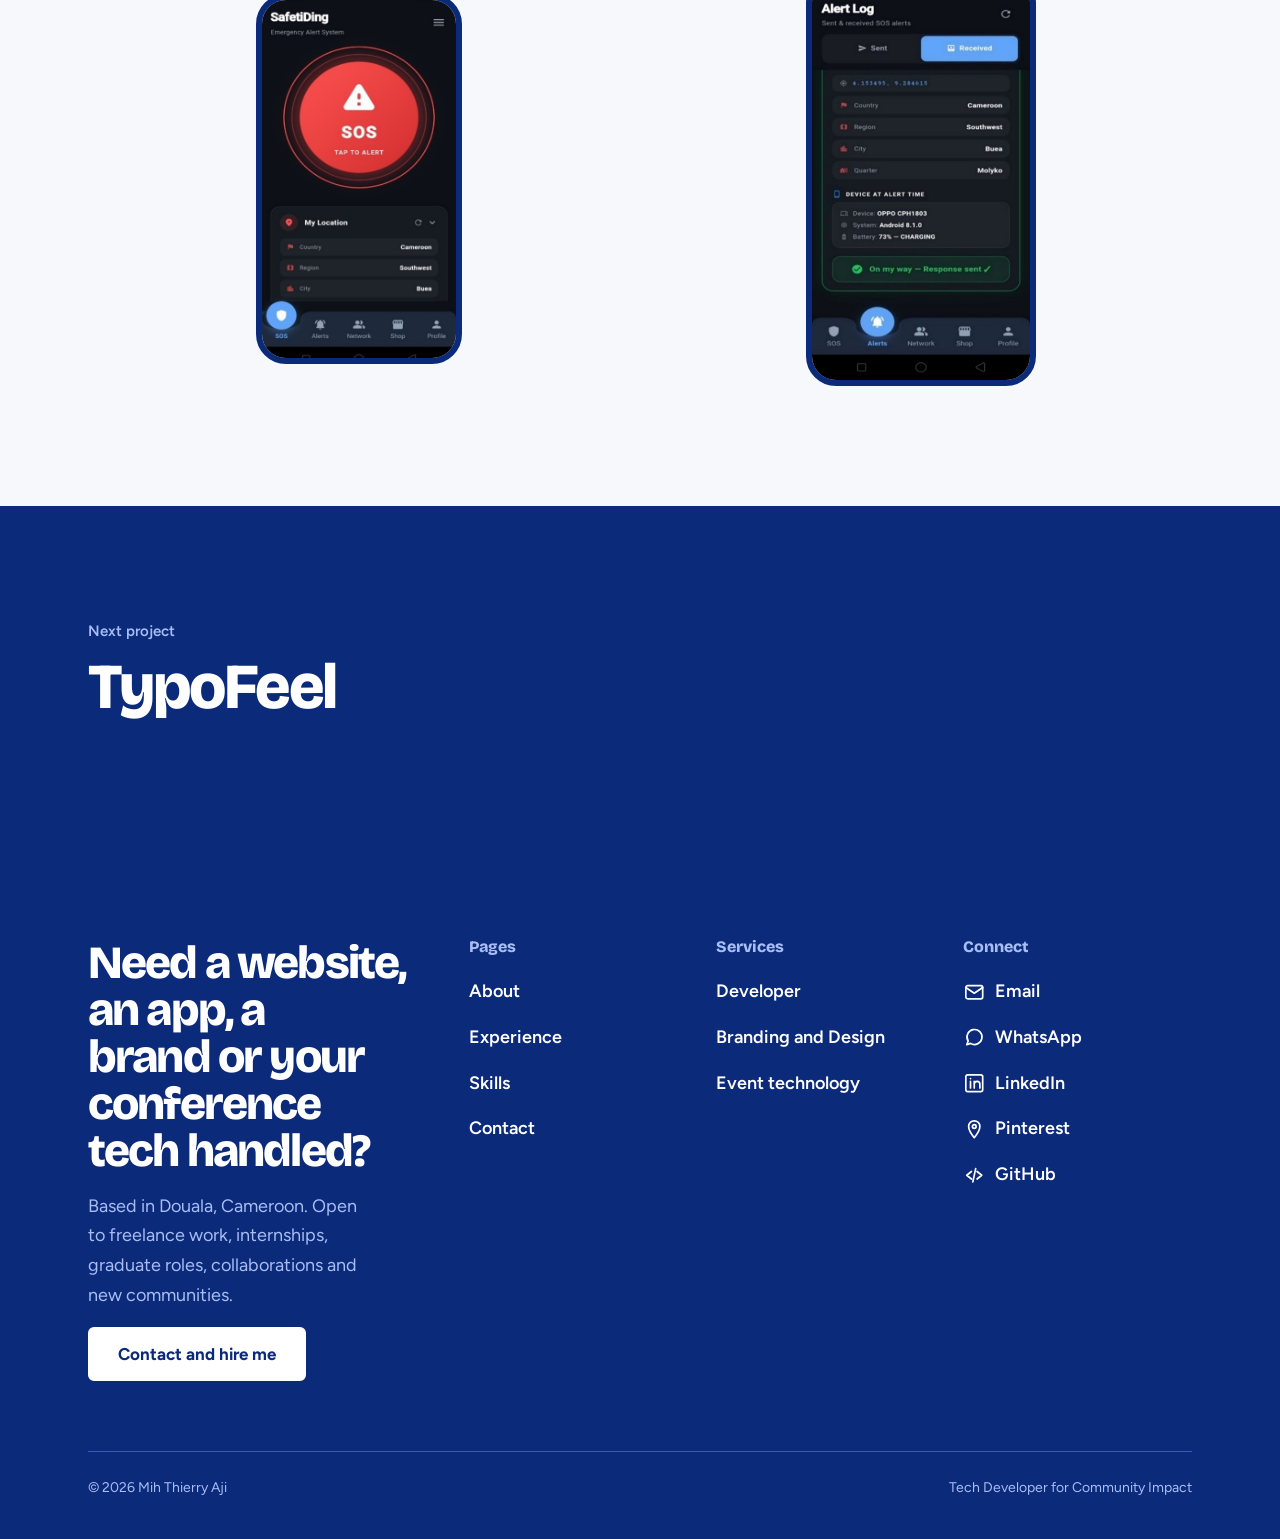
<file: safetiding.html>
<!doctype html>
<html lang="en">
  <head>
    <meta charset="utf-8" />
    <meta name="viewport" content="width=device-width,initial-scale=1" />
    <title>SafetiDing | Mih Thierry Aji</title>
    <meta
      name="description"
      content="SafetiDing is an emergency app that sends your live location to trusted people with one tap. Built by Mih Thierry Aji in Cameroon."
    />
    <link rel="preconnect" href="https://fonts.googleapis.com" />
    <link rel="preconnect" href="https://fonts.gstatic.com" crossorigin />
    <link
      href="https://fonts.googleapis.com/css2?family=Bricolage+Grotesque:opsz,wght@12..96,800&family=Figtree:wght@400;500;600;700&display=swap"
      rel="stylesheet"
    />
    <script>
      function fb(i) {
        var k = +(i.dataset.k || 0),
          X = ["png", "webp", "jpeg"];
        if (k < 3) {
          i.dataset.k = k + 1;
          i.src = i.src.replace(/\.[a-z]+$/i, "." + X[k]);
        } else i.remove();
      }
    </script>
    <!-- seo:start -->
    <link rel="canonical" href="https://mihthierry.pages.dev/safetiding" />
    <meta name="robots" content="index,follow,max-image-preview:large,max-snippet:-1" />
    <meta name="author" content="Mih Thierry Aji" />
    <meta property="og:type" content="website" />
    <meta property="og:site_name" content="Mih Thierry Aji" />
    <meta property="og:title" content="SafetiDing | Mih Thierry Aji" />
    <meta property="og:description" content="SafetiDing is an emergency app that sends your live location to trusted people with one tap. Built by Mih Thierry Aji in Cameroon." />
    <meta property="og:url" content="https://mihthierry.pages.dev/safetiding" />
    <meta property="og:image" content="https://mihthierry.pages.dev/images/safetiding-hero.jpg" />
    <meta property="og:locale" content="en" />
    <meta name="twitter:card" content="summary_large_image" />
    <meta name="twitter:title" content="SafetiDing | Mih Thierry Aji" />
    <meta name="twitter:description" content="SafetiDing is an emergency app that sends your live location to trusted people with one tap. Built by Mih Thierry Aji in Cameroon." />
    <meta name="twitter:image" content="https://mihthierry.pages.dev/images/safetiding-hero.jpg" />
    <script type="application/ld+json">{"@context": "https://schema.org", "@type": "WebSite", "name": "Mih Thierry Aji Portfolio", "url": "https://mihthierry.pages.dev/", "inLanguage": "en"}</script>
    <script type="application/ld+json">{"@context": "https://schema.org", "@type": "BreadcrumbList", "itemListElement": [{"@type": "ListItem", "position": 1, "name": "Home", "item": "https://mihthierry.pages.dev/"}, {"@type": "ListItem", "position": 2, "name": "SafetiDing", "item": "https://mihthierry.pages.dev/safetiding"}]}</script>
    <script type="application/ld+json">{"@context": "https://schema.org", "@type": "WebPage", "name": "SafetiDing | Mih Thierry Aji", "url": "https://mihthierry.pages.dev/safetiding", "description": "SafetiDing is an emergency app that sends your live location to trusted people with one tap. Built by Mih Thierry Aji in Cameroon.", "isPartOf": {"@type": "WebSite", "url": "https://mihthierry.pages.dev/"}, "about": {"@type": "Person", "name": "Mih Thierry Aji", "url": "https://mihthierry.pages.dev/"}}</script>
    <!-- seo:end -->
    <link rel="stylesheet" href="css/style.css" />
  </head>
  <body data-page="safetiding">
    <div id="site-header"></div>
    <main>
      <header class="hero s">
        <div class="w">
          <h1>SafetiDing</h1>
          <p>
            In an emergency there is rarely a fast way to tell trusted people where you are.
            SafetiDing sends your live location with one tap.
          </p>
          <div class="acts">
            <a
              class="btn y"
              href="https://github.com/THI3RRY-ui/SafetiDing"
              target="_blank"
              rel="noopener"
            >
              View on GitHub
            </a>
          </div>
        </div>
      </header>
      <section>
        <div class="w">
          <div class="facts">
            <div>
              <b>Role</b>
              Systems and Mobile Software Engineer
            </div>
            <div>
              <b>Team and time</b>
              Team of 2, November 2025 to July 2026
            </div>
            <div>
              <b>Result</b>
              About 94% success across 20 trial runs
            </div>
          </div>
        </div>
      </section>
      <section style="padding-top: 0">
        <div class="w two" style="align-items: start">
          <div>
            <h2>What it does</h2>
            <ul class="pts">
              <li>One tap SOS trigger</li>
              <li>Live GPS tracking sent to trusted contacts</li>
              <li>Alert events synced to the cloud</li>
              <li>Tested at sub-second dispatch</li>
            </ul>
          </div>
          <div>
            <h3>Built with</h3>
            <div class="tags">
              <span>Flutter</span>
              <span>Dart</span>
              <span>Firebase Cloud Messaging</span>
              <span>Supabase</span>
              <span>MySQL</span>
              <span>Git</span>
              <span>+More Frameworks</span>
            </div>
          </div>
        </div>
      </section>
      <section>
        <div class="w">
          <div class="gal">
            <figure class="fig p" data-alt="SafetiDing SOS screen">
              <img
                src="images/safetiding-hero.jpg"
                alt="SafetiDing SOS screen"
                onerror="fb(this)"
              />
            </figure>
            <figure class="fig p" data-alt="SafetiDing live map during an alert">
              <img
                src="images/safetiding-screen-01.jpg"
                alt="SafetiDing live map during an alert"
                onerror="fb(this)"
              />
            </figure>
            
          </div>
        </div>
      </section>
      <a class="next dark" href="typofeel.html">
        <div class="w">
          <small>Next project</small>
          <h2>TypoFeel</h2>
        </div>
      </a>
    </main>
    <div id="site-footer"></div>
    <script src="js/layout.js"></script>
    <script src="js/main.js"></script>
  </body>
</html>
</file>
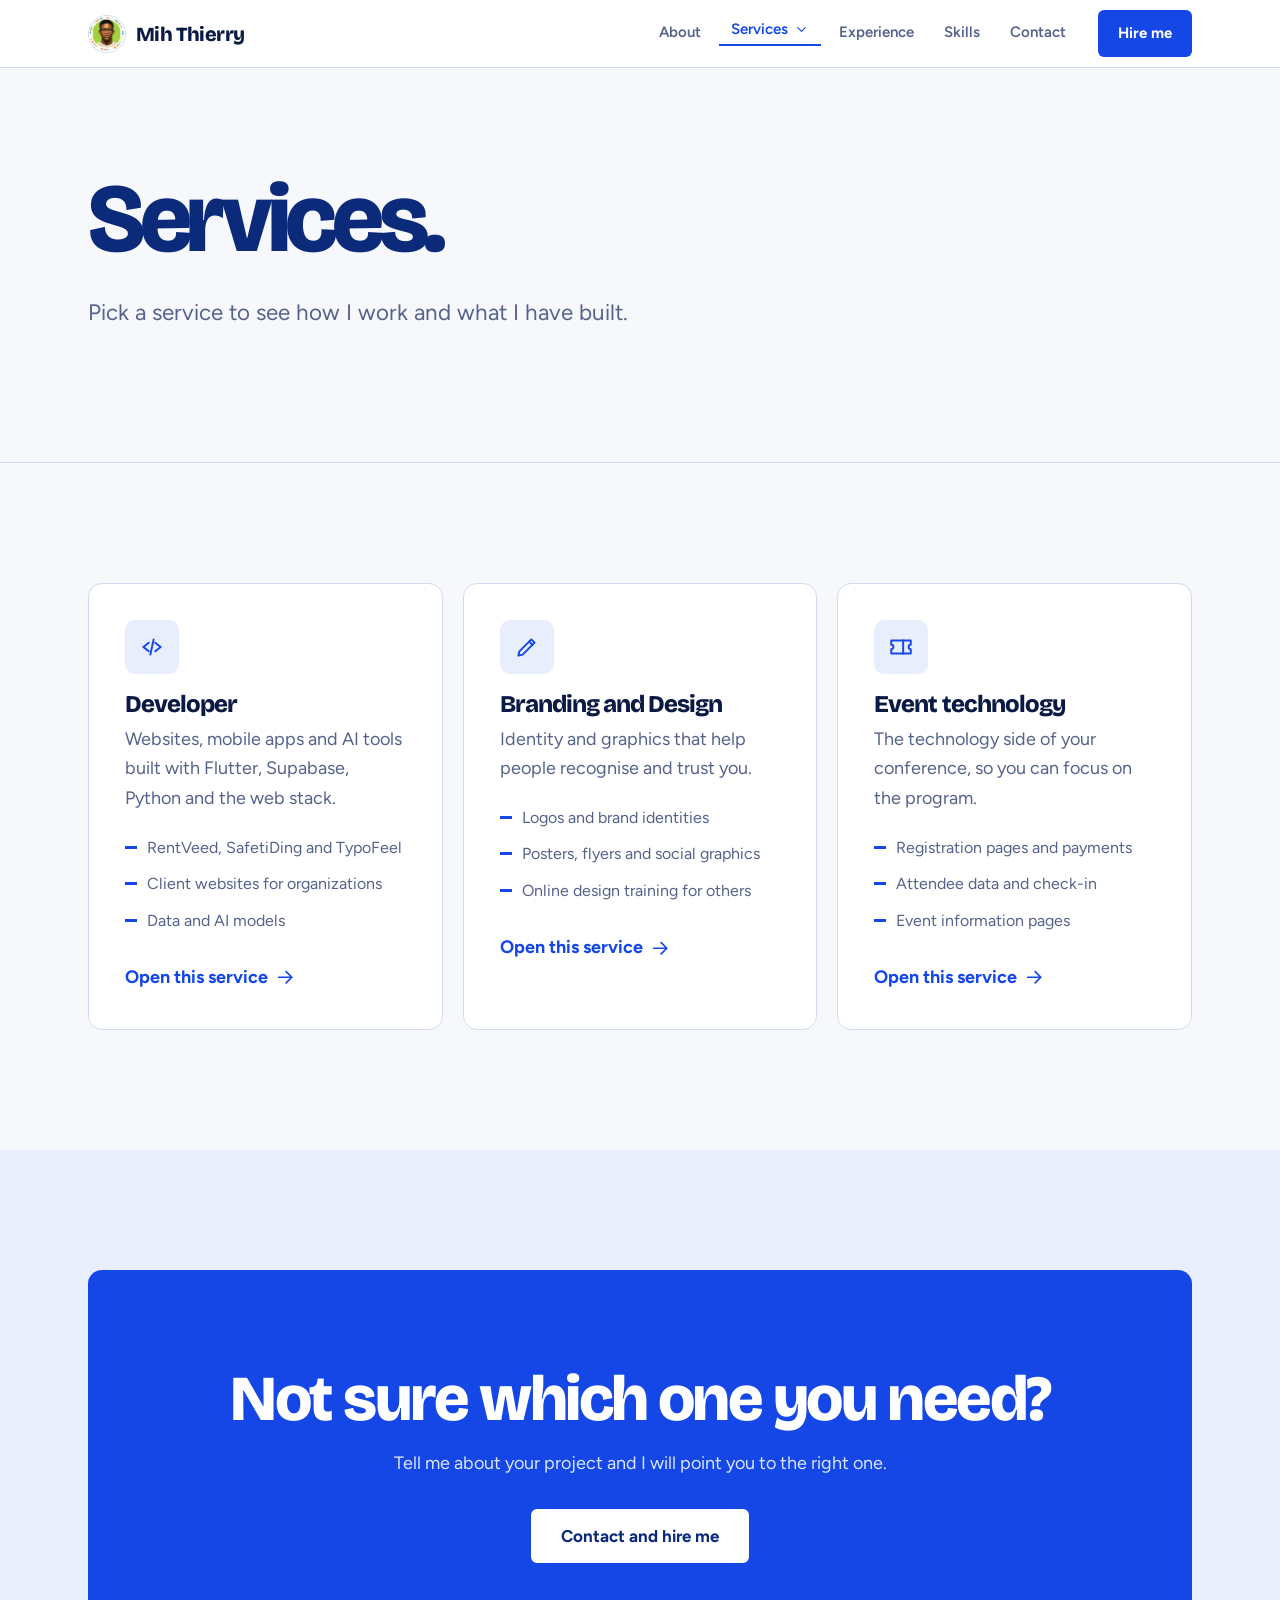
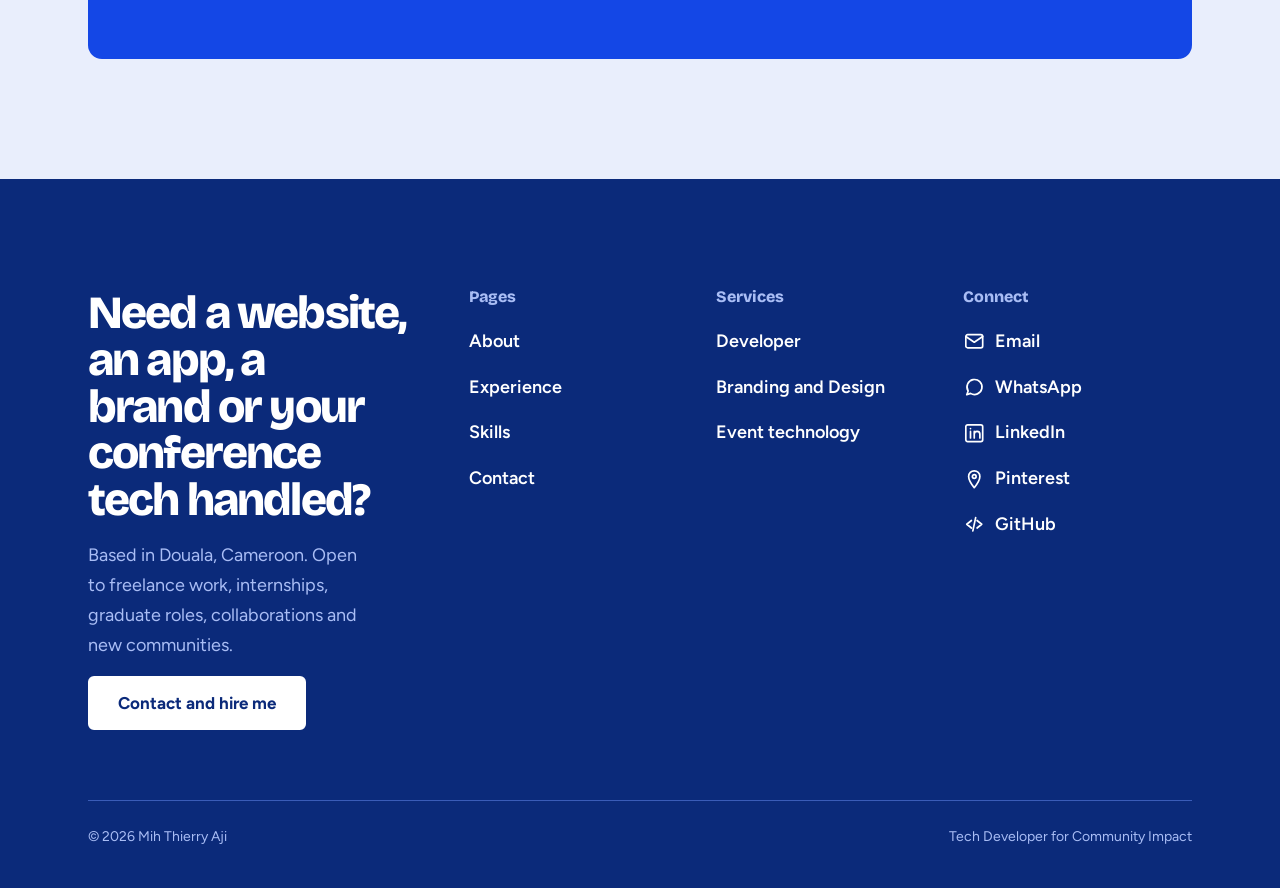
<file: services.html>
<!doctype html>
<html lang="en">
  <head>
    <meta charset="utf-8" />
    <meta name="viewport" content="width=device-width,initial-scale=1" />
    <title>Services | Mih Thierry Aji</title>
    <meta
      name="description"
      content="Services by Mih Thierry Aji: websites, mobile apps and AI tools, branding and graphics, and event technology for conferences, from Douala, Cameroon."
    />
    <link rel="preconnect" href="https://fonts.googleapis.com" />
    <link rel="preconnect" href="https://fonts.gstatic.com" crossorigin />
    <link
      href="https://fonts.googleapis.com/css2?family=Bricolage+Grotesque:opsz,wght@12..96,800&family=Figtree:wght@400;500;600;700&display=swap"
      rel="stylesheet"
    />
    <script>
      function fb(i) {
        var k = +(i.dataset.k || 0),
          X = ["png", "webp", "jpeg"];
        if (k < 3) {
          i.dataset.k = k + 1;
          i.src = i.src.replace(/\.[a-z]+$/i, "." + X[k]);
        } else i.remove();
      }
    </script>
    <!-- seo:start -->
    <link rel="canonical" href="https://mihthierry.pages.dev/services" />
    <meta name="robots" content="index,follow,max-image-preview:large,max-snippet:-1" />
    <meta name="author" content="Mih Thierry Aji" />
    <meta property="og:type" content="website" />
    <meta property="og:site_name" content="Mih Thierry Aji" />
    <meta property="og:title" content="Services | Mih Thierry Aji" />
    <meta property="og:description" content="Services by Mih Thierry Aji: websites, mobile apps and AI tools, branding and graphics, and event technology for conferences, from Douala, Cameroon." />
    <meta property="og:url" content="https://mihthierry.pages.dev/services" />
    <meta property="og:image" content="https://mihthierry.pages.dev/images/home-hero-portrait.jpg" />
    <meta property="og:locale" content="en" />
    <meta name="twitter:card" content="summary_large_image" />
    <meta name="twitter:title" content="Services | Mih Thierry Aji" />
    <meta name="twitter:description" content="Services by Mih Thierry Aji: websites, mobile apps and AI tools, branding and graphics, and event technology for conferences, from Douala, Cameroon." />
    <meta name="twitter:image" content="https://mihthierry.pages.dev/images/home-hero-portrait.jpg" />
    <script type="application/ld+json">{"@context": "https://schema.org", "@type": "WebSite", "name": "Mih Thierry Aji Portfolio", "url": "https://mihthierry.pages.dev/", "inLanguage": "en"}</script>
    <script type="application/ld+json">{"@context": "https://schema.org", "@type": "BreadcrumbList", "itemListElement": [{"@type": "ListItem", "position": 1, "name": "Home", "item": "https://mihthierry.pages.dev/"}, {"@type": "ListItem", "position": 2, "name": "Services", "item": "https://mihthierry.pages.dev/services"}]}</script>
    <script type="application/ld+json">{"@context": "https://schema.org", "@type": "WebPage", "name": "Services | Mih Thierry Aji", "url": "https://mihthierry.pages.dev/services", "description": "Services by Mih Thierry Aji: websites, mobile apps and AI tools, branding and graphics, and event technology for conferences, from Douala, Cameroon.", "isPartOf": {"@type": "WebSite", "url": "https://mihthierry.pages.dev/"}, "about": {"@type": "Person", "name": "Mih Thierry Aji", "url": "https://mihthierry.pages.dev/"}}</script>
    <!-- seo:end -->
    <link rel="stylesheet" href="css/style.css" />
  </head>
  <body data-page="services">
    <div id="site-header"></div>
    <main>
      <header class="hero s">
        <div class="w">
          <h1>Services.</h1>
          <p>Pick a service to see how I work and what I have built.</p>
        </div>
      </header>
      <section>
        <div class="w">
          <div class="cards">
            <a class="card" href="developer.html">
              <span class="ib">
                <svg class="ic" aria-hidden="true"><use href="#i-code" /></svg>
              </span>
              <h3>Developer</h3>
              <p>
                Websites, mobile apps and AI tools built with Flutter, Supabase, Python and the web
                stack.
              </p>
              <ul class="mini">
                <li>RentVeed, SafetiDing and TypoFeel</li>
                <li>Client websites for organizations</li>
                <li>Data and AI models</li>
              </ul>
              <span class="more">
                Open this service
                <svg class="ic" aria-hidden="true"><use href="#i-arrow" /></svg>
              </span>
            </a>
            <a class="card" href="design.html">
              <span class="ib">
                <svg class="ic" aria-hidden="true"><use href="#i-pen" /></svg>
              </span>
              <h3>Branding and Design</h3>
              <p>Identity and graphics that help people recognise and trust you.</p>
              <ul class="mini">
                <li>Logos and brand identities</li>
                <li>Posters, flyers and social graphics</li>
                <li>Online design training for others</li>
              </ul>
              <span class="more">
                Open this service
                <svg class="ic" aria-hidden="true"><use href="#i-arrow" /></svg>
              </span>
            </a>
            <a class="card" href="events.html">
              <span class="ib">
                <svg class="ic" aria-hidden="true"><use href="#i-ticket" /></svg>
              </span>
              <h3>Event technology</h3>
              <p>The technology side of your conference, so you can focus on the program.</p>
              <ul class="mini">
                <li>Registration pages and payments</li>
                <li>Attendee data and check-in</li>
                <li>Event information pages</li>
              </ul>
              <span class="more">
                Open this service
                <svg class="ic" aria-hidden="true"><use href="#i-arrow" /></svg>
              </span>
            </a>
          </div>
        </div>
      </section>
      <section class="grey">
        <div class="w">
          <div class="cta">
            <h2>Not sure which one you need?</h2>
            <p>Tell me about your project and I will point you to the right one.</p>
            <a class="btn" href="contact.html">Contact and hire me</a>
          </div>
        </div>
      </section>
    </main>
    <div id="site-footer"></div>
    <script src="js/layout.js"></script>
    <script src="js/main.js"></script>
  </body>
</html>
</file>
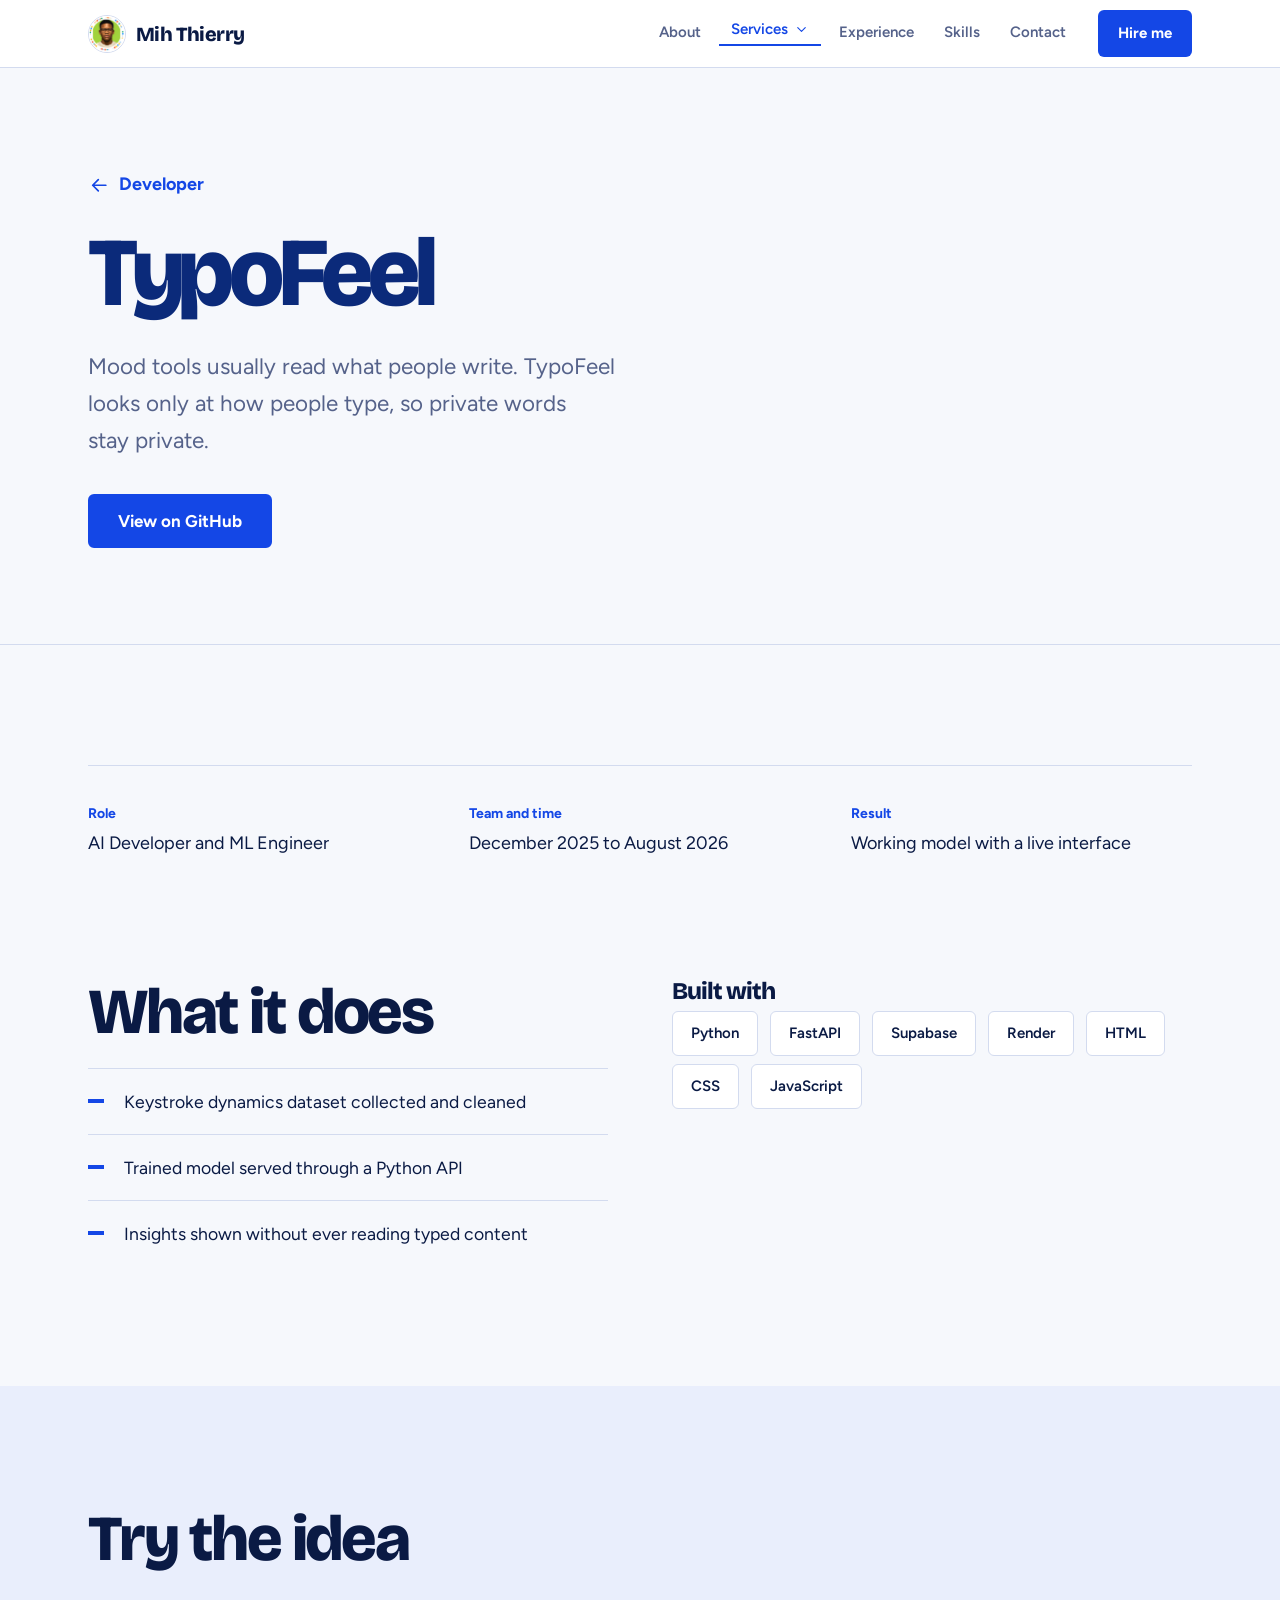
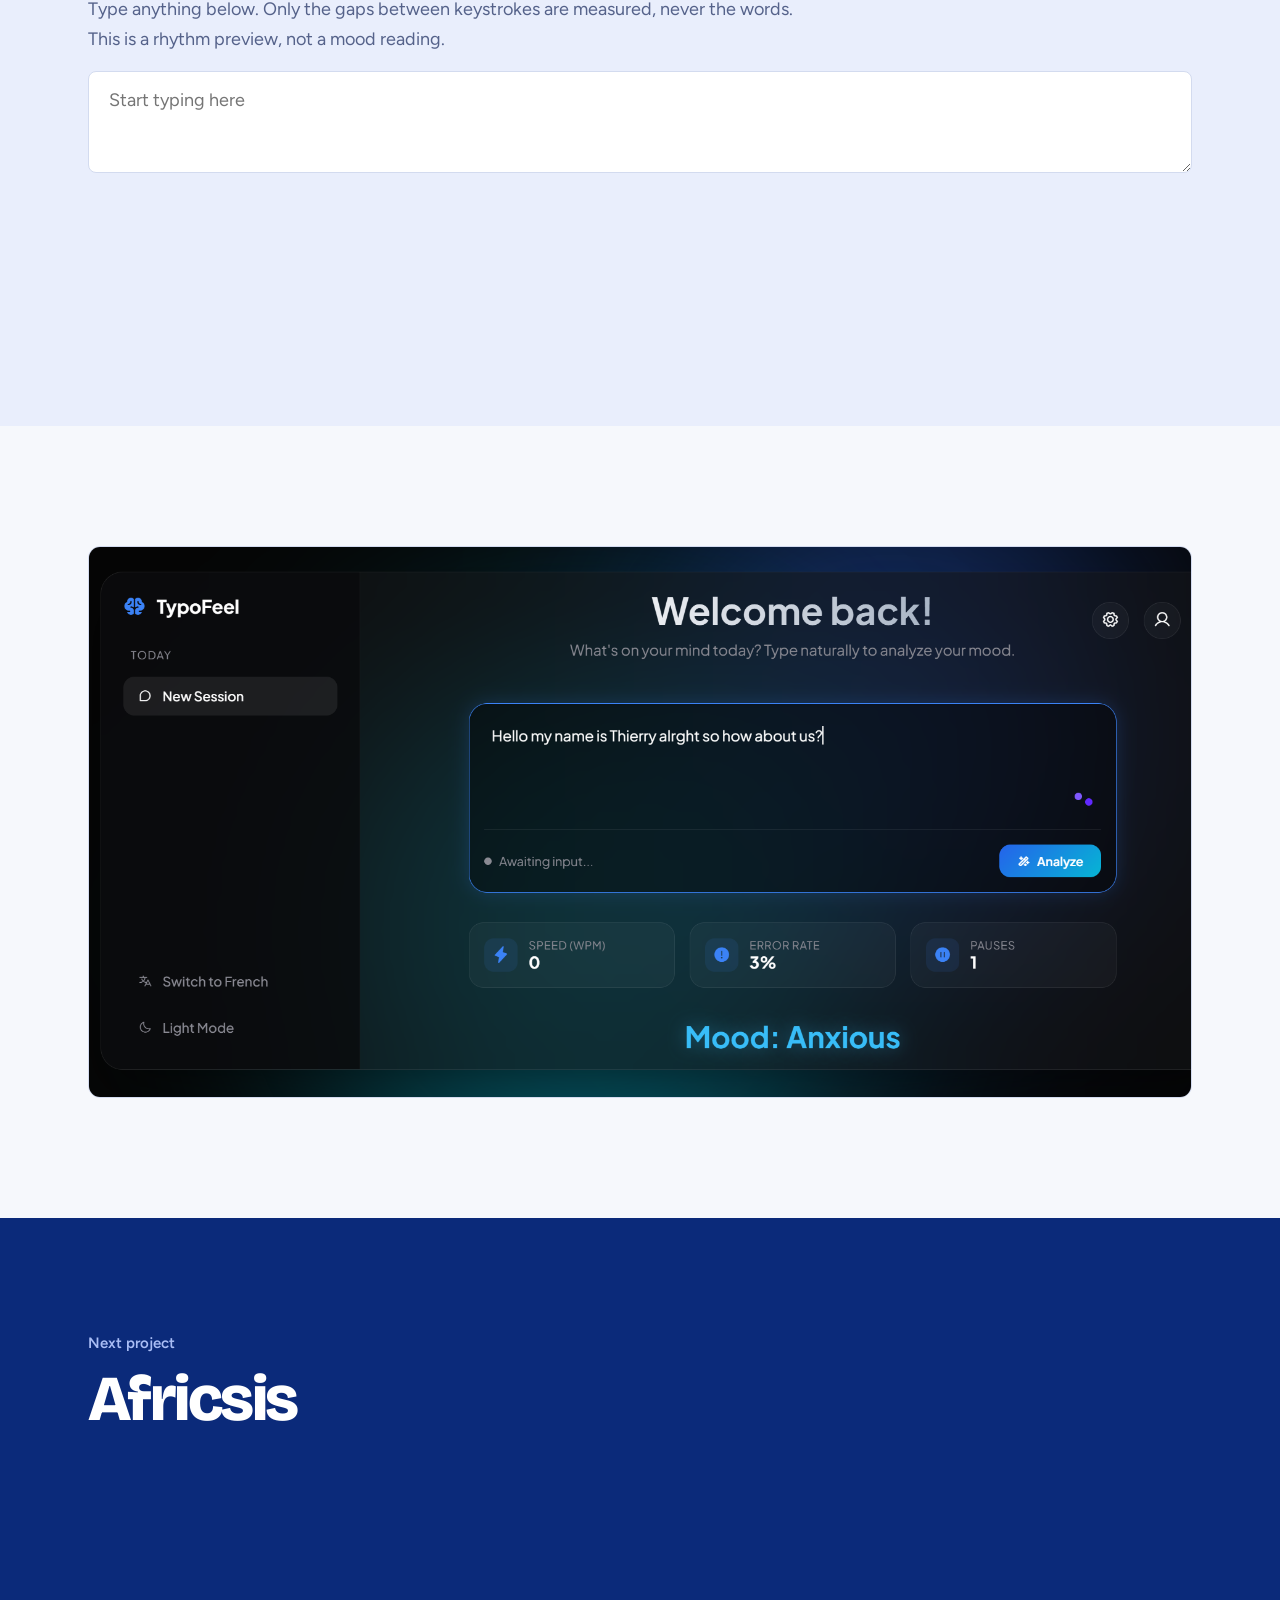
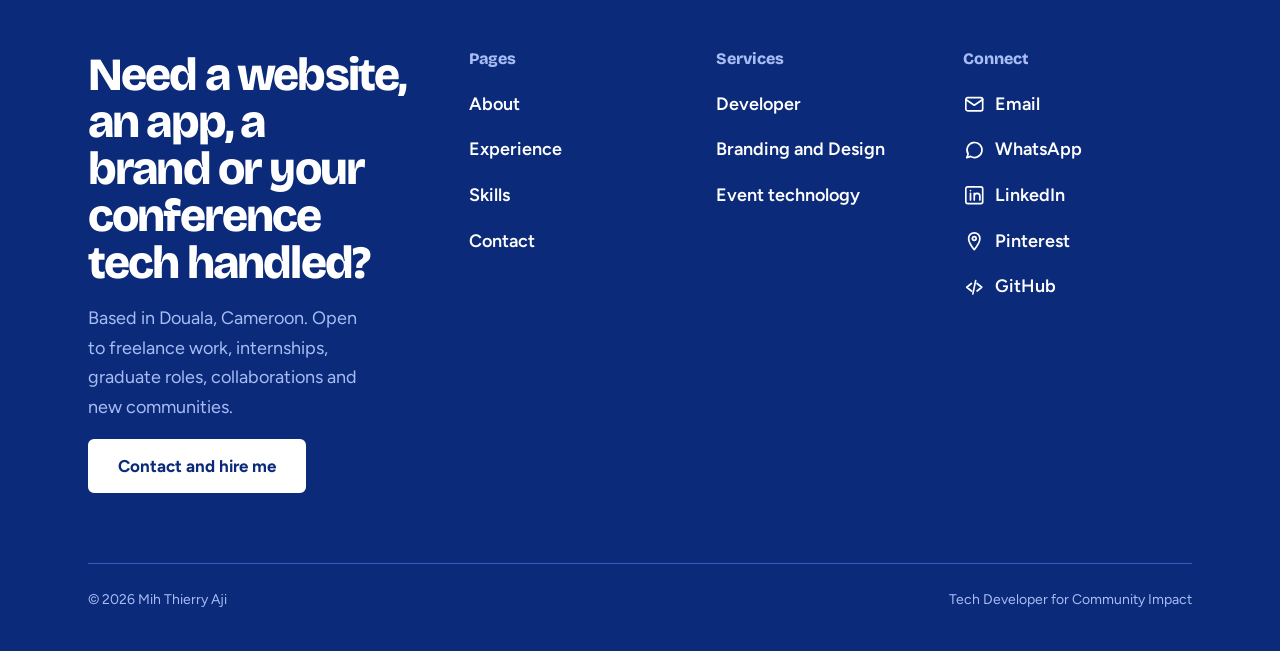
<file: typofeel.html>
<!doctype html>
<html lang="en">
  <head>
    <meta charset="utf-8" />
    <meta name="viewport" content="width=device-width,initial-scale=1" />
    <title>TypoFeel | Mih Thierry Aji</title>
    <meta
      name="description"
      content="TypoFeel is a mood tool that reads only how people type, never what they write, so private words stay private. Built by Mih Thierry Aji."
    />
    <link rel="preconnect" href="https://fonts.googleapis.com" />
    <link rel="preconnect" href="https://fonts.gstatic.com" crossorigin />
    <link
      href="https://fonts.googleapis.com/css2?family=Bricolage+Grotesque:opsz,wght@12..96,800&family=Figtree:wght@400;500;600;700&display=swap"
      rel="stylesheet"
    />
    <script>
      function fb(i) {
        var k = +(i.dataset.k || 0),
          X = ["png", "webp", "jpeg"];
        if (k < 3) {
          i.dataset.k = k + 1;
          i.src = i.src.replace(/\.[a-z]+$/i, "." + X[k]);
        } else i.remove();
      }
    </script>
    <!-- seo:start -->
    <link rel="canonical" href="https://mihthierry.pages.dev/typofeel" />
    <meta name="robots" content="index,follow,max-image-preview:large,max-snippet:-1" />
    <meta name="author" content="Mih Thierry Aji" />
    <meta property="og:type" content="website" />
    <meta property="og:site_name" content="Mih Thierry Aji" />
    <meta property="og:title" content="TypoFeel | Mih Thierry Aji" />
    <meta property="og:description" content="TypoFeel is a mood tool that reads only how people type, never what they write, so private words stay private. Built by Mih Thierry Aji." />
    <meta property="og:url" content="https://mihthierry.pages.dev/typofeel" />
    <meta property="og:image" content="https://mihthierry.pages.dev/images/typofeel-hero.jpg" />
    <meta property="og:locale" content="en" />
    <meta name="twitter:card" content="summary_large_image" />
    <meta name="twitter:title" content="TypoFeel | Mih Thierry Aji" />
    <meta name="twitter:description" content="TypoFeel is a mood tool that reads only how people type, never what they write, so private words stay private. Built by Mih Thierry Aji." />
    <meta name="twitter:image" content="https://mihthierry.pages.dev/images/typofeel-hero.jpg" />
    <script type="application/ld+json">{"@context": "https://schema.org", "@type": "WebSite", "name": "Mih Thierry Aji Portfolio", "url": "https://mihthierry.pages.dev/", "inLanguage": "en"}</script>
    <script type="application/ld+json">{"@context": "https://schema.org", "@type": "BreadcrumbList", "itemListElement": [{"@type": "ListItem", "position": 1, "name": "Home", "item": "https://mihthierry.pages.dev/"}, {"@type": "ListItem", "position": 2, "name": "TypoFeel", "item": "https://mihthierry.pages.dev/typofeel"}]}</script>
    <script type="application/ld+json">{"@context": "https://schema.org", "@type": "WebPage", "name": "TypoFeel | Mih Thierry Aji", "url": "https://mihthierry.pages.dev/typofeel", "description": "TypoFeel is a mood tool that reads only how people type, never what they write, so private words stay private. Built by Mih Thierry Aji.", "isPartOf": {"@type": "WebSite", "url": "https://mihthierry.pages.dev/"}, "about": {"@type": "Person", "name": "Mih Thierry Aji", "url": "https://mihthierry.pages.dev/"}}</script>
    <!-- seo:end -->
    <link rel="stylesheet" href="css/style.css" />
  </head>
  <body data-page="typofeel">
    <div id="site-header"></div>
    <main>
      <header class="hero s">
        <div class="w">
          <h1>TypoFeel</h1>
          <p>
            Mood tools usually read what people write. TypoFeel looks only at how people type, so
            private words stay private.
          </p>
          <div class="acts">
            <a
              class="btn y"
              href="https://github.com/THI3RRY-ui/TypoFeel_Backend"
              target="_blank"
              rel="noopener"
            >
              View on GitHub
            </a>
          </div>
        </div>
      </header>
      <section>
        <div class="w">
          <div class="facts">
            <div>
              <b>Role</b>
              AI Developer and ML Engineer
            </div>
            <div>
              <b>Team and time</b>
              December 2025 to August 2026
            </div>
            <div>
              <b>Result</b>
              Working model with a live interface
            </div>
          </div>
        </div>
      </section>
      <section style="padding-top: 0">
        <div class="w two" style="align-items: start">
          <div>
            <h2>What it does</h2>
            <ul class="pts">
              <li>Keystroke dynamics dataset collected and cleaned</li>
              <li>Trained model served through a Python API</li>
              <li>Insights shown without ever reading typed content</li>
            </ul>
          </div>
          <div>
            <h3>Built with</h3>
            <div class="tags">
              <span>Python</span>
              <span>FastAPI</span>
              <span>Supabase</span>
              <span>Render</span>
              <span>HTML</span>
              <span>CSS</span>
              <span>JavaScript</span>
            </div>
          </div>
        </div>
      </section>
      <section class="grey">
        <div class="w">
          <h2>Try the idea</h2>
          <p>
            Type anything below. Only the gaps between keystrokes are measured, never the words.
            This is a rhythm preview, not a mood reading.
          </p>
          <textarea id="ty" rows="3" placeholder="Start typing here"></textarea>
          <div class="rh" id="rh"></div>
        </div>
      </section>
      <section>
        <div class="w">
          <div class="gal">
            <figure class="fig" data-alt="TypoFeel interface">
              <img src="images/typofeel-hero.jpg" alt="TypoFeel interface" onerror="fb(this)" />
            </figure>
            
          </div>
        </div>
      </section>
      <a class="next dark" href="africsis.html">
        <div class="w">
          <small>Next project</small>
          <h2>Africsis</h2>
        </div>
      </a>
    </main>
    <div id="site-footer"></div>
    <script src="js/layout.js"></script>
    <script src="js/main.js"></script>
  </body>
</html>
</file>
<file: css/style.css>
/* ===== Colors: change the whole site here ===== */
:root {
  --bg: #f6f8fc;
  --ink: #0a1a44;
  --mut: #55628a;
  --blue: #1447e6;
  --deep: #0b2a7a;
  --tint: #e9eefc;
  --line: #d3dbef;
  --amb: #f5b324;
}


/* ===== Reset and base ===== */
* {
  box-sizing: border-box;
  margin: 0;
  padding: 0;
}
html {
  scroll-behavior: smooth;
}
body {
  font:
    18px/1.65 Figtree,
    system-ui,
    sans-serif;
  color: var(--ink);
  background: var(--bg);
  -webkit-font-smoothing: antialiased;
  overflow-x: hidden;
}
h1,
h2,
h3 {
  font-family: "Bricolage Grotesque", system-ui, sans-serif;
  font-weight: 800;
  letter-spacing: -0.04em;
  line-height: 1.02;
}
a {
  color: inherit;
}
.w {
  max-width: 1160px;
  margin: auto;
  padding: 0 28px;
}
section {
  padding: 120px 0;
}
p {
  color: var(--mut);
  max-width: 60ch;
  margin-bottom: 16px;
}
h1 {
  font-size: clamp(3rem, 8vw, 6.8rem);
}
h2 {
  font-size: clamp(2.2rem, 5vw, 4rem);
  margin-bottom: 24px;
}
h3 {
  font-size: 1.5rem;
  margin-bottom: 8px;
}
/* ===== Navigation and mobile menu ===== */
nav.top {
  position: fixed;
  top: 0;
  left: 0;
  right: 0;
  z-index: 50;
  height: 68px;
  background: #fff;
  border-bottom: 1px solid var(--line);
}
nav.top .w {
  display: flex;
  align-items: center;
  height: 68px;
  gap: 8px;
}
nav.top .me {
  font: 800 20px "Bricolage Grotesque";
  letter-spacing: -0.03em;
  text-decoration: none;
  margin-right: auto;
}
.dl {
  display: flex;
  gap: 6px;
}
nav.top a.l {
  text-decoration: none;
  font-size: 15px;
  font-weight: 600;
  color: var(--mut);
  padding: 6px 12px;
  border-bottom: 2px solid transparent;
  transition:
    color 0.2s,
    border-color 0.2s;
}
nav.top a.l:hover,
nav.top a.on {
  color: var(--blue);
  border-color: var(--blue);
}
.pill {
  background: var(--blue);
  color: #fff;
  text-decoration: none;
  font-weight: 700;
  font-size: 15px;
  padding: 11px 20px;
  border-radius: 6px;
  margin-left: 12px;
  transition: background 0.2s;
}
.pill:hover {
  background: var(--deep);
}
#mb {
  display: none;
  width: 48px;
  height: 48px;
  border: 1.5px solid var(--ink);
  border-radius: 8px;
  background: none;
  position: relative;
  cursor: pointer;
}
#mb i,
#mb i:before,
#mb i:after {
  position: absolute;
  height: 2px;
  background: var(--ink);
  transition:
    transform 0.25s,
    top 0.25s,
    background 0.25s;
}
#mb i {
  left: 12px;
  right: 12px;
  top: 22px;
}
#mb i:before,
#mb i:after {
  content: "";
  left: 0;
  right: 0;
}
#mb i:before {
  top: -7px;
}
#mb i:after {
  top: 7px;
}
nav.top.open #mb i {
  background: transparent;
}
nav.top.open #mb i:before {
  top: 0;
  transform: rotate(45deg);
}
nav.top.open #mb i:after {
  top: 0;
  transform: rotate(-45deg);
}
.dl .m {
  display: none;
}
/* ===== Hero and page headers ===== */
.hero {
  padding: 150px 0 80px;
  border-bottom: 1px solid var(--line);
}
.hero.s {
  padding: 170px 0 80px;
}
.hero h1 {
  color: var(--deep);
}
.hero p {
  font-size: clamp(1.15rem, 2vw, 1.4rem);
  margin: 26px 0 34px;
  max-width: 40ch;
}
.hero h1,
.hero p,
.hero .acts {
  animation: in 1s cubic-bezier(0.16, 1, 0.3, 1) both;
}
.hero p,
.hero .acts {
  animation-delay: 0.2s;
}
.hero.h h1 {
  animation: none;
}
@keyframes in {
  from {
    opacity: 0;
    transform: translateY(34px);
  }
}
.hero .g {
  display: grid;
  grid-template-columns: 1.25fr 0.75fr;
  gap: 70px;
  align-items: center;
}
.ln {
  display: block;
  overflow: hidden;
  padding-bottom: 0.08em;
}
.ln > span {
  display: block;
  animation: ln 1.1s cubic-bezier(0.16, 1, 0.3, 1) both;
}
.ln:nth-child(2) > span {
  animation-delay: 0.12s;
}
.ln:nth-child(3) > span {
  animation-delay: 0.24s;
}
@keyframes ln {
  from {
    transform: translateY(105%);
  }
}
.pf {
  position: relative;
}
/* ===== Home portrait ===== */
.pf:before {
  content: "";
  position: absolute;
  left: 28px;
  top: 28px;
  right: -28px;
  bottom: -28px;
  background: var(--blue);
  border-radius: 12px;
}
.pf /* ===== Image slots and placeholders ===== */
.fig {
  position: relative;
  z-index: 1;
}
.hf {
  display: grid;
  grid-template-columns: repeat(3, 1fr);
  gap: 30px;
  margin-top: 80px;
  padding-top: 28px;
  border-top: 1px solid var(--line);
}
.hf b {
  display: block;
  font-size: 14px;
  color: var(--blue);
  margin-bottom: 2px;
}
.acts {
  display: flex;
  gap: 12px;
  flex-wrap: wrap;
}
/* ===== Buttons ===== */
.btn {
  display: inline-block;
  padding: 15px 28px;
  border-radius: 6px;
  font: 700 17px Figtree;
  text-decoration: none;
  background: var(--blue);
  color: #fff;
  border: 2px solid var(--blue);
  cursor: pointer;
  transition:
    background 0.2s,
    color 0.2s,
    transform 0.2s;
}
.btn:hover {
  background: var(--deep);
  border-color: var(--deep);
  transform: translateY(-3px);
}
.btn.o {
  background: none;
  color: var(--blue);
}
.btn.o:hover {
  background: var(--blue);
  color: #fff;
}
.dark {
  background: var(--deep);
  color: #fff;
}
.dark p {
  color: #a9bdf5;
}
.grey {
  background: var(--tint);
}
/* ===== Home: statement that lights up while scrolling ===== */
.say {
  font: 800 clamp(1.5rem, 4.6vw, 3rem)/1.12 "Bricolage Grotesque";
  letter-spacing: -0.025em;
  max-width: 19em;
  color: var(--ink);
}
.say span {
  color: #c3cbe0;
  transition: color 0.35s;
}
.say span.on {
  color: var(--ink);
}
/* ===== Home: stacked project panels ===== */
.stk .pc {
  position: sticky;
  top: 96px;
  display: grid;
  grid-template-columns: 1.1fr 0.9fr;
  gap: 40px;
  align-items: center;
  min-height: 540px;
  padding: 56px;
  border-radius: 14px;
  margin-bottom: 28px;
  background: var(--bgc);
  color: var(--fg);
}
.pc:nth-child(2) {
  top: 116px;
}
.pc:nth-child(3) {
  top: 136px;
}
.pc h2 {
  font-size: clamp(2.8rem, 6vw, 5rem);
}
.pc p {
  color: inherit;
  opacity: 0.9;
}
.c0 {
  --bgc: var(--blue);
  --fg: #fff;
}
.c1 {
  --bgc: var(--deep);
  --fg: #fff;
}
.c2 {
  --bgc: #fff;
  --fg: var(--ink);
  border: 1px solid var(--line);
}
.c0 .btn,
.c1 .btn {
  background: #fff;
  color: var(--deep);
  border-color: #fff;
}
.c0 .btn:hover,
.c1 .btn:hover {
  background: var(--amb);
  border-color: var(--amb);
  color: var(--ink);
}
/* ===== Home: What I do tiles ===== */
.bento {
  display: grid;
  grid-template-columns: repeat(4, 1fr);
  gap: 16px;
}
.bc {
  border-radius: 14px;
  padding: 34px;
  background: #fff;
  border: 1px solid var(--line);
  transition:
    background 0.3s,
    color 0.3s,
    border-color 0.3s;
}
.bc p {
  transition: color 0.3s;
}
.bc.big {
  grid-column: span 2;
  grid-row: span 2;
  background: var(--deep);
  color: #fff;
  border-color: var(--deep);
}
.bc.big p {
  color: #a9bdf5;
}
.bc.big h3 {
  font-size: 2.6rem;
}
.w2 {
  grid-column: span 2;
}
.bc.wide {
  grid-column: span 4;
  background: var(--tint);
}
/* ===== Numbers and call to action ===== */
.nums {
  display: grid;
  grid-template-columns: repeat(auto-fit, minmax(200px, 1fr));
  gap: 40px;
}
.nums b {
  display: block;
  font: 800 clamp(3.2rem, 7vw, 5.6rem)/1 "Bricolage Grotesque";
  letter-spacing: -0.05em;
}
.cta {
  background: var(--blue);
  color: #fff;
  border-radius: 14px;
  padding: 96px 40px;
  text-align: center;
}
.cta h2 {
  max-width: 14em;
  margin: 0 auto 18px;
}
.cta p {
  margin: 0 auto 30px;
  color: #dbe5ff;
}
.cta .btn {
  background: #fff;
  color: var(--deep);
  border-color: #fff;
}
.cta .btn:hover {
  background: var(--amb);
  border-color: var(--amb);
  color: var(--ink);
}
.fig {
  position: relative;
  overflow: hidden;
  border-radius: 12px;
  background: var(--tint);
  border: 1px solid var(--line);
  aspect-ratio: 40/20;
  display: flex;
  align-items: center;
  justify-content: center;
  text-align: center;
  padding: 20px;
}
.fig:after {
  content: attr(data-alt);
  color: var(--blue);
  font-weight: 600;
  font-size: 15px;
  max-width: 26ch;
  line-height: 1.4;
}
.fig img {
  position: absolute;
  inset: 0;
  width: 100%;
  height: 100%;
  object-fit: cover;
  z-index: 1;
}
.fig.p {
  aspect-ratio: 15/27;
  max-width: 230px;
  margin: auto;
  border: 6px solid var(--deep);
  border-radius: 30px;
}
.fig.sq {
  aspect-ratio: 1;
}
.fig.t {
  aspect-ratio: 4/5;
}
/* ===== Cards and layouts ===== */
.gal {
  display: grid;
  gap: 20px;
  grid-template-columns: repeat(auto-fit, minmax(280px, 1fr));
  align-items: center;
}
.cards {
  display: grid;
  grid-template-columns: repeat(auto-fit, minmax(280px, 1fr));
  gap: 20px;
}
.card {
  background: #fff;
  border: 1px solid var(--line);
  border-radius: 14px;
  padding: 36px;
  transition:
    border-color 0.25s,
    transform 0.25s;
}
.card:hover {
  border-color: var(--blue);
  transform: translateY(-5px);
}
.card.d {
  background: var(--deep);
  color: #fff;
  border-color: var(--deep);
}
.card.d p {
  color: #a9bdf5;
}
.two {
  display: grid;
  grid-template-columns: 1fr 1fr;
  gap: 64px;
  align-items: center;
}
/* ===== Developer page list and filters ===== */
.list a {
  display: flex;
  justify-content: space-between;
  align-items: baseline;
  gap: 20px;
  padding: 30px 0;
  border-top: 1px solid var(--line);
  text-decoration: none;
  transition:
    padding 0.35s,
    color 0.25s;
}
.list a:last-child {
  border-bottom: 1px solid var(--line);
}
.list a:hover {
  padding-left: 18px;
  color: var(--blue);
}
.list h3 {
  font-size: clamp(1.7rem, 3.6vw, 2.7rem);
  margin: 0;
}
.list span {
  color: var(--mut);
  font-weight: 600;
  white-space: nowrap;
}
.chips {
  display: flex;
  gap: 8px;
  flex-wrap: wrap;
  margin-bottom: 30px;
}
.chips button {
  font: 700 15px Figtree;
  padding: 10px 20px;
  border-radius: 6px;
  border: 1.5px solid var(--ink);
  background: none;
  color: var(--ink);
  cursor: pointer;
}
.chips button.on {
  background: var(--ink);
  color: #fff;
}
/* ===== Project pages: facts, tags and lists ===== */
.facts {
  display: grid;
  grid-template-columns: repeat(auto-fit, minmax(220px, 1fr));
  gap: 40px;
  border-top: 1px solid var(--line);
  padding-top: 36px;
}
.facts b {
  display: block;
  font-size: 14px;
  color: var(--blue);
  margin-bottom: 4px;
}
.tags span {
  display: inline-block;
  margin: 0 8px 8px 0;
  padding: 9px 18px;
  border-radius: 6px;
  background: #fff;
  border: 1px solid var(--line);
  font-weight: 600;
  font-size: 15px;
}
ul.pts {
  list-style: none;
}
ul.pts li {
  padding: 18px 0 18px 36px;
  border-top: 1px solid var(--line);
  position: relative;
  font-size: 1.1rem;
}
ul.pts li:before {
  content: "";
  position: absolute;
  left: 0;
  top: 30px;
  width: 16px;
  height: 4px;
  background: var(--blue);
}
.tl div {
  padding: 26px 0;
  border-top: 1px solid var(--line);
  color: var(--mut);
}
.tl b {
  display: block;
  color: var(--ink);
  font-size: 1.25rem;
  letter-spacing: -0.02em;
}
/* ===== Forms and TypoFeel demo ===== */
input,
textarea,
select {
  width: 100%;
  font: 18px Figtree;
  padding: 17px 20px;
  border: 1.5px solid var(--line);
  border-radius: 8px;
  background: #fff;
  margin-bottom: 14px;
  color: var(--ink);
}
input:focus,
textarea:focus,
a:focus-visible,
button:focus-visible {
  outline: 3px solid var(--blue);
  outline-offset: 3px;
}
.rh {
  display: flex;
  gap: 4px;
  align-items: flex-end;
  height: 110px;
}
.rh i {
  flex: 1;
  background: var(--blue);
  min-height: 4px;
  transition: height 0.15s;
}
/* ===== Next project and footer ===== */
.next {
  display: block;
  text-decoration: none;
  padding: 110px 0;
  background: var(--deep);
  color: #fff;
}
.next small {
  color: #a9bdf5;
  font-weight: 600;
}
.next h2 {
  margin: 8px 0 0;
  transition: padding 0.35s;
}
.next:hover h2 {
  padding-left: 22px;
}
footer {
  background: var(--deep);
  color: #a9bdf5;
  padding: 100px 0 50px;
}
footer h2 {
  color: #fff;
  max-width: 14em;
}
footer p {
  color: #a9bdf5;
}
footer .ln {
  display: flex;
  gap: 28px;
  flex-wrap: wrap;
  margin: 30px 0 60px;
  overflow: visible;
}
footer a {
  color: #fff;
  font-weight: 700;
  text-decoration: none;
  border-bottom: 2px solid transparent;
}
footer a:hover {
  border-color: var(--amb);
}
footer small {
  font-size: 14px;
}
@media (max-width: 860px) {
  section {
    padding: 80px 0;
  }
  .hero .g,
  .two,
  .stk .pc {
    grid-template-columns: 1fr;
  }
  .stk .pc {
    position: relative;
    top: 0 !important;
    padding: 34px;
    min-height: 0;
  }
  .bento {
    grid-template-columns: 1fr;
  }
  .bc.big,
  .w2,
  .bc.wide {
    grid-column: auto;
    grid-row: auto;
  }
  .hf {
    grid-template-columns: 1fr;
  }
  .pf {
    margin-right: 28px;
  }
  .two {
    gap: 40px;
  }
  body {
    font-size: 17px;
  }
}
@media (prefers-reduced-motion: reduce) {
  * {
    animation: none !important;
    transition: none !important;
  }
  html {
    scroll-behavior: auto;
  }
}

/* ===== Icons, social cards and forms ===== */
.ic {
  width: 1.25em;
  height: 1.25em;
  stroke: currentColor;
  fill: none;
  stroke-width: 1.8;
  stroke-linecap: round;
  stroke-linejoin: round;
  vertical-align: -0.25em;
  flex: none;
}
.btn .ic {
  margin-right: 8px;
}
.ib {
  width: 54px;
  height: 54px;
  border-radius: 10px;
  background: var(--tint);
  color: var(--blue);
  display: grid;
  place-items: center;
  margin-bottom: 18px;
  transition:
    background 0.3s,
    color 0.3s;
}
.ib .ic {
  width: 26px;
  height: 26px;
}
.bc.big .ib,
.card.d .ib {
  background: #2a4ca0;
  color: #fff;
}
a.bc,
a.card,
a.sc {
  display: block;
  text-decoration: none;
  color: inherit;
}
.more {
  display: inline-flex;
  gap: 6px;
  align-items: center;
  font-weight: 700;
  color: var(--blue);
  margin-top: 6px;
}
.bc.big .more {
  color: #fff;
}
.scs {
  display: grid;
  grid-template-columns: repeat(auto-fit, minmax(210px, 1fr));
  gap: 16px;
}
.sc {
  position: relative;
  padding: 28px;
  background: #fff;
  border: 1px solid var(--line);
  border-radius: 14px;
  transition: border-color 0.25s;
}
.sc b {
  display: block;
  font: 800 1.3rem "Bricolage Grotesque";
  letter-spacing: -0.02em;
}
.sc span:not(.ib) {
  display: block;
  color: var(--mut);
  font-size: 15px;
  line-height: 1.45;
  margin-top: 4px;
}
.sc .go {
  position: absolute;
  top: 26px;
  right: 24px;
  color: var(--blue);
  transition: transform 0.25s;
}
.fm {
  display: grid;
  gap: 0;
}
.fm .acts {
  margin-top: 6px;
}
.fm .btn {
  display: inline-flex;
  align-items: center;
}
select:invalid {
  color: var(--mut);
}
select option {
  color: var(--ink);
}
.fm .er {
  color: #b3261e;
  font-size: 15px;
  font-weight: 600;
  margin: -6px 0 14px;
}
.fm .alert {
  background: #fdecea;
  border: 1.5px solid #b3261e;
  color: #7a1712;
  border-radius: 8px;
  padding: 14px 18px;
  margin-bottom: 18px;
  font-weight: 600;
}
.fm [aria-invalid="true"] {
  border-color: #b3261e;
  background: #fffafa;
}
.fm [aria-invalid="true"]:focus {
  outline-color: #b3261e;
}
.fm .mailfb {
  margin-top: 22px;
  padding: 18px 20px;
  background: var(--tint);
  border: 1px solid var(--line);
  border-radius: 12px;
}
.fm .mailfb p {
  color: var(--ink);
  margin-bottom: 12px;
}
.fm .mailfb small {
  display: block;
  margin-top: 10px;
  color: var(--mut);
}
footer .ln a {
  display: inline-flex;
  align-items: center;
  gap: 8px;
  padding: 6px 0;
}
@media (hover: hover) {
  .bc:hover {
    background: var(--blue);
    color: #fff;
    border-color: var(--blue);
  }
  .bc:hover p,
  .bc:hover .more {
    color: #dbe5ff;
  }
  .bc:hover .ib {
    background: #3a62ee;
    color: #fff;
  }
  .sc:hover {
    border-color: var(--blue);
  }
  .sc:hover .go {
    transform: translateX(5px);
  }
}
/* ===== Responsive: tablets and phones ===== */
@media (max-width: 1040px) {
  .dl {
    display: none;
  }
  nav.top .pill {
    display: none;
  }
  #mb {
    display: block;
  }
  nav.top.open .dl {
    display: flex;
    position: absolute;
    top: 68px;
    left: 0;
    right: 0;
    flex-direction: column;
    gap: 0;
    background: #fff;
    border-bottom: 1px solid var(--line);
    padding: 6px 24px 24px;
    max-height: calc(100vh - 68px);
    overflow: auto;
  }
  nav.top.open .dl a.l {
    font-size: 19px;
    padding: 16px 4px;
    border-bottom: 1px solid var(--line);
  }
  nav.top.open .dl a.m {
    display: block;
    background: var(--blue);
    color: #fff;
    text-align: center;
    border-radius: 8px;
    margin-top: 16px;
    border: 0;
  }
}
@media (max-width: 860px) {
  .btn {
    width: 100%;
    text-align: center;
  }
  .acts {
    flex-direction: column;
  }
  .pc .btn {
    width: auto;
  }
  .sc,
  .bc,
  .card {
    padding: 24px;
  }
  .hero {
    padding-top: 120px;
  }
  .hero.s {
    padding-top: 130px;
  }
}

/* ===== Header: logo circle and services dropdown ===== */
nav.top .me {
  display: inline-flex;
  align-items: center;
  gap: 10px;
}
.logo {
  position: relative;
  width: 38px;
  height: 38px;
  border-radius: 50%;
  background: var(--tint);
  border: 1.5px solid var(--line);
  overflow: hidden;
  flex: none;
}
.logo img {
  display: block;
  width: 100%;
  height: 100%;
  object-fit: cover;
}
.dd {
  position: relative;
}
nav.top .dd > button.l {
  display: inline-flex;
  align-items: center;
  background: none;
  border: 0;
  border-bottom: 2px solid transparent;
  font: 600 15px Figtree;
  color: var(--mut);
  padding: 6px 12px;
  cursor: pointer;
  transition:
    color 0.2s,
    border-color 0.2s;
}
nav.top .dd > button.l:hover,
nav.top .dd > button.on,
nav.top .dd.open > button.l {
  color: var(--blue);
  border-color: var(--blue);
}
.dd > button .dn {
  margin: 0 0 0 6px;
  width: 1em;
  height: 1em;
  transition: transform 0.25s;
}
.dd.open > button .dn {
  transform: rotate(180deg);
}
.dd > button.btn {
  display: inline-flex;
  align-items: center;
}
.menu {
  display: none;
  position: absolute;
  top: calc(100% + 10px);
  left: 0;
  min-width: 340px;
  background: #fff;
  border: 1px solid var(--line);
  border-radius: 12px;
  padding: 8px;
  z-index: 60;
}
.dd.open .menu {
  display: block;
}
.menu a {
  display: flex;
  gap: 14px;
  align-items: flex-start;
  padding: 12px;
  border-radius: 8px;
  text-decoration: none;
  color: var(--ink);
  transition: background 0.2s;
}
.menu a:hover {
  background: var(--tint);
}
.menu .mi {
  width: 40px;
  height: 40px;
  border-radius: 8px;
  background: var(--tint);
  color: var(--blue);
  display: grid;
  place-items: center;
  flex: none;
}
.menu b {
  display: block;
  font-size: 16px;
}
.menu small {
  display: block;
  color: var(--mut);
  font-size: 14px;
  line-height: 1.4;
}
.menu a.all {
  justify-content: space-between;
  align-items: center;
  color: var(--blue);
  font-weight: 700;
  border-top: 1px solid var(--line);
  border-radius: 0 0 8px 8px;
  margin-top: 4px;
}
/* ===== About: story box that scrolls ===== */
.story {
  max-height: 15rem;
  overflow-y: auto;
  padding-right: 16px;
  scrollbar-width: thin;
  scrollbar-color: var(--blue) transparent;
}
.story::-webkit-scrollbar {
  width: 6px;
}
.story::-webkit-scrollbar-thumb {
  background: var(--blue);
  border-radius: 3px;
}
.story p {
  max-width: none;
  color: var(--ink);
}
.hint {
  display: none;
  align-items: center;
  gap: 8px;
  color: var(--blue);
  font-weight: 700;
  font-size: 15px;
  margin-top: 12px;
}
.hint.show {
  display: flex;
}
.hint .ic {
  animation: nudge 1.6s ease-in-out infinite;
}
@keyframes nudge {
  50% {
    transform: translateY(5px);
  }
}
/* ===== About: education certificate ===== */
.cert {
  display: grid;
  grid-template-columns: 1fr auto;
  gap: 40px;
  align-items: center;
  background: #fff;
  border: 2px solid var(--deep);
  outline: 1px solid var(--line);
  outline-offset: -12px;
  border-radius: 6px;
  padding: 56px;
}
.cert .cl {
  color: var(--blue);
  font-weight: 700;
  margin-bottom: 8px;
}
.cert h3 {
  font-size: clamp(2rem, 4vw, 3rem);
  margin-bottom: 0;
}
.cert h3.sub {
  color: var(--blue);
  margin-bottom: 16px;
}
.seal {
  width: 150px;
  height: 150px;
  border-radius: 50%;
  background: var(--amb);
  color: var(--ink);
  display: grid;
  place-items: center;
  text-align: center;
  font-weight: 700;
  border: 6px solid #fff;
  outline: 2px solid var(--amb);
  line-height: 1.1;
}
.seal b {
  display: block;
  font: 800 2.2rem "Bricolage Grotesque";
}
/* ===== About: find me online as search results ===== */
.sbar {
  display: flex;
  align-items: center;
  gap: 14px;
  background: #fff;
  border: 1.5px solid var(--ink);
  border-radius: 10px;
  padding: 14px 18px;
  margin-bottom: 26px;
  font-size: 1.1rem;
}
.sbar .ic {
  color: var(--blue);
}
.sbar span {
  flex: 1;
  font-weight: 600;
}
.sbar b {
  background: var(--blue);
  color: #fff;
  padding: 8px 18px;
  border-radius: 6px;
  font-size: 15px;
}
.results {
  display: grid;
  gap: 12px;
}
.res {
  display: block;
  background: #fff;
  border: 1px solid var(--line);
  border-radius: 12px;
  padding: 22px 24px;
  text-decoration: none;
  transition: border-color 0.25s;
}
.res:hover {
  border-color: var(--blue);
}
.res .rl {
  display: block;
  color: var(--mut);
  font-size: 14px;
  word-break: break-all;
}
.res .rt {
  display: block;
  color: var(--blue);
  font: 800 1.35rem "Bricolage Grotesque";
  letter-spacing: -0.02em;
  margin: 2px 0;
}
.res .rd {
  display: block;
  color: var(--ink);
  font-size: 16px;
}
.res .more {
  margin-top: 10px;
}
/* ===== Services page ===== */
.mini {
  list-style: none;
  margin: 14px 0 18px;
}
.mini li {
  position: relative;
  padding: 5px 0 5px 22px;
  color: var(--mut);
  font-size: 16px;
}
.mini li:before {
  content: "";
  position: absolute;
  left: 0;
  top: 16px;
  width: 12px;
  height: 3px;
  background: var(--blue);
}
/* ===== Skills page: draggable logo tiles ===== */
.tiles {
  display: grid;
  grid-template-columns: repeat(auto-fill, minmax(130px, 1fr));
  gap: 14px;
}
.tile {
  display: flex;
  flex-direction: column;
  align-items: center;
  gap: 12px;
  background: #fff;
  border: 1px solid var(--line);
  border-radius: 14px;
  padding: 22px 10px;
  cursor: grab;
  user-select: none;
  touch-action: pan-y;
  position: relative;
  z-index: 1;
}
.tile.drag {
  z-index: 5;
  cursor: grabbing;
  border-color: var(--blue);
}
.tile b {
  font-size: 15px;
}
.lg {
  position: relative;
  width: 60px;
  height: 60px;
  display: grid;
  place-items: center;
  border-radius: 12px;
}
.lg img {
  width: 48px;
  height: 48px;
  object-fit: contain;
  -webkit-user-drag: none;
}
.lg.nologo,
.lg.slot {
  background: var(--tint);
  color: var(--blue);
  font-weight: 800;
}
.lg.nologo:after,
.lg.slot:after {
  content: attr(data-i);
}
.lg.slot img {
  position: absolute;
  inset: 0;
  width: 100%;
  height: 100%;
  border-radius: 12px;
  z-index: 1;
}
.row {
  display: flex;
  justify-content: space-between;
  gap: 16px;
  padding: 12px 0;
  border-top: 1px solid var(--line);
}
.row span {
  color: var(--mut);
  text-align: right;
}
/* ===== Experience: journey ===== */
.jhint {
  display: inline-flex;
  align-items: center;
  gap: 10px;
  color: var(--blue);
  font-weight: 700;
  margin-bottom: 36px;
}
.jhint .ic {
  animation: nudge 1.6s ease-in-out infinite;
}
.jr {
  position: relative;
  padding-left: 48px;
}
.jl {
  position: absolute;
  left: 11px;
  top: 0;
  bottom: 0;
  width: 3px;
  background: var(--line);
}
.jl i {
  display: block;
  width: 100%;
  height: 0;
  background: var(--blue);
}
.jr ol {
  list-style: none;
}
.jr li {
  position: relative;
  padding: 0 0 46px;
  opacity: 0.3;
  transform: translateX(14px);
  transition:
    opacity 0.5s,
    transform 0.5s;
}
.jr li.on {
  opacity: 1;
  transform: none;
}
.jr li:before {
  content: "";
  position: absolute;
  left: -45px;
  top: 7px;
  width: 17px;
  height: 17px;
  border-radius: 50%;
  background: var(--bg);
  border: 3px solid var(--line);
  transition:
    border-color 0.4s,
    background 0.4s;
}
.jr li.on:before {
  border-color: var(--blue);
  background: var(--blue);
}
.jr li.yr {
  padding-bottom: 18px;
  font: 800 2.6rem/1 "Bricolage Grotesque";
  letter-spacing: -0.04em;
  color: var(--blue);
}
.jr li.yr:before {
  display: none;
}
.jd {
  font-weight: 700;
  color: var(--blue);
  font-size: 15px;
}
.jt {
  display: inline-block;
  margin-left: 10px;
  padding: 2px 10px;
  border-radius: 6px;
  background: var(--tint);
  color: var(--deep);
  font-size: 13px;
  font-weight: 700;
}
.jr h3 {
  margin: 4px 0 2px;
}
.jo {
  color: var(--mut);
  font-weight: 600;
  margin-bottom: 6px;
}
.jr li p {
  margin-bottom: 0;
}
@media (max-width: 1040px) {
  nav.top.open .dl .dd > button.l {
    width: 100%;
    justify-content: space-between;
    font-size: 19px;
    padding: 16px 4px;
    border-bottom: 1px solid var(--line);
  }
  nav.top.open .dl .menu {
    position: static;
    border: 0;
    padding: 0 0 0 8px;
    min-width: 0;
  }
  .dd {
    width: 100%;
  }
}
@media (max-width: 860px) {
  .dd.dd-hero {
    width: 100%;
  }
  .dd-hero .menu {
    position: static;
    margin-top: 10px;
    min-width: 0;
  }
  .cert {
    grid-template-columns: 1fr;
    padding: 34px 26px;
    outline-offset: -8px;
  }
  .seal {
    width: 120px;
    height: 120px;
  }
  .sbar b {
    display: none;
  }
  .row {
    flex-direction: column;
    gap: 2px;
  }
  .row span {
    text-align: left;
  }
}
@media (prefers-reduced-motion: reduce) {
  .jr li {
    opacity: 1;
    transform: none;
  }
}

/* ===== Premium polish ===== */
::selection {
  background: var(--blue);
  color: #fff;
}
html {
  scrollbar-color: var(--blue) var(--bg);
}
body {
  text-rendering: optimizeLegibility;
  font-kerning: normal;
}
h1,
h2,
h3 {
  text-wrap: balance;
}
p {
  text-wrap: pretty;
}
section[id] {
  scroll-margin-top: 72px;
}
@view-transition {
  navigation: auto;
}
::view-transition-old(root),
::view-transition-new(root) {
  animation-duration: 0.35s;
}
nav.top {
  view-transition-name: site-nav;
  transition: height 0.3s;
}
nav.top .w {
  height: 100%;
}
nav.top.scrolled {
  height: 60px;
}
.skip {
  position: absolute;
  left: 12px;
  top: -70px;
  background: var(--blue);
  color: #fff;
  padding: 10px 16px;
  border-radius: 6px;
  z-index: 100;
  text-decoration: none;
  font-weight: 700;
}
.skip:focus {
  top: 10px;
}
.hero h1 {
  font-size: clamp(3.2rem, 8.6vw, 7.8rem);
  letter-spacing: -0.055em;
}
.hero.s h1 {
  font-size: clamp(3rem, 7.6vw, 6.4rem);
}
.hero.s {
  padding-bottom: 96px;
}
.crumb {
  display: inline-flex;
  align-items: center;
  gap: 8px;
  margin-bottom: 24px;
  color: var(--blue);
  font-weight: 700;
  text-decoration: none;
}
.crumb .ic {
  transform: rotate(180deg);
  transition: transform 0.25s;
}
.crumb:hover .ic {
  transform: rotate(180deg) translateX(5px);
}
.fig {
  outline: 1px dashed #9db5f0;
  outline-offset: -10px;
}
.fig.p {
  outline: 0;
}
.nums > div {
  padding-left: 24px;
  border-left: 1px solid #3a5cb8;
}
.more .ic {
  transition: transform 0.25s;
}
a:hover .more .ic,
.more:hover .ic {
  transform: translateX(5px);
}
.chips button {
  min-height: 44px;
}
.card,
.bc,
.sc,
.res {
  transition:
    border-color 0.25s,
    background 0.3s,
    color 0.3s,
    transform 0.3s;
}
@media (hover: hover) {
  a.card:hover .ib {
    background: var(--blue);
    color: #fff;
  }
  .card:hover {
    border-color: var(--blue);
  }
}
/* ===== Footer ===== */
footer {
  padding: 110px 0 40px;
}
.fg {
  display: grid;
  grid-template-columns: 1.7fr 1fr 1fr 1.2fr;
  gap: 56px;
}
.fa h2 {
  font-size: clamp(2rem, 3.6vw, 3rem);
  margin-bottom: 18px;
  max-width: 13em;
}
.fa .btn {
  background: #fff;
  color: var(--deep);
  border-color: #fff;
}
.fa .btn:hover {
  background: var(--amb);
  border-color: var(--amb);
  color: var(--ink);
}
.fc h3 {
  font-size: 1rem;
  color: #a9bdf5;
  margin-bottom: 14px;
  letter-spacing: 0;
}
.fc a {
  display: flex;
  align-items: center;
  gap: 10px;
  padding: 8px 0;
  font-weight: 600;
  color: #fff;
  border-bottom: 0;
  transition:
    color 0.2s,
    transform 0.2s;
}
.fc a:hover {
  color: var(--amb);
  transform: translateX(4px);
}
.fb {
  display: flex;
  justify-content: space-between;
  flex-wrap: wrap;
  gap: 12px;
  margin-top: 70px;
  padding-top: 24px;
  border-top: 1px solid #3a5cb8;
}
/* ===== Mobile action bar ===== */
.dock {
  display: none;
}
@media (max-width: 1040px) {
  .fg {
    grid-template-columns: 1fr 1fr;
  }
  .fa {
    grid-column: 1/-1;
  }
}
@media (max-width: 860px) {
  body {
    padding-bottom: 84px;
  }
  body[data-page="contact"] .dock {
    display: none;
  }
  body[data-page="contact"] {
    padding-bottom: 0;
  }
  .dock {
    display: grid;
    grid-template-columns: 1fr 1fr;
    gap: 10px;
    position: fixed;
    left: 0;
    right: 0;
    bottom: 0;
    z-index: 40;
    background: #fff;
    border-top: 1px solid var(--line);
    padding: 10px 14px calc(10px + env(safe-area-inset-bottom));
  }
  .dock a {
    display: flex;
    align-items: center;
    justify-content: center;
    gap: 8px;
    padding: 14px 10px;
    border-radius: 6px;
    font-weight: 700;
    text-decoration: none;
  }
  .dock .d1 {
    background: var(--blue);
    color: #fff;
  }
  .dock .d2 {
    border: 2px solid var(--blue);
    color: var(--blue);
  }
  .fg {
    grid-template-columns: 1fr;
    gap: 36px;
  }
  footer {
    padding: 80px 0 30px;
  }
  .fb {
    margin-top: 44px;
  }
  .hero h1 {
    font-size: clamp(3rem, 13vw, 4.4rem);
  }
}
@media (prefers-reduced-motion: reduce) {
  @view-transition {
    navigation: none;
  }
}
</file>
